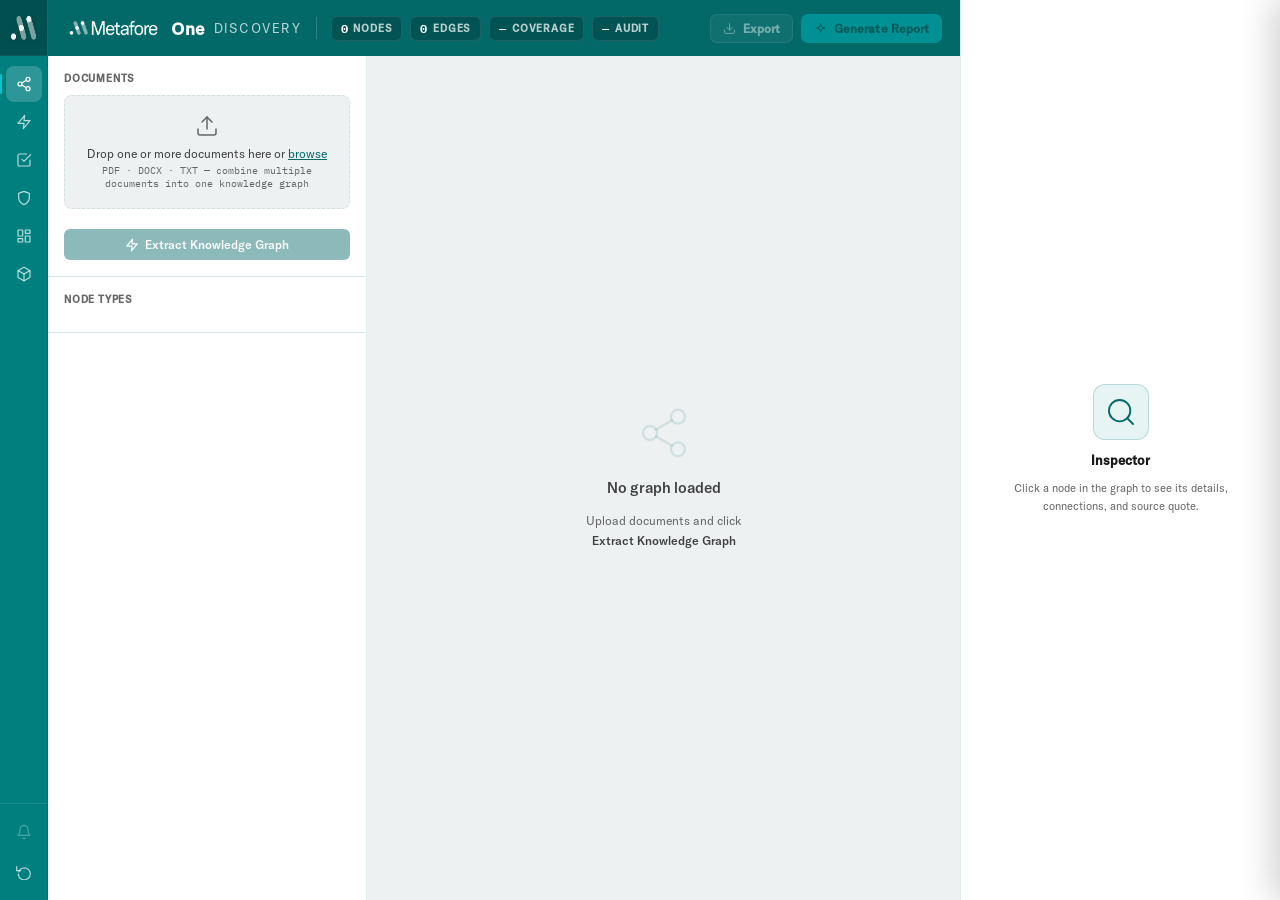
<file: discovery-engine/frontend/index.html>
<!DOCTYPE html>
<html lang="en">
<head>
  <meta charset="UTF-8" />
  <meta name="viewport" content="width=device-width, initial-scale=1.0" />
  <title>Metafore Works — Discovery</title>

  <!-- Self-hosted brand fonts -->
  <style>
    @font-face { font-family: 'GT America'; src: url('fonts/GT-America-Standard-Regular.otf'); font-weight: 400; font-style: normal; }
    @font-face { font-family: 'GT America'; src: url('fonts/GT-America-Standard-Medium.otf');  font-weight: 500; font-style: normal; }
    @font-face { font-family: 'Brut Grotesque'; src: url('fonts/BrutGrotesque-Book.otf');  font-weight: 400; }
    @font-face { font-family: 'Brut Grotesque'; src: url('fonts/BrutGrotesque-Light.otf'); font-weight: 300; }
    @font-face { font-family: 'IBM Plex Mono'; src: url('fonts/IBMPlexMono-Regular.ttf'); font-weight: 400; }
    @font-face { font-family: 'IBM Plex Mono'; src: url('fonts/IBMPlexMono-Light.ttf');   font-weight: 300; }
    @font-face { font-family: 'IBM Plex Mono'; src: url('fonts/IBMPlexMono-Bold.ttf');    font-weight: 700; }
    @font-face { font-family: 'Inter'; src: url('fonts/Inter_18pt-Regular.ttf'); font-weight: 400; }
    @font-face { font-family: 'Inter'; src: url('fonts/Inter_18pt-Bold.ttf');    font-weight: 700; }
  </style>

  <link rel="stylesheet" href="styles.css?v=20260502b" />
  <script src="vis-network.min.js"></script>
  <link rel="stylesheet" href="vis-network.min.css" />
</head>
<body>

<div class="app-shell">

  <!-- ── Left sidebar (48px icon rail per design spec) ── -->
  <aside class="sidebar">
    <div class="sidebar-logo" title="Metafore One">
      <img src="metafore-logo.png" alt="Metafore" width="26" height="26" />
    </div>
    <nav class="sidebar-nav">
      <button class="nav-btn active" id="nav-graph" title="Knowledge Graph">
        <svg width="16" height="16" viewBox="0 0 24 24" fill="none" stroke="currentColor" stroke-width="1.8" stroke-linecap="round" stroke-linejoin="round">
          <circle cx="18" cy="5" r="3"/><circle cx="6" cy="12" r="3"/><circle cx="18" cy="19" r="3"/>
          <line x1="8.59" y1="13.51" x2="15.42" y2="17.49"/><line x1="15.41" y1="6.51" x2="8.59" y2="10.49"/>
        </svg>
        <span class="nav-label">Knowledge Graph</span>
      </button>
      <button class="nav-btn" id="nav-workflows" title="Workflows">
        <svg width="16" height="16" viewBox="0 0 24 24" fill="none" stroke="currentColor" stroke-width="1.8" stroke-linecap="round" stroke-linejoin="round">
          <polygon points="13 2 3 14 12 14 11 22 21 10 12 10 13 2"/>
        </svg>
        <span class="nav-label">Workflows</span>
      </button>
      <button class="nav-btn" id="nav-gap" title="Gap Analysis">
        <svg width="16" height="16" viewBox="0 0 24 24" fill="none" stroke="currentColor" stroke-width="1.8" stroke-linecap="round" stroke-linejoin="round">
          <path d="M9 11l3 3L22 4"/>
          <path d="M21 12v7a2 2 0 0 1-2 2H5a2 2 0 0 1-2-2V5a2 2 0 0 1 2-2h11"/>
        </svg>
        <span class="nav-label">Gap Analysis</span>
      </button>
      <button class="nav-btn" id="nav-conformance" title="Audit Check — compare an audit document against the SOP">
        <svg width="16" height="16" viewBox="0 0 24 24" fill="none" stroke="currentColor" stroke-width="1.8" stroke-linecap="round" stroke-linejoin="round">
          <path d="M12 22s8-4 8-10V5l-8-3-8 3v7c0 6 8 10 8 10z"/>
        </svg>
        <span class="nav-label">Audit Check</span>
      </button>
      <button class="nav-btn" id="nav-dashboard" title="Dashboard">
        <svg width="16" height="16" viewBox="0 0 24 24" fill="none" stroke="currentColor" stroke-width="1.8" stroke-linecap="round" stroke-linejoin="round">
          <rect x="3" y="3" width="7" height="9"/>
          <rect x="14" y="3" width="7" height="5"/>
          <rect x="14" y="12" width="7" height="9"/>
          <rect x="3" y="16" width="7" height="5"/>
        </svg>
        <span class="nav-label">Dashboard</span>
      </button>
      <button class="nav-btn" id="nav-object-model" title="Object Model">
        <svg width="16" height="16" viewBox="0 0 24 24" fill="none" stroke="currentColor" stroke-width="1.8" stroke-linecap="round" stroke-linejoin="round">
          <path d="M21 16V8a2 2 0 0 0-1-1.73l-7-4a2 2 0 0 0-2 0l-7 4A2 2 0 0 0 3 8v8a2 2 0 0 0 1 1.73l7 4a2 2 0 0 0 2 0l7-4A2 2 0 0 0 21 16z"/>
          <polyline points="3.27 6.96 12 12.01 20.73 6.96"/>
          <line x1="12" y1="22.08" x2="12" y2="12"/>
        </svg>
        <span class="nav-label">Object Model</span>
      </button>
    </nav>
    <div class="sidebar-bottom">
      <button class="nav-btn" id="btn-pulse" disabled title="Pulse — alerts &amp; recommendations">
        <span class="sidebar-pulse-wrap">
          <svg width="16" height="16" viewBox="0 0 24 24" fill="none" stroke="currentColor" stroke-width="1.8" stroke-linecap="round" stroke-linejoin="round">
            <path d="M18 8A6 6 0 0 0 6 8c0 7-3 9-3 9h18s-3-2-3-9"/>
            <path d="M13.73 21a2 2 0 0 1-3.46 0"/>
          </svg>
          <span class="pulse-badge" id="pulse-badge" hidden>0</span>
        </span>
        <span class="nav-label">Pulse</span>
      </button>
      <button class="nav-btn" id="btn-reset" title="Reset workspace">
        <svg width="16" height="16" viewBox="0 0 24 24" fill="none" stroke="currentColor" stroke-width="1.8" stroke-linecap="round" stroke-linejoin="round">
          <polyline points="1 4 1 10 7 10"/>
          <path d="M3.51 15a9 9 0 1 0 .49-3.16"/>
        </svg>
        <span class="nav-label">Reset</span>
      </button>
    </div>
  </aside>

  <!-- ── Main column ── -->
  <div class="main-column">

    <!-- Header — "One · Discovery" + graph name + stat chips -->
    <header class="header">
      <div class="header-left">
        <div class="header-brand">
          <img class="header-logo" src="metafore-logo-horizontal.png" alt="Metafore" />
          <span class="header-one">One</span>
          <span class="header-product">Discovery</span>
        </div>
        <div class="header-divider"></div>
        <span class="header-graphname" id="header-graphname"></span>
      </div>
      <div class="header-stats">
        <div class="stat-chip ds-statchip" id="chip-nodes" hidden>
          <span class="chip-val ds-statchip-val" id="stat-nodes">0</span>
          <span class="chip-label ds-statchip-lbl">Nodes</span>
        </div>
        <div class="stat-chip ds-statchip" id="chip-edges" hidden>
          <span class="chip-val ds-statchip-val" id="stat-edges">0</span>
          <span class="chip-label ds-statchip-lbl">Edges</span>
        </div>
        <div class="stat-chip ds-statchip" id="chip-coverage" hidden>
          <span class="chip-val ds-statchip-val" id="stat-coverage">—</span>
          <span class="chip-label ds-statchip-lbl">Coverage</span>
        </div>
        <div class="stat-chip ds-statchip" id="chip-conformance" hidden>
          <span class="chip-val ds-statchip-val" id="stat-conformance">—</span>
          <span class="chip-label ds-statchip-lbl">Audit</span>
        </div>
      </div>
      <div class="header-right">
        <button class="btn-header" id="btn-export" disabled title="Export current view (coming soon)">
          <svg width="13" height="13" viewBox="0 0 24 24" fill="none" stroke="currentColor" stroke-width="1.8" stroke-linecap="round" stroke-linejoin="round">
            <path d="M21 15v4a2 2 0 0 1-2 2H5a2 2 0 0 1-2-2v-4"/>
            <polyline points="7 10 12 15 17 10"/>
            <line x1="12" y1="15" x2="12" y2="3"/>
          </svg>
          <span>Export</span>
        </button>
        <button class="btn-header btn-report" id="btn-generate-report" disabled title="Generate a printable executive report from current state">
          <svg width="13" height="13" viewBox="0 0 24 24" fill="none" stroke="currentColor" stroke-width="1.8" stroke-linecap="round" stroke-linejoin="round">
            <path d="M12 3l2 6 6 2-6 2-2 6-2-6-6-2 6-2z"/>
          </svg>
          <span>Generate Report</span>
        </button>
      </div>
    </header>

    <!-- Body (upload panel + graph) -->
    <div class="body-area">

      <!-- Left panel -->
      <div class="upload-panel" id="upload-panel">

        <!-- Dashboard view (default) -->
        <div id="dashboard-panel" class="dash-panel"></div>

        <!-- Knowledge Graph view -->
        <div id="graph-panel-view">
          <div class="panel-section">
            <div class="section-label">Documents</div>

            <div class="upload-zone" id="upload-zone">
              <div class="upload-icon">
                <svg width="24" height="24" viewBox="0 0 24 24" fill="none" stroke="currentColor" stroke-width="1.5" stroke-linecap="round" stroke-linejoin="round">
                  <path d="M21 15v4a2 2 0 0 1-2 2H5a2 2 0 0 1-2-2v-4"/>
                  <polyline points="17 8 12 3 7 8"/><line x1="12" y1="3" x2="12" y2="15"/>
                </svg>
              </div>
              <p class="upload-text">Drop one or more documents here or <label for="file-input" class="file-label">browse</label></p>
              <p class="upload-hint">PDF · DOCX · TXT — combine multiple documents into one knowledge graph</p>
              <input type="file" id="file-input" multiple accept=".pdf,.docx,.txt" hidden />
            </div>

            <ul class="file-list" id="file-list"></ul>

            <button id="btn-extract" class="btn-primary" disabled>
              <svg width="14" height="14" viewBox="0 0 24 24" fill="none" stroke="currentColor" stroke-width="2" stroke-linecap="round" stroke-linejoin="round" style="margin-right:6px">
                <polygon points="13 2 3 14 12 14 11 22 21 10 12 10 13 2"/>
              </svg>
              Extract Knowledge Graph
            </button>
          </div>

          <div class="panel-section" id="legend-section" hidden>
            <div class="section-label">Node Types</div>
            <ul class="legend-list" id="legend-list"></ul>
          </div>

          <!-- Cross-document insights — only shown when 2+ source documents -->
          <div id="cross-doc-insights" class="cross-doc-insights" hidden>
            <div class="cross-doc-header">
              <span class="cross-doc-title">Cross-Document Insights</span>
              <span class="cross-doc-status" id="cross-doc-status">Loading…</span>
            </div>
            <ul class="cross-doc-list" id="cross-doc-list"></ul>
          </div>
        </div>

        <!-- Workflows view → Celonis-style Process Mining -->
        <div id="workflows-panel-view" hidden>

          <!-- Empty state: shown until a graph is uploaded -->
          <div id="pm-empty-state" class="pm-empty-state">
            <div class="pm-empty-icon">
              <svg width="44" height="44" viewBox="0 0 24 24" fill="none" stroke="currentColor" stroke-width="1.4" stroke-linecap="round" stroke-linejoin="round">
                <path d="M3 3v18h18"/>
                <path d="M7 14l4-4 4 4 5-7"/>
              </svg>
            </div>
            <p class="pm-empty-title">No process to mine yet</p>
            <p class="pm-empty-sub">Upload a SOP or audit document to extract a knowledge graph — process mining will appear here using your operational data.</p>
          </div>

          <!-- Main: shown after graph + process-mining data are loaded -->
          <div id="pm-main" class="pm-main" hidden>

            <!-- Top bar -->
            <div class="pm-topbar">
              <div class="pm-topbar-left">
                <span class="pm-topbar-title">Process Explorer</span>
                <span class="pm-topbar-meta" id="pm-topbar-meta">— cases · — activities</span>
              </div>
              <div class="pm-topbar-right">
                <div class="pm-filter-wrap">
                  <button id="btn-pm-filter" class="btn-ghost-pm" title="Filter cases by loan type or status">
                    <svg width="13" height="13" viewBox="0 0 24 24" fill="none" stroke="currentColor" stroke-width="2" stroke-linecap="round" stroke-linejoin="round"><polygon points="22 3 2 3 10 12.46 10 19 14 21 14 12.46 22 3"/></svg>
                    Filter cases
                    <span class="pm-filter-badge pm-mono" id="pm-filter-badge" hidden>0</span>
                  </button>
                  <div id="pm-filter-popover" class="pm-filter-popover" hidden>
                    <div class="pm-filter-section">
                      <div class="pm-filter-label">Loan type</div>
                      <div class="pm-filter-options" id="pm-filter-loan-types"></div>
                    </div>
                    <div class="pm-filter-section">
                      <div class="pm-filter-label">Status</div>
                      <div class="pm-filter-options" id="pm-filter-statuses"></div>
                    </div>
                    <div class="pm-filter-actions">
                      <button class="btn-ghost-pm" id="pm-filter-clear">Clear</button>
                      <button class="btn-primary-pm" id="pm-filter-apply">Apply</button>
                    </div>
                  </div>
                </div>
                <button id="btn-pm-refresh" class="btn-ghost-pm" title="Reload from operational data">
                  <svg width="13" height="13" viewBox="0 0 24 24" fill="none" stroke="currentColor" stroke-width="2" stroke-linecap="round" stroke-linejoin="round"><polyline points="23 4 23 10 17 10"/><polyline points="1 20 1 14 7 14"/><path d="M3.51 9a9 9 0 0 1 14.85-3.36L23 10M1 14l4.64 4.36A9 9 0 0 0 20.49 15"/></svg>
                  Refresh
                </button>
                <button id="btn-pm-optimise" class="btn-primary-pm" title="Optimisation suggestions">
                  <svg width="13" height="13" viewBox="0 0 24 24" fill="none" stroke="currentColor" stroke-width="2" stroke-linecap="round" stroke-linejoin="round"><path d="M12 2l2.39 7.36H22l-6.19 4.5L18.2 21 12 16.5 5.8 21l2.39-7.14L2 9.36h7.61z"/></svg>
                  Optimise
                </button>
              </div>
            </div>

            <!-- KPI strip -->
            <div class="pm-kpi-strip" id="pm-kpi-strip">
              <!-- 6 .pm-kpi tiles populated by JS -->
            </div>

            <!-- Tab strip -->
            <div class="pm-tabs" role="tablist">
              <button class="pm-tab pm-tab-active" data-pm-tab="map">Process Map</button>
              <button class="pm-tab" data-pm-tab="variants">Variants <span class="pm-tab-count" id="pm-tab-count-variants">0</span></button>
              <button class="pm-tab" data-pm-tab="conformance" title="Execution Conformance — actual operational data vs the SOP-defined process">Execution Conformance</button>
            </div>

            <!-- Tab: Process Map -->
            <div id="pm-tab-map" class="pm-tab-panel pm-tab-panel-active">
              <div class="pm-slider-strip">
                <div class="pm-slider">
                  <span class="pm-slider-label">Activities</span>
                  <div class="pm-slider-track"><div class="pm-slider-fill" id="pm-slider-act-fill"></div><div class="pm-slider-thumb" id="pm-slider-act-thumb"></div></div>
                  <span class="pm-slider-val pm-mono" id="pm-slider-act-val">—</span>
                </div>
                <div class="pm-slider">
                  <span class="pm-slider-label">Connections</span>
                  <div class="pm-slider-track"><div class="pm-slider-fill" id="pm-slider-conn-fill"></div><div class="pm-slider-thumb" id="pm-slider-conn-thumb"></div></div>
                  <span class="pm-slider-val pm-mono" id="pm-slider-conn-val">—</span>
                </div>
              </div>
              <div class="pm-map-grid">
                <div class="pm-map-canvas">
                  <div class="pm-map-dotgrid"></div>
                  <svg id="pm-map-svg" class="pm-map-svg" viewBox="0 0 1480 220" preserveAspectRatio="xMidYMid meet">
                    <defs>
                      <marker id="pm-arr" viewBox="0 0 10 10" refX="9" refY="5" markerWidth="6" markerHeight="6" orient="auto-start-reverse">
                        <path d="M0,0 L10,5 L0,10 z" class="pm-arr-fill-brand"/>
                      </marker>
                      <marker id="pm-arr-slow" viewBox="0 0 10 10" refX="9" refY="5" markerWidth="6" markerHeight="6" orient="auto-start-reverse">
                        <path d="M0,0 L10,5 L0,10 z" class="pm-arr-fill-red"/>
                      </marker>
                      <marker id="pm-arr-rew" viewBox="0 0 10 10" refX="9" refY="5" markerWidth="6" markerHeight="6" orient="auto-start-reverse">
                        <path d="M0,0 L10,5 L0,10 z" class="pm-arr-fill-amber"/>
                      </marker>
                    </defs>
                  </svg>
                  <div class="pm-map-legend">
                    <div class="pm-legend-label">Edges</div>
                    <div class="pm-legend-row"><span class="pm-legend-line pm-line-brand"></span>Normal flow · thickness = cases</div>
                    <div class="pm-legend-row"><span class="pm-legend-line pm-line-red"></span>SLA breach / slow</div>
                    <div class="pm-legend-row"><span class="pm-legend-line pm-line-amber pm-line-dashed"></span>Rework loop</div>
                  </div>
                </div>
                <div class="pm-map-inspector" id="pm-map-inspector">
                  <!-- populated by JS when an activity is selected -->
                </div>
              </div>
            </div>

            <!-- Tab: Variants -->
            <div id="pm-tab-variants" class="pm-tab-panel" hidden>
              <div class="pm-var-grid">
                <div class="pm-var-list-wrap">
                  <div class="pm-var-list-head">
                    <span class="section-label">Variants · sorted by frequency</span>
                    <span class="pm-var-list-count" id="pm-var-list-count">0</span>
                  </div>
                  <div class="pm-var-list" id="pm-var-list"></div>
                </div>
                <div class="pm-var-detail" id="pm-var-detail"></div>
              </div>
            </div>

            <!-- Tab: Conformance -->
            <div id="pm-tab-conformance" class="pm-tab-panel" hidden>
              <div class="pm-conf-wrap" id="pm-conf-wrap"></div>
            </div>

          </div>

          <!-- Optimise results overlay -->
          <div id="pm-optimise-overlay" class="pm-optimise-overlay" hidden>
            <div class="pm-optimise-modal">
              <div class="pm-optimise-head">
                <div class="pm-optimise-title-wrap">
                  <div class="pm-optimise-title">Optimisation suggestions</div>
                </div>
                <button class="pm-optimise-close" id="pm-optimise-close" aria-label="Close">
                  <svg width="14" height="14" viewBox="0 0 24 24" fill="none" stroke="currentColor" stroke-width="2" stroke-linecap="round" stroke-linejoin="round"><line x1="18" y1="6" x2="6" y2="18"/><line x1="6" y1="6" x2="18" y2="18"/></svg>
                </button>
              </div>
              <div class="pm-optimise-body" id="pm-optimise-body">
                <!-- populated by JS -->
              </div>
            </div>
          </div>

          <!-- Hidden DOM elements kept for legacy JS refs (workflow narrative — not surfaced) -->
          <div id="workflow-spinner" class="workflow-spinner hidden" hidden>
            <div class="spinner-ring spinner-ring-sm"></div>
            <span class="workflow-spinner-label">Analysing graph and generating workflows…</span>
          </div>
          <div id="workflow-thin-graph-msg" class="workflow-thin-msg" hidden>
            Upload a richer document to generate meaningful workflows
          </div>
          <button id="btn-generate-workflows" hidden disabled></button>
          <div id="workflow-list" hidden></div>
        </div>

        <!-- Gap Analysis view -->
        <div id="gap-panel" class="gap-panel" hidden>

          <!-- top bar -->
          <div class="gap-topbar">
            <div class="gap-topbar-left">
              <span class="gap-topbar-title">Gap Analysis &amp; Blueprint</span>
              <span class="gap-last-analysed" id="gap-last-analysed">Not yet analysed</span>
            </div>
            <button id="btn-gap-analyse" class="btn-header" disabled>Analyse Graph</button>
          </div>

          <!-- empty state -->
          <div class="gap-empty-state" id="gap-empty-state">
            <div class="gap-empty-icon">
              <svg width="48" height="48" viewBox="0 0 24 24" fill="none" stroke="currentColor" stroke-width="1" stroke-linecap="round" stroke-linejoin="round">
                <path d="M9 11l3 3L22 4"/>
                <path d="M21 12v7a2 2 0 0 1-2 2H5a2 2 0 0 1-2-2V5a2 2 0 0 1 2-2h11"/>
              </svg>
            </div>
            <p class="gap-empty-title">No analysis yet</p>
            <p class="gap-empty-sub">Click <strong>Analyse Graph</strong> to check your Knowledge Graph for completeness and generate improvement recommendations.</p>
            <button id="btn-gap-analyse-empty" class="btn-primary gap-empty-btn" disabled>Analyse Graph</button>
          </div>

          <!-- loading -->
          <div class="gap-loading" id="gap-loading" hidden>
            <div class="spinner-ring-sm"></div>
            <span class="gap-loading-label">Calculating…</span>
          </div>

          <!-- results -->
          <div class="gap-results" id="gap-results" hidden>

            <!-- score + stats row -->
            <div class="gap-score-row">
              <div class="gap-score-card">
                <div class="section-label" style="margin-bottom:10px">Coverage Score</div>
                <div class="gap-score-number" id="gap-score-number">—</div>
                <div class="gap-score-bar-wrap">
                  <div class="gap-score-bar-track">
                    <div class="gap-score-bar-fill" id="gap-score-bar-fill" style="width:0%"></div>
                  </div>
                  <span class="gap-score-badge" id="gap-score-badge">—</span>
                </div>
              </div>
              <div class="gap-stats-card">
                <div class="section-label" style="margin-bottom:10px">Graph Statistics</div>
                <div class="gap-stats-grid" id="gap-stats-grid"></div>
              </div>
            </div>

            <!-- checks -->
            <div class="gap-checks-section" id="gap-checks-section"></div>

            <!-- blueprint -->
            <div class="gap-blueprint-wrap">
              <div id="gap-blueprint-pre" class="gap-blueprint-pre">
                <div class="section-label">Blueprint Summary</div>
                <p class="gap-bp-pre-text">Generate a blueprint based on the gap analysis above.</p>
                <button id="btn-generate-blueprint" class="btn-primary gap-bp-btn">Generate Blueprint →</button>
              </div>
              <div id="gap-blueprint-result" class="gap-blueprint-result" hidden>
                <!-- populated by JS -->
              </div>
            </div>

          </div><!-- /gap-results -->
        </div><!-- /gap-panel -->

        <!-- Conformance view -->
        <div id="conformance-panel" class="conformance-panel" hidden>

          <!-- top bar -->
          <div class="conf-topbar">
            <div class="conf-topbar-left">
              <span class="conf-topbar-title">Audit Check — SOP vs Audit Document</span>
              <span class="conf-graph-info" id="conf-graph-info">No graph loaded</span>
            </div>
          </div>

          <!-- Section 1: Upload (always visible) -->
          <div class="conf-upload-wrap" id="conf-upload-wrap">

            <div class="conf-main-doc-row" id="conf-main-doc-row" hidden>
              <!-- populated by JS: "Analysing against: {filename} ✓" -->
            </div>

            <div class="conf-drop-zone" id="conf-drop-zone">
              <div class="conf-drop-icon">
                <svg width="22" height="22" viewBox="0 0 24 24" fill="none" stroke="currentColor" stroke-width="1.5" stroke-linecap="round" stroke-linejoin="round">
                  <path d="M21 15v4a2 2 0 0 1-2 2H5a2 2 0 0 1-2-2v-4"/>
                  <polyline points="17 8 12 3 7 8"/><line x1="12" y1="3" x2="12" y2="15"/>
                </svg>
              </div>
              <p class="conf-drop-label">Drop evidence document here</p>
              <p class="conf-drop-sub">Audit report · incident log · email thread · meeting minutes · inspection record</p>
              <p class="conf-drop-hint">PDF · DOCX · TXT</p>
              <input type="file" id="conf-file-input" accept=".pdf,.docx,.txt" hidden />
            </div>

            <div class="conf-file-selected" id="conf-file-selected" hidden>
              <!-- populated by JS after upload -->
            </div>

            <button id="btn-run-conformance" class="btn-primary conf-run-btn" disabled>
              Run Audit Check →
            </button>

          </div><!-- /conf-upload-wrap -->

          <!-- Section 2: Loading -->
          <div class="conf-loading" id="conf-loading" hidden>
            <div class="spinner-ring"></div>
            <p class="conf-loading-label" id="conf-loading-label">Comparing evidence against graph nodes…</p>
            <p class="conf-loading-sub">This typically takes 15–30 seconds</p>
          </div>

          <!-- Section 3: Results -->
          <div class="conf-results" id="conf-results" hidden>
            <div class="conf-score-card"       id="conf-score-card"></div>
            <div class="conf-overlay-controls" id="conf-overlay-controls"></div>
            <div class="conf-report"           id="conf-report"></div>
            <div class="conf-actions">
              <button class="btn-header conf-action-btn" id="btn-conf-reset-upload">Upload Different Evidence</button>
              <button class="btn-primary conf-action-btn" id="btn-conf-rerun">Re-run Analysis</button>
            </div>
          </div>

        </div><!-- /conformance-panel -->

        <!-- Object Model view -->
        <div id="object-model-panel" hidden>
          <div class="om-topbar">
            <div class="om-topbar-left">
              <span class="om-title">Object Model</span>
              <span class="om-meta pm-mono" id="om-meta">—</span>
            </div>
            <div class="om-topbar-right" id="om-topbar-actions" hidden>
              <button class="btn-ghost-pm" id="btn-om-jump-pydantic" title="Jump to Pydantic models">
                <svg width="13" height="13" viewBox="0 0 24 24" fill="none" stroke="currentColor" stroke-width="2" stroke-linecap="round" stroke-linejoin="round"><path d="M21 15v4a2 2 0 0 1-2 2H5a2 2 0 0 1-2-2v-4"/><polyline points="7 10 12 15 17 10"/><line x1="12" y1="15" x2="12" y2="3"/></svg>
                Pydantic
              </button>
              <button class="btn-ghost-pm" id="btn-om-jump-schema" title="Jump to JSON Schema">
                <svg width="13" height="13" viewBox="0 0 24 24" fill="none" stroke="currentColor" stroke-width="2" stroke-linecap="round" stroke-linejoin="round"><path d="M21 15v4a2 2 0 0 1-2 2H5a2 2 0 0 1-2-2v-4"/><polyline points="7 10 12 15 17 10"/><line x1="12" y1="15" x2="12" y2="3"/></svg>
                JSON Schema
              </button>
              <button class="btn-primary-pm" id="btn-om-regenerate" title="Re-run object model generation against the current graph">
                <svg width="13" height="13" viewBox="0 0 24 24" fill="none" stroke="currentColor" stroke-width="2" stroke-linecap="round" stroke-linejoin="round"><polyline points="23 4 23 10 17 10"/><polyline points="1 20 1 14 7 14"/><path d="M3.51 9a9 9 0 0 1 14.85-3.36L23 10M1 14l4.64 4.36A9 9 0 0 0 20.49 15"/></svg>
                Regenerate
              </button>
            </div>
          </div>
          <!-- Loading state -->
          <div id="om-loading" class="om-loading" hidden>
            <div class="spinner-ring spinner-ring-sm"></div>
            <span class="om-loading-label">Generating object model…</span>
          </div>

          <!-- Empty state (no graph yet) -->
          <div id="om-empty" class="om-empty-state">
            <p class="om-empty-text">Extract a Knowledge Graph first to generate the object model.</p>
          </div>

          <p class="model-summary" id="model-summary"></p>
          <div class="modal-tabs om-tabs" id="om-tabs" hidden>
            <button class="tab active" data-tab="pydantic">Pydantic</button>
            <button class="tab" data-tab="schema">JSON Schema</button>
            <button class="tab" data-tab="diagram">Entity Diagram</button>
          </div>
          <div class="modal-body om-body" id="om-body" hidden>
            <div class="tab-content" id="tab-pydantic">
              <div class="copy-row">
                <button class="btn-copy" id="copy-pydantic">Copy</button>
              </div>
              <pre id="pydantic-code"></pre>
            </div>
            <div class="tab-content hidden" id="tab-schema">
              <div class="copy-row">
                <button class="btn-copy" id="copy-schema">Copy</button>
              </div>
              <pre id="schema-code"></pre>
            </div>
            <div class="tab-content hidden" id="tab-diagram">
              <div class="erd-container" id="erd-container">
                <svg class="erd-svg" id="erd-svg"></svg>
                <div class="erd-entities" id="erd-entities"></div>
              </div>
            </div>
          </div>
        </div><!-- /object-model-panel -->

      </div><!-- /upload-panel -->

      <!-- Graph area (always visible) -->
      <div class="graph-area">
        <div class="placeholder" id="placeholder">
          <div class="placeholder-icon">
            <svg width="56" height="56" viewBox="0 0 24 24" fill="none" stroke="currentColor" stroke-width="1" stroke-linecap="round" stroke-linejoin="round">
              <circle cx="18" cy="5" r="3"/><circle cx="6" cy="12" r="3"/><circle cx="18" cy="19" r="3"/>
              <line x1="8.59" y1="13.51" x2="15.42" y2="17.49"/><line x1="15.41" y1="6.51" x2="8.59" y2="10.49"/>
            </svg>
          </div>
          <p class="placeholder-title">No graph loaded</p>
          <p class="placeholder-sub">Upload documents and click<br/><strong>Extract Knowledge Graph</strong></p>
        </div>

        <div id="spinner" class="spinner hidden">
          <div class="spinner-ring"></div>
          <p class="spinner-label">Extracting knowledge graph…</p>
        </div>

        <div id="graph-source-chips" class="graph-source-chips" hidden>
          <span class="graph-source-label" id="graph-source-label">Knowledge Graph</span>
          <div class="graph-source-chips-row" id="graph-source-chips-row"></div>
          <button class="graph-source-clear" id="graph-source-clear" hidden>Clear filter ×</button>
        </div>

        <div id="gap-highlight-banner" class="gap-highlight-banner" hidden>
          Showing <span id="gap-banner-count">0</span> nodes from <span id="gap-banner-source">Gap Analysis</span> —
          <button id="gap-banner-clear" class="gap-banner-clear">Clear ×</button>
        </div>

        <div id="network-container"></div>

        <!-- ── Natural Language Query ── -->
        <div id="nlq-container" class="nlq-container" hidden>

          <!-- Answer card (slides up above bar) -->
          <div id="nlq-answer-card" class="nlq-answer-card" hidden>
            <div id="nlq-shimmer" class="nlq-shimmer">
              <div class="shimmer-line shimmer-long"></div>
              <div class="shimmer-line shimmer-medium"></div>
              <div class="shimmer-line shimmer-short"></div>
              <p class="nlq-loading-label">Analysing your graph…</p>
            </div>
            <div id="nlq-answer-content" class="nlq-answer-content" hidden>
              <div class="nlq-answer-header">
                <svg width="12" height="12" viewBox="0 0 24 24" fill="none" stroke="currentColor" stroke-width="2" stroke-linecap="round" stroke-linejoin="round" class="nlq-answer-icon"><circle cx="12" cy="12" r="10"/><path d="M9.09 9a3 3 0 0 1 5.83 1c0 2-3 3-3 3"/><line x1="12" y1="17" x2="12.01" y2="17"/></svg>
                <span id="nlq-question-echo" class="nlq-question-echo"></span>
                <button class="nlq-close-btn" id="nlq-close-btn" title="Close">
                  <svg width="11" height="11" viewBox="0 0 24 24" fill="none" stroke="currentColor" stroke-width="2.5" stroke-linecap="round" stroke-linejoin="round"><line x1="18" y1="6" x2="6" y2="18"/><line x1="6" y1="6" x2="18" y2="18"/></svg>
                </button>
              </div>
              <p id="nlq-answer-text" class="nlq-answer-text"></p>
              <div id="nlq-node-chips" class="nlq-chips-row"></div>
              <div id="nlq-followup-chips" class="nlq-followup-row"></div>
            </div>
          </div>

          <!-- Input bar -->
          <div class="nlq-bar">
            <div id="nlq-context-chips" class="nlq-context-chips"></div>
            <div class="nlq-input-row">
              <input type="text" id="nlq-input" class="nlq-input" placeholder="Ask about your graph…" maxlength="500" autocomplete="off" />
              <span id="nlq-char-count" class="nlq-char-count"></span>
              <button id="nlq-submit" class="nlq-submit-btn" title="Ask">
                <svg width="14" height="14" viewBox="0 0 24 24" fill="none" stroke="currentColor" stroke-width="2" stroke-linecap="round" stroke-linejoin="round"><line x1="22" y1="2" x2="11" y2="13"/><polygon points="22 2 15 22 11 13 2 9 22 2"/></svg>
              </button>
            </div>
          </div>

        </div><!-- /nlq-container -->

      </div><!-- /graph-area -->

    </div><!-- /body-area -->

  </div><!-- /main-column -->

  <!-- ── Right inspector panel (always visible in graph view) ── -->
  <aside class="detail-panel" id="detail-panel">

    <!-- Empty state — shown until a node is selected -->
    <div class="detail-empty" id="detail-empty">
      <div class="detail-empty-icon">
        <svg width="32" height="32" viewBox="0 0 24 24" fill="none" stroke="currentColor" stroke-width="1.4" stroke-linecap="round" stroke-linejoin="round">
          <circle cx="11" cy="11" r="8"/><line x1="21" y1="21" x2="16.65" y2="16.65"/>
        </svg>
      </div>
      <div class="detail-empty-title">Inspector</div>
      <div class="detail-empty-sub">Click a node in the graph to see its details, connections, and source quote.</div>
    </div>

    <!-- Selected-node content -->
    <div class="detail-inner" id="detail-inner" hidden>
      <div class="detail-header">
        <div class="detail-type-badge" id="detail-badge"></div>
        <div class="detail-header-actions">
          <button class="icon-btn" id="detail-focus" title="Center in graph">
            <svg width="13" height="13" viewBox="0 0 24 24" fill="none" stroke="currentColor" stroke-width="2" stroke-linecap="round" stroke-linejoin="round">
              <path d="M1 12s4-8 11-8 11 8 11 8-4 8-11 8-11-8-11-8z"/><circle cx="12" cy="12" r="3"/>
            </svg>
          </button>
          <button class="icon-btn" id="close-detail" title="Deselect">
            <svg width="13" height="13" viewBox="0 0 24 24" fill="none" stroke="currentColor" stroke-width="2" stroke-linecap="round" stroke-linejoin="round">
              <line x1="18" y1="6" x2="6" y2="18"/><line x1="6" y1="6" x2="18" y2="18"/>
            </svg>
          </button>
        </div>
      </div>
      <h2 class="detail-title" id="detail-title"></h2>
      <p class="detail-desc" id="detail-desc"></p>

      <!-- Stat cards: incoming + outgoing edge counts -->
      <div class="detail-stats" id="detail-stats">
        <div class="detail-stat">
          <div class="detail-stat-val ds-mono-num" id="detail-stat-in">0</div>
          <div class="detail-stat-lbl">Incoming</div>
        </div>
        <div class="detail-stat">
          <div class="detail-stat-val ds-mono-num" id="detail-stat-out">0</div>
          <div class="detail-stat-lbl">Outgoing</div>
        </div>
      </div>

      <!-- Connections list -->
      <div class="detail-section" id="detail-connections-wrap" hidden>
        <div class="detail-section-label">Connections</div>
        <ul class="detail-connections" id="detail-connections"></ul>
      </div>

      <!-- Sources (filenames) -->
      <div class="detail-sources-row" id="detail-sources-row" hidden>
        <span class="detail-sources-label">Sources</span>
        <span class="detail-sources-value" id="detail-sources-value"></span>
      </div>

      <!-- Source quote -->
      <div class="detail-source-block">
        <div class="detail-section-label">Source Text</div>
        <blockquote id="detail-source"></blockquote>
        <div class="detail-source-cite" id="detail-source-cite"></div>
      </div>
    </div>
  </aside>

</div><!-- /app-shell -->

<!-- ── Object Model Modal ── -->

<!-- ── Pulse Recommendations Drawer ── -->
<div class="pulse-overlay" id="pulse-overlay" hidden></div>
<div class="pulse-drawer" id="pulse-drawer">
  <div class="pulse-drawer-header">
    <div class="pulse-drawer-title">
      <svg width="14" height="14" viewBox="0 0 24 24" fill="none" stroke="currentColor" stroke-width="2" stroke-linecap="round" stroke-linejoin="round">
        <path d="M18 8A6 6 0 0 0 6 8c0 7-3 9-3 9h18s-3-2-3-9"/>
        <path d="M13.73 21a2 2 0 0 1-3.46 0"/>
      </svg>
      Pulse Recommendations
    </div>
    <button class="pulse-drawer-close" id="pulse-drawer-close" title="Close">
      <svg width="14" height="14" viewBox="0 0 24 24" fill="none" stroke="currentColor" stroke-width="2.5" stroke-linecap="round" stroke-linejoin="round">
        <line x1="18" y1="6" x2="6" y2="18"/><line x1="6" y1="6" x2="18" y2="18"/>
      </svg>
    </button>
  </div>
  <div class="pulse-drawer-body" id="pulse-drawer-body">
    <div class="pulse-empty-state">Extract a graph to see recommendations.</div>
  </div>
</div>

<script src="app.js?v=20260502b"></script>
</body>
</html>
</file>
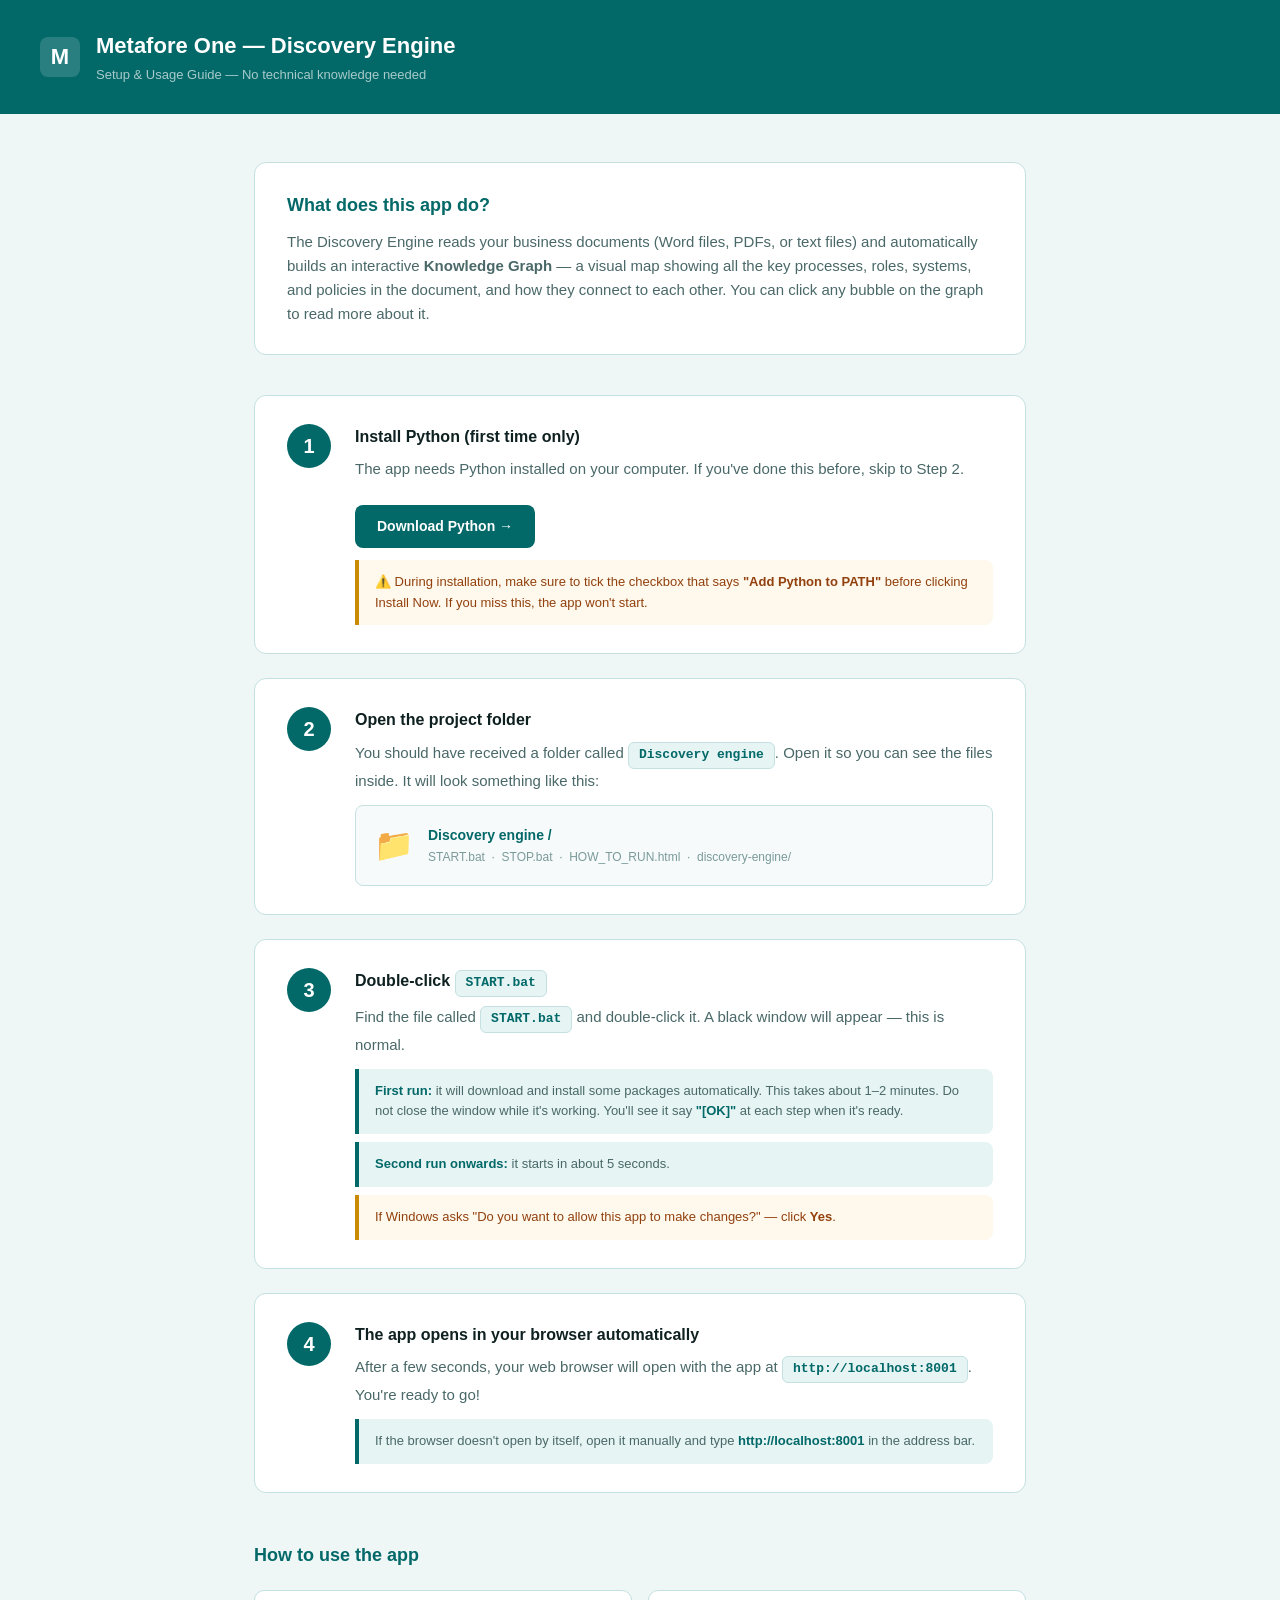
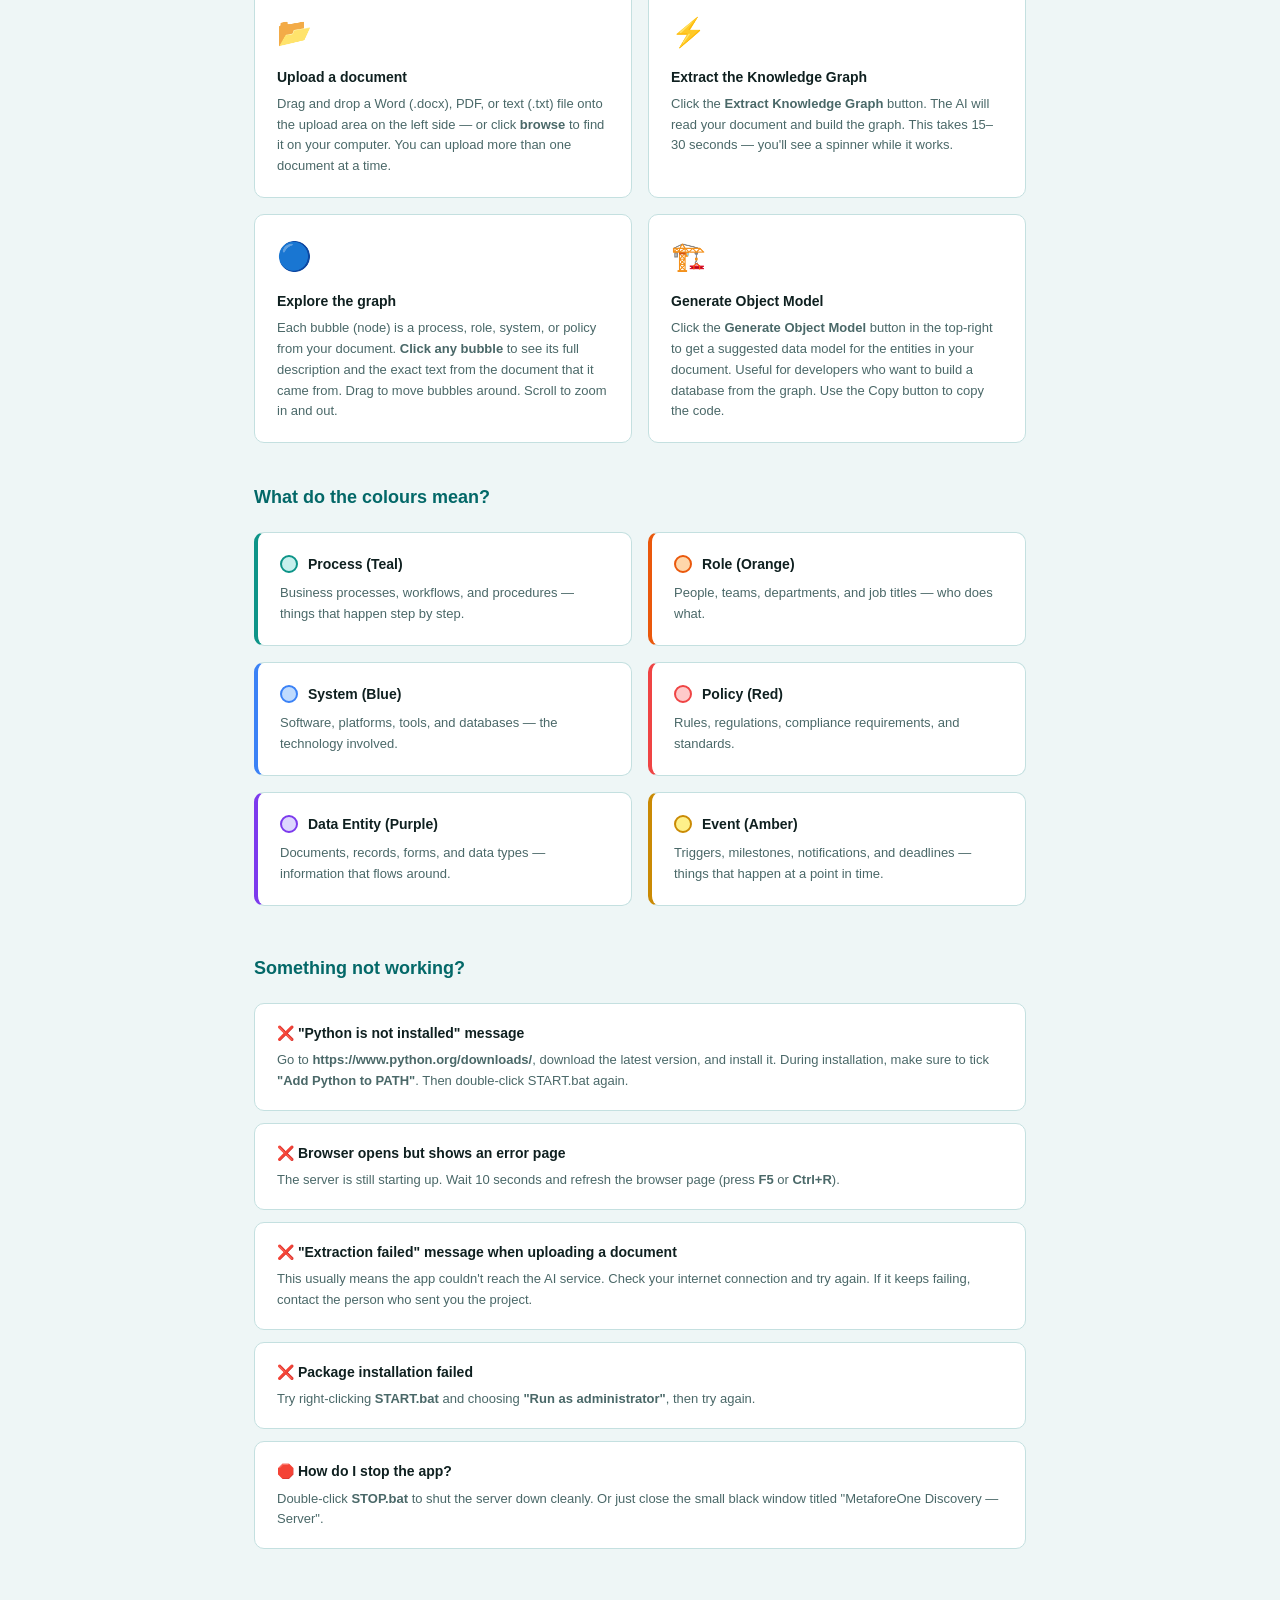
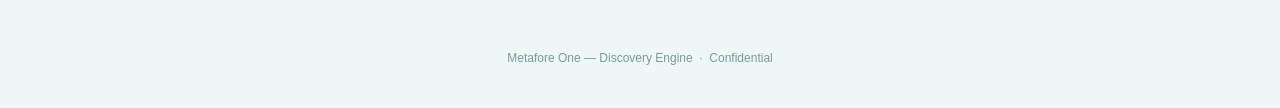
<file: HOW_TO_RUN.html>
<!DOCTYPE html>
<html lang="en">
<head>
  <meta charset="UTF-8" />
  <meta name="viewport" content="width=device-width, initial-scale=1.0" />
  <title>How to Run — Metafore Discovery Engine</title>
  <style>
    * { box-sizing: border-box; margin: 0; padding: 0; }
    body {
      font-family: -apple-system, BlinkMacSystemFont, 'Segoe UI', sans-serif;
      background: #EEF6F6; color: #0f2020; font-size: 15px; line-height: 1.6;
    }

    /* Header */
    .header {
      background: #036868; color: #fff;
      padding: 28px 40px; display: flex; align-items: center; gap: 16px;
    }
    .header-mark {
      width: 40px; height: 40px; background: rgba(255,255,255,0.15);
      border-radius: 8px; display: flex; align-items: center; justify-content: center;
      font-size: 22px; font-weight: 800; color: #fff;
    }
    .header-text h1 { font-size: 22px; font-weight: 700; }
    .header-text p  { font-size: 13px; color: rgba(255,255,255,0.65); margin-top: 2px; }

    /* Content */
    .content { max-width: 820px; margin: 0 auto; padding: 48px 24px; }

    .intro {
      background: #fff; border: 1px solid #C4E0E0; border-radius: 12px;
      padding: 28px 32px; margin-bottom: 40px;
    }
    .intro h2 { font-size: 18px; font-weight: 600; margin-bottom: 10px; color: #036868; }
    .intro p  { color: #4a6868; }

    /* Steps */
    .steps { display: flex; flex-direction: column; gap: 24px; }

    .step {
      background: #fff; border: 1px solid #C4E0E0; border-radius: 12px;
      padding: 28px 32px; display: flex; gap: 24px; align-items: flex-start;
    }
    .step-num {
      width: 44px; height: 44px; border-radius: 50%;
      background: #036868; color: #fff;
      font-size: 20px; font-weight: 700;
      display: flex; align-items: center; justify-content: center;
      flex-shrink: 0;
    }
    .step-body { flex: 1; }
    .step-body h3 { font-size: 16px; font-weight: 600; margin-bottom: 8px; }
    .step-body p  { color: #4a6868; margin-bottom: 10px; }
    .step-body p:last-child { margin-bottom: 0; }

    .tag {
      display: inline-block;
      background: #E6F4F4; border: 1px solid #C4E0E0;
      border-radius: 6px; padding: 2px 10px;
      font-size: 13px; font-weight: 600; color: #036868;
      font-family: 'Courier New', monospace;
    }

    .callout {
      background: #E6F4F4; border-left: 4px solid #036868;
      border-radius: 0 8px 8px 0;
      padding: 12px 16px; margin-top: 12px;
      font-size: 13px; color: #4a6868;
    }
    .callout strong { color: #036868; }

    .warning {
      background: #FEF9EC; border-left: 4px solid #CA8A04;
      border-radius: 0 8px 8px 0;
      padding: 12px 16px; margin-top: 12px;
      font-size: 13px; color: #92400E;
    }

    .btn-look {
      display: inline-block;
      background: #036868; color: #fff;
      border-radius: 8px; padding: 10px 22px;
      font-size: 14px; font-weight: 600;
      margin-top: 14px; text-decoration: none;
      cursor: pointer;
    }

    .file-card {
      display: flex; align-items: center; gap: 14px;
      background: #F7FAFA; border: 1px solid #C4E0E0;
      border-radius: 8px; padding: 14px 18px; margin-top: 12px;
    }
    .file-icon { font-size: 32px; }
    .file-info h4 { font-size: 14px; font-weight: 600; color: #036868; }
    .file-info p  { font-size: 12px; color: #7a9a9a; margin-top: 2px; }

    /* App guide */
    .app-guide { margin-top: 48px; }
    .app-guide h2 {
      font-size: 18px; font-weight: 600; color: #036868;
      margin-bottom: 20px;
    }
    .guide-grid {
      display: grid; grid-template-columns: 1fr 1fr;
      gap: 16px;
    }
    @media(max-width: 600px) { .guide-grid { grid-template-columns: 1fr; } }

    .guide-card {
      background: #fff; border: 1px solid #C4E0E0; border-radius: 10px;
      padding: 20px 22px;
    }
    .guide-card .icon { font-size: 28px; margin-bottom: 10px; }
    .guide-card h4 { font-size: 14px; font-weight: 600; margin-bottom: 6px; }
    .guide-card p  { font-size: 13px; color: #4a6868; }

    /* Troubleshoot */
    .trouble { margin-top: 48px; }
    .trouble h2 { font-size: 18px; font-weight: 600; color: #036868; margin-bottom: 20px; }
    .trouble-item {
      background: #fff; border: 1px solid #C4E0E0; border-radius: 10px;
      padding: 18px 22px; margin-bottom: 12px;
    }
    .trouble-item h4 { font-size: 14px; font-weight: 600; margin-bottom: 6px; color: #0f2020; }
    .trouble-item p  { font-size: 13px; color: #4a6868; }

    .footer {
      text-align: center; padding: 40px 24px;
      font-size: 12px; color: #7a9a9a;
    }
  </style>
</head>
<body>

<div class="header">
  <div class="header-mark">M</div>
  <div class="header-text">
    <h1>Metafore One — Discovery Engine</h1>
    <p>Setup & Usage Guide — No technical knowledge needed</p>
  </div>
</div>

<div class="content">

  <div class="intro">
    <h2>What does this app do?</h2>
    <p>
      The Discovery Engine reads your business documents (Word files, PDFs, or text files)
      and automatically builds an interactive <strong>Knowledge Graph</strong> — a visual map
      showing all the key processes, roles, systems, and policies in the document, and how
      they connect to each other. You can click any bubble on the graph to read more about it.
    </p>
  </div>

  <!-- ── SETUP STEPS ── -->
  <div class="steps">

    <!-- Step 1 -->
    <div class="step">
      <div class="step-num">1</div>
      <div class="step-body">
        <h3>Install Python (first time only)</h3>
        <p>The app needs Python installed on your computer. If you've done this before, skip to Step 2.</p>
        <p>
          <a class="btn-look" href="https://www.python.org/downloads/" target="_blank">
            Download Python →
          </a>
        </p>
        <div class="warning">
          ⚠️ During installation, make sure to tick the checkbox that says
          <strong>"Add Python to PATH"</strong> before clicking Install Now.
          If you miss this, the app won't start.
        </div>
      </div>
    </div>

    <!-- Step 2 -->
    <div class="step">
      <div class="step-num">2</div>
      <div class="step-body">
        <h3>Open the project folder</h3>
        <p>
          You should have received a folder called <span class="tag">Discovery engine</span>.
          Open it so you can see the files inside. It will look something like this:
        </p>
        <div class="file-card">
          <div class="file-icon">📁</div>
          <div class="file-info">
            <h4>Discovery engine /</h4>
            <p>START.bat &nbsp;·&nbsp; STOP.bat &nbsp;·&nbsp; HOW_TO_RUN.html &nbsp;·&nbsp; discovery-engine/</p>
          </div>
        </div>
      </div>
    </div>

    <!-- Step 3 -->
    <div class="step">
      <div class="step-num">3</div>
      <div class="step-body">
        <h3>Double-click <span class="tag">START.bat</span></h3>
        <p>
          Find the file called <span class="tag">START.bat</span> and double-click it.
          A black window will appear — this is normal.
        </p>
        <div class="callout">
          <strong>First run:</strong> it will download and install some packages automatically.
          This takes about 1–2 minutes. Do not close the window while it's working.
          You'll see it say <strong>"[OK]"</strong> at each step when it's ready.
        </div>
        <div class="callout" style="margin-top:8px">
          <strong>Second run onwards:</strong> it starts in about 5 seconds.
        </div>
        <div class="warning" style="margin-top:8px">
          If Windows asks "Do you want to allow this app to make changes?" — click <strong>Yes</strong>.
        </div>
      </div>
    </div>

    <!-- Step 4 -->
    <div class="step">
      <div class="step-num">4</div>
      <div class="step-body">
        <h3>The app opens in your browser automatically</h3>
        <p>
          After a few seconds, your web browser will open with the app at
          <span class="tag">http://localhost:8001</span>.
          You're ready to go!
        </p>
        <div class="callout">
          If the browser doesn't open by itself, open it manually and type
          <strong>http://localhost:8001</strong> in the address bar.
        </div>
      </div>
    </div>

  </div><!-- /steps -->

  <!-- ── HOW TO USE THE APP ── -->
  <div class="app-guide">
    <h2>How to use the app</h2>
    <div class="guide-grid">
      <div class="guide-card">
        <div class="icon">📂</div>
        <h4>Upload a document</h4>
        <p>
          Drag and drop a Word (.docx), PDF, or text (.txt) file onto the upload area
          on the left side — or click <strong>browse</strong> to find it on your computer.
          You can upload more than one document at a time.
        </p>
      </div>
      <div class="guide-card">
        <div class="icon">⚡</div>
        <h4>Extract the Knowledge Graph</h4>
        <p>
          Click the <strong>Extract Knowledge Graph</strong> button.
          The AI will read your document and build the graph.
          This takes 15–30 seconds — you'll see a spinner while it works.
        </p>
      </div>
      <div class="guide-card">
        <div class="icon">🔵</div>
        <h4>Explore the graph</h4>
        <p>
          Each bubble (node) is a process, role, system, or policy from your document.
          <strong>Click any bubble</strong> to see its full description and the exact text
          from the document that it came from. Drag to move bubbles around.
          Scroll to zoom in and out.
        </p>
      </div>
      <div class="guide-card">
        <div class="icon">🏗️</div>
        <h4>Generate Object Model</h4>
        <p>
          Click the <strong>Generate Object Model</strong> button in the top-right
          to get a suggested data model for the entities in your document.
          Useful for developers who want to build a database from the graph.
          Use the Copy button to copy the code.
        </p>
      </div>
    </div>
  </div>

  <!-- ── NODE COLOUR GUIDE ── -->
  <div class="app-guide" style="margin-top:40px">
    <h2>What do the colours mean?</h2>
    <div class="guide-grid">
      <div class="guide-card" style="border-left:4px solid #0D9488">
        <div style="display:flex;align-items:center;gap:10px;margin-bottom:8px">
          <div style="width:18px;height:18px;border-radius:50%;background:#C7F0ED;border:2px solid #0D9488"></div>
          <h4 style="margin:0">Process (Teal)</h4>
        </div>
        <p>Business processes, workflows, and procedures — things that happen step by step.</p>
      </div>
      <div class="guide-card" style="border-left:4px solid #EA580C">
        <div style="display:flex;align-items:center;gap:10px;margin-bottom:8px">
          <div style="width:18px;height:18px;border-radius:50%;background:#FED7AA;border:2px solid #EA580C"></div>
          <h4 style="margin:0">Role (Orange)</h4>
        </div>
        <p>People, teams, departments, and job titles — who does what.</p>
      </div>
      <div class="guide-card" style="border-left:4px solid #3B82F6">
        <div style="display:flex;align-items:center;gap:10px;margin-bottom:8px">
          <div style="width:18px;height:18px;border-radius:50%;background:#BFDBFE;border:2px solid #3B82F6"></div>
          <h4 style="margin:0">System (Blue)</h4>
        </div>
        <p>Software, platforms, tools, and databases — the technology involved.</p>
      </div>
      <div class="guide-card" style="border-left:4px solid #EF4444">
        <div style="display:flex;align-items:center;gap:10px;margin-bottom:8px">
          <div style="width:18px;height:18px;border-radius:50%;background:#FECACA;border:2px solid #EF4444"></div>
          <h4 style="margin:0">Policy (Red)</h4>
        </div>
        <p>Rules, regulations, compliance requirements, and standards.</p>
      </div>
      <div class="guide-card" style="border-left:4px solid #7C3AED">
        <div style="display:flex;align-items:center;gap:10px;margin-bottom:8px">
          <div style="width:18px;height:18px;border-radius:50%;background:#DDD6FE;border:2px solid #7C3AED"></div>
          <h4 style="margin:0">Data Entity (Purple)</h4>
        </div>
        <p>Documents, records, forms, and data types — information that flows around.</p>
      </div>
      <div class="guide-card" style="border-left:4px solid #CA8A04">
        <div style="display:flex;align-items:center;gap:10px;margin-bottom:8px">
          <div style="width:18px;height:18px;border-radius:50%;background:#FEF08A;border:2px solid #CA8A04"></div>
          <h4 style="margin:0">Event (Amber)</h4>
        </div>
        <p>Triggers, milestones, notifications, and deadlines — things that happen at a point in time.</p>
      </div>
    </div>
  </div>

  <!-- ── TROUBLESHOOTING ── -->
  <div class="trouble">
    <h2>Something not working?</h2>

    <div class="trouble-item">
      <h4>❌ "Python is not installed" message</h4>
      <p>
        Go to <strong>https://www.python.org/downloads/</strong>, download the latest version,
        and install it. During installation, make sure to tick <strong>"Add Python to PATH"</strong>.
        Then double-click START.bat again.
      </p>
    </div>

    <div class="trouble-item">
      <h4>❌ Browser opens but shows an error page</h4>
      <p>
        The server is still starting up. Wait 10 seconds and refresh the browser page
        (press <strong>F5</strong> or <strong>Ctrl+R</strong>).
      </p>
    </div>

    <div class="trouble-item">
      <h4>❌ "Extraction failed" message when uploading a document</h4>
      <p>
        This usually means the app couldn't reach the AI service.
        Check your internet connection and try again.
        If it keeps failing, contact the person who sent you the project.
      </p>
    </div>

    <div class="trouble-item">
      <h4>❌ Package installation failed</h4>
      <p>
        Try right-clicking <strong>START.bat</strong> and choosing
        <strong>"Run as administrator"</strong>, then try again.
      </p>
    </div>

    <div class="trouble-item">
      <h4>🛑 How do I stop the app?</h4>
      <p>
        Double-click <strong>STOP.bat</strong> to shut the server down cleanly.
        Or just close the small black window titled "MetaforeOne Discovery — Server".
      </p>
    </div>
  </div>

</div><!-- /content -->

<div class="footer">
  Metafore One — Discovery Engine &nbsp;·&nbsp; Confidential
</div>

</body>
</html>
</file>
<file: discovery-engine/frontend/styles.css>
/* ── MetaforeOne Design System — Discovery Engine ── */

*, *::before, *::after { box-sizing: border-box; margin: 0; padding: 0; }

:root {
  /* Brand */
  --brand:        #036868;
  --brand-dark:   #024F4F;
  --brand-mid:    #007F7F;
  --brand-light:  #E6F4F4;
  --brand-border: #0a9090;
  --teal-accent:  #00989E;
  --teal-bright:  #00C4CC;   /* primary CTA accent */

  /* Surface */
  --bg:           #EDF1F1;
  --bg-card:      #FFFFFF;
  --bg-soft:      #F8FAFA;
  --bg-panel:     #E6F4F4;
  --bg-hover:     #D8EEEE;

  /* Glass panels (rgba teal) — used with backdrop-filter */
  --panel:        rgba(0,107,111,0.06);
  --panel-hi:     rgba(0,107,111,0.03);
  --panel-solid:  rgba(0,107,111,0.09);

  /* Borders */
  --border:        rgba(0,107,111,0.12);
  --border-hi:     rgba(0,107,111,0.20);
  --border-strong: rgba(0,107,111,0.32);
  --border-light:  #D0E8E8;   /* legacy — kept for backwards compat */

  /* Text */
  --text:        #1A1A1A;
  --text-sec:    #404040;
  --text-mid:    #404040;
  --text-dim:    #666666;
  --text-muted:  #666666;
  --text-faint:  #999999;
  --text-white:  #ffffff;

  /* Status quintet */
  --d-green:    #00C896;
  --d-amber:    #FFB800;
  --d-red:      #FF6B4A;
  --d-blue:     #4A90FF;
  --d-violet:   #7C4FE0;

  /* Status (legacy aliases for existing rules) */
  --critical:    var(--d-red);
  --high:        #f97316;
  --medium:      var(--d-amber);
  --low:         var(--d-green);
  --info:        var(--d-blue);
  --purple:      var(--d-violet);

  /* Node type colours */
  --c-process:    var(--d-blue);
  --c-role:       #f97316;
  --c-system:     var(--d-green);
  --c-policy:     var(--d-red);
  --c-dataentity: var(--d-violet);
  --c-event:      var(--d-amber);

  /* Shadows */
  --shadow-sm:    0 1px 2px 0 rgba(0,0,0,0.05);
  --shadow-md:    0 4px 6px -1px rgba(0,0,0,0.08);
  --shadow-lg:    0 10px 15px -3px rgba(0,0,0,0.08);
  --shadow-teal:  0 10px 30px rgba(0,107,111,0.12);

  /* Fonts */
  --sans: 'GT America', 'Inter', -apple-system, sans-serif;
  --mono: 'IBM Plex Mono', 'SF Mono', 'Consolas', monospace;

  /* Layout */
  --sidebar-w:   48px;     /* design-spec icon-only rail */
  --header-h:    56px;
  --panel-w:     360px;
  --detail-w:    320px;
}

html, body {
  height: 100%; overflow: hidden;
  font-family: var(--sans);
  font-size: 13px;
  color: var(--text);
  background: var(--bg);
  -webkit-font-smoothing: antialiased;
  -moz-osx-font-smoothing: grayscale;
}

/* ── Design-system primitives ───────────────────────────────────────────── */

/* Pill — small rounded full status indicator with mono label, uppercase */
.ds-pill {
  display: inline-flex; align-items: center; gap: 5px;
  font-size: 10px; font-weight: 700;
  padding: 3px 8px; border-radius: 999px;
  text-transform: uppercase; letter-spacing: 0.08em;
  font-family: var(--mono);
  border: 1px solid;
  white-space: nowrap;
}
.ds-pill-ok    { background: rgba(0,200,150,0.12);  color: #00936b; border-color: rgba(0,200,150,0.28); }
.ds-pill-warn  { background: rgba(255,184,0,0.12);  color: #b87f00; border-color: rgba(255,184,0,0.28); }
.ds-pill-bad   { background: rgba(255,107,74,0.12); color: #c2421a; border-color: rgba(255,107,74,0.28); }
.ds-pill-info  { background: rgba(74,144,255,0.12); color: #2563d4; border-color: rgba(74,144,255,0.28); }
.ds-pill-brand { background: var(--brand-light); color: var(--brand-dark); border-color: var(--border-hi); }
.ds-pill-crit  { background: var(--d-red); color: #fff; border-color: var(--d-red); }

/* Chip — slightly larger rounded label, mono, with optional tone */
.ds-chip {
  display: inline-flex; align-items: center; gap: 6px;
  font-family: var(--mono);
  font-size: 11px; font-weight: 500;
  padding: 3px 8px; border-radius: 6px;
  letter-spacing: 0.04em;
  background: var(--panel);
  border: 1px solid var(--border);
  color: var(--text-mid);
}
.ds-chip-strong { background: var(--brand); border-color: var(--brand); color: #fff; }

/* Stat chip — for header (dark background) */
.ds-statchip {
  display: inline-flex; align-items: center; gap: 6px;
  background: rgba(0,0,0,0.20);
  border: 1px solid rgba(255,255,255,0.10);
  border-radius: 6px;
  padding: 4px 9px;
  backdrop-filter: blur(4px);
}
.ds-statchip.tone-ok   { background: rgba(0,200,150,0.18);  border-color: rgba(0,200,150,0.30); }
.ds-statchip.tone-warn { background: rgba(255,184,0,0.18);  border-color: rgba(255,184,0,0.30); }
.ds-statchip.tone-bad  { background: rgba(255,107,74,0.18); border-color: rgba(255,107,74,0.30); }
.ds-statchip-val {
  font-family: var(--mono);
  font-weight: 700; font-size: 12px;
  color: #fff; letter-spacing: -0.02em;
}
.ds-statchip-lbl {
  font-size: 10px; color: rgba(255,255,255,0.72);
  text-transform: uppercase; letter-spacing: 0.08em;
  font-weight: 600;
}

/* Glass card — used inside panels */
.ds-card {
  background: var(--panel);
  border: 1px solid var(--border);
  border-radius: 12px;
  padding: 16px;
  box-shadow: var(--shadow-sm);
  backdrop-filter: blur(16px);
  -webkit-backdrop-filter: blur(16px);
}
.ds-card-tight { border-radius: 8px; padding: 12px; }
.ds-card-solid { background: var(--bg-card); }

/* Section label — small, uppercase, dim */
.ds-label {
  font-size: 10px;
  font-weight: 600;
  color: var(--text-dim);
  text-transform: uppercase;
  letter-spacing: 0.08em;
}

/* Mono numerics — tighten letter-spacing across the board */
.ds-mono-num {
  font-family: var(--mono);
  letter-spacing: -0.02em;
  font-weight: 700;
}

/* ── App shell ── */
.app-shell {
  display: flex;
  height: 100vh;
  width: 100vw;
  overflow: hidden;
}

/* ── Sidebar — 48px icon-only rail ───────────────────────────────────────── */
.sidebar {
  width: var(--sidebar-w);
  flex-shrink: 0;
  background: var(--brand-mid);
  display: flex;
  flex-direction: column;
  align-items: center;
  z-index: 10;
  border-right: 1px solid rgba(0,0,0,0.10);
}

.sidebar-logo {
  height: var(--header-h);
  width: 100%;
  display: flex; align-items: center; justify-content: center;
  background: var(--brand-dark);
  border-bottom: 1px solid rgba(255,255,255,0.06);
  flex-shrink: 0;
}
.sidebar-logo img {
  width: 26px; height: 26px;
  opacity: 0.95;
  filter: drop-shadow(0 1px 2px rgba(0,0,0,0.18));
}
.sidebar-brand { display: none; }   /* hidden in icon-only rail; tooltip is on the logo */

.sidebar-nav {
  display: flex; flex-direction: column;
  gap: 2px; flex: 1;
  padding: 10px 0;
  width: 100%;
  align-items: center;
  overflow-y: auto;
}
.sidebar-nav::-webkit-scrollbar { width: 0; }

.sidebar-bottom {
  display: flex; flex-direction: column;
  gap: 4px;
  padding: 10px 0;
  border-top: 1px solid rgba(255,255,255,0.10);
  width: 100%;
  align-items: center;
}

.nav-label { display: none; }   /* hidden in icon-only rail; .title attribute provides tooltip */

.nav-btn {
  position: relative;
  width: 36px; height: 36px;
  border-radius: 8px;
  border: none;
  background: transparent;
  color: rgba(255,255,255,0.78);
  cursor: pointer;
  display: flex; align-items: center; justify-content: center;
  transition: background 0.18s, color 0.18s;
}
.nav-btn:hover { background: rgba(255,255,255,0.10); color: #fff; }
.nav-btn.active {
  background: rgba(255,255,255,0.18);
  color: #fff;
}
.nav-btn.active::before {
  content: '';
  position: absolute;
  left: -6px; top: 8px; bottom: 8px;
  width: 2px;
  background: var(--teal-bright);
  border-radius: 2px;
}
.nav-btn:disabled { opacity: 0.40; cursor: not-allowed; }
.nav-btn:disabled:hover { background: transparent; color: rgba(255,255,255,0.65); }
.nav-btn svg { flex-shrink: 0; opacity: 0.92; }
.nav-btn.active svg { opacity: 1; }

.sidebar-pulse-wrap {
  position: relative;
  display: flex; align-items: center; justify-content: center;
  flex-shrink: 0;
}
.sidebar-pulse-wrap .pulse-badge {
  top: -7px; right: -9px;
  box-shadow: 0 0 0 2px var(--brand-mid);
}

/* ── Main column ── */
.main-column {
  flex: 1;
  display: flex;
  flex-direction: column;
  overflow: hidden;
  min-width: 0;
}

/* ── Header — One · Discovery + graph name + stat chips ─────────────────── */
.header {
  height: var(--header-h);
  background: var(--brand);
  display: flex;
  align-items: center;
  padding: 0 18px;
  flex-shrink: 0;
  gap: 14px;
  box-shadow: 0 1px 0 rgba(0,0,0,0.08);
}

.header-left {
  display: flex;
  align-items: center;
  gap: 14px;
  flex-shrink: 0;
}
.header-stats {
  display: flex;
  align-items: center;
  gap: 8px;
  flex: 1;
  min-width: 0;
}
.header-right {
  display: flex;
  align-items: center;
  gap: 8px;
  flex-shrink: 0;
}

.header-brand {
  display: flex; align-items: center;
  gap: 10px; color: #fff;
}
.header-logo { height: 22px; object-fit: contain; }
.header-one {
  font-weight: 700;
  font-size: 17px;
  color: #fff;
  letter-spacing: -0.01em;
}
.header-product {
  font-weight: 300;
  font-size: 13px;
  color: rgba(255,255,255,0.72);
  letter-spacing: 0.12em;
  text-transform: uppercase;
}
.header-divider {
  width: 1px; height: 22px;
  background: rgba(255,255,255,0.18);
}
.header-graphname {
  font-size: 13px;
  font-weight: 500;
  color: rgba(255,255,255,0.94);
  white-space: nowrap;
  overflow: hidden;
  text-overflow: ellipsis;
  max-width: 320px;
}
.header-graphname:empty { display: none; }

/* Legacy stat chip class — restyled to match design (also overridable via .ds-statchip primitives) */
.stat-chip {
  display: inline-flex; align-items: center; gap: 6px;
  background: rgba(0,0,0,0.20);
  border: 1px solid rgba(255,255,255,0.10);
  border-radius: 6px;
  padding: 4px 9px;
  backdrop-filter: blur(4px);
}
.cache-chip {
  background: rgba(251,191,36,0.22);
  border: 1px solid rgba(251,191,36,0.35);
  color: #fef9c3;
  font-size: 11px;
  font-weight: 600;
  letter-spacing: 0.02em;
  cursor: default;
}
.chip-val {
  font-family: var(--mono);
  font-weight: 700; font-size: 12px;
  color: #fff;
  letter-spacing: -0.02em;
}
.chip-label {
  font-size: 10px;
  color: rgba(255,255,255,0.72);
  text-transform: uppercase;
  letter-spacing: 0.08em;
  font-weight: 600;
}

/* Header actions */
.btn-header {
  display: inline-flex; align-items: center; gap: 7px;
  background: rgba(255,255,255,0.12);
  border: 1px solid rgba(255,255,255,0.18);
  border-radius: 7px;
  color: #fff;
  font-family: var(--sans);
  font-size: 12px; font-weight: 600;
  padding: 6px 12px;
  cursor: pointer;
  transition: background 0.15s, border-color 0.15s, transform 0.12s, box-shadow 0.15s;
  letter-spacing: 0.005em;
}
.btn-header:hover:not(:disabled) {
  background: rgba(255,255,255,0.20);
  border-color: rgba(255,255,255,0.32);
  transform: translateY(-1px);
  box-shadow: 0 4px 10px rgba(0,0,0,0.12);
}
.btn-header:disabled { opacity: 0.45; cursor: not-allowed; }
.btn-header svg { flex-shrink: 0; opacity: 0.92; }

/* Primary action: tealBright on brandDark text — design spec primary CTA */
.btn-header.btn-report {
  background: var(--teal-bright);
  border-color: transparent;
  color: var(--brand-dark);
}
.btn-header.btn-report:hover:not(:disabled) {
  background: #00DDE6;
  border-color: transparent;
  box-shadow: 0 4px 12px rgba(0,196,204,0.30);
}
.btn-header.btn-report svg { stroke: var(--brand-dark); opacity: 1; }

/* ── Body area ── */
.body-area {
  flex: 1;
  display: flex;
  overflow: hidden;
}

/* ── Upload panel ── */
.upload-panel {
  flex: 0 0 35%;
  width: 35%;
  background: var(--bg-card);
  border-right: 1px solid var(--border);
  display: flex; flex-direction: column;
  overflow-y: auto; overflow-x: hidden;
  padding: 0;
}

.panel-section {
  padding: 16px;
  border-bottom: 1px solid var(--border-light);
  display: flex; flex-direction: column; gap: 10px;
}

.section-label {
  font-size: 10px; font-weight: 600;
  text-transform: uppercase; letter-spacing: 0.08em;
  color: var(--text-muted);
}

/* Upload zone */
.upload-zone {
  border: 1.5px dashed var(--border);
  border-radius: 8px;
  padding: 18px 12px;
  text-align: center;
  cursor: pointer;
  transition: border-color 0.2s, background 0.2s;
  background: var(--bg);
}
.upload-zone:hover,
.upload-zone.drag-over {
  border-color: var(--brand);
  background: var(--brand-light);
}
.upload-icon {
  color: var(--text-muted);
  margin-bottom: 8px;
  display: flex; justify-content: center;
}
.upload-text {
  font-size: 12px; color: var(--text-sec);
}
.upload-hint {
  font-size: 10px; color: var(--text-muted);
  margin-top: 3px; font-family: var(--mono);
}
.file-label {
  color: var(--brand); text-decoration: underline; cursor: pointer;
}

/* File list */
.file-list { list-style: none; display: flex; flex-direction: column; gap: 4px; }

.file-item {
  display: flex; align-items: center; gap: 8px;
  background: var(--bg-panel);
  border: 1px solid var(--border-light);
  border-radius: 6px; padding: 7px 10px;
}
.file-name {
  font-size: 11px; color: var(--text);
  overflow: hidden; text-overflow: ellipsis; white-space: nowrap;
  flex: 1; font-family: var(--mono);
}
.file-remove {
  background: none; border: none;
  color: var(--text-muted); cursor: pointer; font-size: 13px;
  padding: 0 2px; line-height: 1;
  transition: color 0.15s;
}
.file-remove:hover { color: var(--critical); }

/* Buttons */
.btn-primary {
  display: flex; align-items: center; justify-content: center;
  background: var(--brand);
  border: none; border-radius: 6px;
  color: #fff; font-family: var(--sans);
  font-size: 12px; font-weight: 500;
  padding: 8px 14px; cursor: pointer;
  transition: background 0.15s;
  width: 100%;
}
.btn-primary:hover:not(:disabled) { background: var(--brand-dark); }
.btn-primary:disabled { opacity: 0.45; cursor: not-allowed; }

/* Legend */
.legend-list { list-style: none; display: flex; flex-direction: column; gap: 7px; }

.legend-item {
  display: flex; align-items: center; gap: 8px;
  font-size: 11px; color: var(--text-sec);
}
.legend-dot {
  width: 12px; height: 12px;
  border-radius: 50%; flex-shrink: 0;
  box-sizing: border-box;
}

/* ── Graph area ── */
.graph-area {
  flex: 1; position: relative;
  background: var(--bg);
  overflow: hidden;
}
.graph-area[hidden] { display: none !important; }

#network-container { width: 100%; height: 100%; }

/* Placeholder */
.placeholder {
  position: absolute; inset: 0;
  display: flex; flex-direction: column;
  align-items: center; justify-content: center;
  gap: 14px; pointer-events: none;
}
.placeholder-icon { color: var(--border); }
.placeholder-title {
  font-size: 15px; font-weight: 500;
  color: var(--text-sec);
}
.placeholder-sub {
  font-size: 12px; color: var(--text-muted);
  text-align: center; line-height: 1.7;
}
.placeholder-sub strong { color: var(--text-sec); font-weight: 500; }

/* Spinner */
.spinner {
  position: absolute; inset: 0;
  display: flex; flex-direction: column;
  align-items: center; justify-content: center;
  gap: 16px;
  background: rgba(238,246,246,0.8);
  z-index: 10;
}
.spinner.hidden { display: none; }
.spinner-ring {
  width: 36px; height: 36px;
  border: 2.5px solid var(--border);
  border-top-color: var(--brand);
  border-radius: 50%;
  animation: spin 0.75s linear infinite;
}
@keyframes spin { to { transform: rotate(360deg); } }
.spinner-label { font-size: 12px; color: var(--text-sec); }

/* ── Inspector panel — always-visible 320px right column ─────────────────── */
.detail-panel {
  flex: 0 0 var(--detail-w);
  width: var(--detail-w);
  background: var(--bg-card);
  border-left: 1px solid var(--border);
  flex-shrink: 0;
  display: flex; flex-direction: column;
  overflow: hidden;
  position: relative;
}
.detail-panel[hidden] { display: none; }

.detail-empty {
  flex: 1;
  display: flex; flex-direction: column;
  align-items: center; justify-content: center;
  padding: 40px 28px; text-align: center;
  gap: 12px;
}
.detail-empty[hidden] { display: none; }
.detail-empty-icon {
  width: 56px; height: 56px;
  border-radius: 12px;
  background: var(--brand-light);
  border: 1px solid var(--border-hi);
  display: inline-flex; align-items: center; justify-content: center;
  color: var(--brand);
}
.detail-empty-title {
  font-size: 13px;
  font-weight: 700;
  color: var(--text);
  letter-spacing: -0.005em;
}
.detail-empty-sub {
  font-size: 11px;
  color: var(--text-dim);
  line-height: 1.6;
  max-width: 240px;
}

.detail-inner {
  flex: 1;
  padding: 16px 18px 22px;
  display: flex; flex-direction: column; gap: 14px;
  overflow-y: auto;
}
.detail-inner[hidden] { display: none; }

.detail-header {
  display: flex; align-items: flex-start;
  justify-content: space-between; gap: 8px;
  padding-bottom: 12px;
  border-bottom: 1px solid var(--border);
}
.detail-header-actions {
  display: flex; gap: 4px;
}

.detail-type-badge {
  display: inline-flex; align-items: center; gap: 6px;
  font-size: 10px; font-weight: 700;
  text-transform: uppercase; letter-spacing: 0.06em;
  padding: 3px 8px; border-radius: 4px;
  font-family: var(--mono);
  border: 1px solid;
}

.badge-Process    { background: rgba(74,144,255,0.12);   color: #2563eb; border-color: rgba(74,144,255,0.30); }
.badge-Role       { background: rgba(249,115,22,0.12);   color: #c2410c; border-color: rgba(249,115,22,0.30); }
.badge-System     { background: rgba(0,200,150,0.12);    color: #00936b; border-color: rgba(0,200,150,0.30); }
.badge-Policy     { background: rgba(255,107,74,0.12);   color: #c2421a; border-color: rgba(255,107,74,0.30); }
.badge-DataEntity { background: rgba(124,79,224,0.12);   color: #7e22ce; border-color: rgba(124,79,224,0.30); }
.badge-Event      { background: rgba(255,184,0,0.12);    color: #b87f00; border-color: rgba(255,184,0,0.30); }
.badge-Edge       { background: rgba(3,104,104,0.10);    color: var(--brand); border-color: rgba(3,104,104,0.25); }

.detail-title {
  font-size: 16px; font-weight: 600;
  color: var(--text); line-height: 1.3;
  letter-spacing: -0.005em;
}
.detail-desc {
  font-size: 12px; color: var(--text-mid); line-height: 1.65;
}

/* Stat cards — incoming / outgoing */
.detail-stats {
  display: grid;
  grid-template-columns: 1fr 1fr;
  gap: 8px;
}
.detail-stat {
  padding: 10px 12px;
  background: var(--panel);
  border: 1px solid var(--border);
  border-radius: 8px;
}
.detail-stat-val {
  font-size: 16px; font-weight: 800;
  font-family: var(--mono);
  color: var(--text);
  letter-spacing: -0.02em;
  line-height: 1;
}
.detail-stat-lbl {
  font-size: 9px;
  color: var(--text-dim);
  text-transform: uppercase;
  letter-spacing: 0.08em;
  font-weight: 600;
  margin-top: 5px;
}

/* Section labels and connections */
.detail-section { display: flex; flex-direction: column; gap: 8px; }
.detail-section-label {
  font-size: 10px; font-weight: 700;
  color: var(--text-dim);
  text-transform: uppercase;
  letter-spacing: 0.08em;
}

.detail-connections {
  list-style: none;
  display: flex; flex-direction: column;
  gap: 4px;
}
.detail-conn-item {
  display: flex; align-items: center; gap: 8px;
  padding: 6px 9px;
  background: var(--bg-card);
  border: 1px solid var(--border);
  border-radius: 6px;
  cursor: pointer;
  transition: background 0.15s, border-color 0.15s, transform 0.12s;
}
.detail-conn-item:hover {
  background: var(--brand-light);
  border-color: var(--border-hi);
  transform: translateX(2px);
}
.detail-conn-arrow {
  flex-shrink: 0;
  color: var(--text-dim);
}
.detail-conn-arrow.in  { transform: rotate(180deg); }
.detail-conn-arrow.out { color: var(--brand); }
.detail-conn-label {
  flex: 1; min-width: 0;
  font-size: 11px;
  color: var(--text);
  white-space: nowrap;
  overflow: hidden;
  text-overflow: ellipsis;
}
.detail-conn-edge {
  font-family: var(--mono);
  font-size: 9px;
  color: var(--text-dim);
  text-transform: uppercase;
  letter-spacing: 0.06em;
  flex-shrink: 0;
}

/* Sources row + source-text quote */
.detail-sources-row {
  display: flex;
  align-items: baseline;
  gap: 8px;
  padding: 7px 10px;
  background: var(--brand-light);
  border-left: 2px solid var(--brand);
  border-radius: 0 6px 6px 0;
}
.detail-sources-row[hidden] { display: none; }
.detail-sources-label {
  font-size: 9px;
  font-weight: 700;
  color: var(--brand);
  text-transform: uppercase;
  letter-spacing: 0.08em;
  flex-shrink: 0;
}
.detail-sources-value {
  font-size: 11px;
  color: var(--text);
  font-family: var(--mono);
  word-break: break-word;
}

.detail-source-block { display: flex; flex-direction: column; gap: 6px; }
.detail-source-block blockquote {
  background: var(--panel);
  border-left: 3px solid var(--brand);
  border-radius: 0 8px 8px 0;
  padding: 10px 12px;
  font-size: 11px; color: var(--text-mid);
  line-height: 1.6; font-style: italic;
  font-family: var(--mono);
}
.detail-source-cite {
  font-family: var(--mono);
  font-size: 10px;
  color: var(--text-faint);
  letter-spacing: 0.04em;
  padding-left: 2px;
}
.detail-source-cite:empty { display: none; }

/* Icon button */
.icon-btn {
  width: 28px; height: 28px;
  border-radius: 5px; border: 1px solid var(--border);
  background: var(--bg); color: var(--text-muted);
  cursor: pointer; display: flex;
  align-items: center; justify-content: center;
  flex-shrink: 0;
  transition: color 0.15s, border-color 0.15s;
}
.icon-btn:hover { color: var(--text); border-color: var(--brand-border); }

/* ── Modal ── */
.modal-overlay {
  position: fixed; inset: 0;
  background: rgba(2,79,79,0.35);
  backdrop-filter: blur(3px);
  z-index: 200;
  display: flex; align-items: center; justify-content: center;
}
.modal-overlay[hidden] { display: none; }

.modal {
  background: var(--bg-card);
  border: 1px solid var(--border);
  border-radius: 12px;
  width: min(880px, 94vw);
  max-height: 88vh;
  display: flex; flex-direction: column;
  overflow: hidden;
  box-shadow: 0 20px 60px rgba(2,79,79,0.18);
}

.modal-header {
  display: flex; align-items: flex-start;
  justify-content: space-between;
  padding: 20px 24px 0;
  flex-shrink: 0;
}
.modal-title { font-size: 16px; font-weight: 500; color: var(--text); margin-top: 2px; }

.model-summary {
  font-size: 12px; color: var(--text-sec);
  line-height: 1.6; padding: 0 24px 4px;
}

.modal-tabs {
  display: flex; gap: 0;
  border-bottom: 1px solid var(--border);
  padding: 0 24px; flex-shrink: 0;
  margin-top: 14px;
}
.tab {
  position: relative;
  background: none; border: none;
  border-bottom: 2px solid transparent;
  padding: 11px 16px;
  font-family: var(--sans);
  font-size: 12px; font-weight: 600;
  color: var(--text-muted); cursor: pointer;
  margin-bottom: -1px;
  transition: color 0.18s, border-color 0.18s, background 0.15s;
  letter-spacing: 0.01em;
}
.tab.active {
  color: var(--brand);
  border-bottom-color: var(--brand);
}
.tab:hover:not(.active) {
  color: var(--text-sec);
  background: var(--bg-panel);
}

.modal-body {
  flex: 1; overflow-y: auto;
  padding: 16px 24px 24px;
}
.tab-content { display: flex; flex-direction: column; gap: 10px; }
.tab-content.hidden { display: none; }

/* ── Object Model panel ──────────────────────────────────────────────────── */
#object-model-panel {
  display: flex; flex-direction: column;
  flex: 1; min-height: 0; overflow: hidden;
  background: var(--bg);
}
#object-model-panel[hidden] { display: none; }
.om-loading {
  display: flex; align-items: center; gap: 12px;
  padding: 60px 28px;
  color: var(--text-sec); font-size: 12px;
  justify-content: center;
}
.om-loading[hidden] { display: none; }
.om-loading-label { color: var(--text-sec); font-size: 12px; font-weight: 500; }
.om-empty-state {
  display: flex; flex-direction: column;
  align-items: center; justify-content: center;
  padding: 80px 28px; text-align: center;
  gap: 12px;
}
.om-empty-state[hidden] { display: none; }
.om-empty-state::before {
  content: '';
  width: 48px; height: 48px;
  border-radius: 12px;
  background: linear-gradient(135deg, var(--brand-light) 0%, var(--bg-panel) 100%);
  border: 1px solid var(--border);
  background-image: url("data:image/svg+xml;utf8,<svg xmlns='http://www.w3.org/2000/svg' width='24' height='24' viewBox='0 0 24 24' fill='none' stroke='%23036868' stroke-width='1.6' stroke-linecap='round' stroke-linejoin='round'><rect x='3' y='3' width='7' height='7' rx='1.5'/><rect x='14' y='3' width='7' height='7' rx='1.5'/><rect x='3' y='14' width='7' height='7' rx='1.5'/><rect x='14' y='14' width='7' height='7' rx='1.5'/></svg>");
  background-repeat: no-repeat;
  background-position: center;
}
.om-empty-text {
  font-size: 12px;
  color: var(--text-muted);
  line-height: 1.6;
  max-width: 320px;
}
#om-tabs[hidden] { display: none; }
#om-body[hidden] { display: none; }
.om-topbar {
  display: flex; align-items: center; justify-content: space-between;
  padding: 14px 24px;
  background: #fff;
  border-bottom: 1px solid var(--border);
  flex-shrink: 0;
  gap: 18px;
}
.om-topbar-left {
  display: flex; align-items: baseline; gap: 12px;
  flex-wrap: wrap;
}
.om-title {
  font-size: 14px;
  font-weight: 700;
  color: var(--text);
  letter-spacing: -0.01em;
}
.om-meta {
  font-size: 10.5px;
  color: var(--text-muted);
  letter-spacing: 0.04em;
  text-transform: uppercase;
}
.om-topbar-right {
  display: flex; gap: 8px; align-items: center;
}
.om-topbar-right[hidden] { display: none !important; }
.om-tabs {
  margin-top: 0;
  background: var(--bg-card);
  padding: 0 24px;
}
.om-body {
  flex: 1; min-height: 0; overflow-y: auto;
  padding: 18px 24px 24px;
  background: var(--bg);
}

.copy-row {
  display: flex;
  justify-content: flex-end;
  margin-bottom: 4px;
}
.btn-copy {
  display: inline-flex; align-items: center; gap: 6px;
  background: var(--bg-card);
  border: 1px solid var(--border);
  border-radius: 7px;
  padding: 6px 13px;
  font-size: 11px; font-weight: 600;
  color: var(--text-sec); cursor: pointer;
  font-family: var(--sans);
  letter-spacing: 0.02em;
  transition: border-color 0.15s, color 0.15s, background 0.15s, transform 0.12s;
}
.btn-copy:hover {
  border-color: var(--brand);
  color: var(--brand);
  background: var(--brand-light);
  transform: translateY(-1px);
}
.btn-copy:active { transform: translateY(0); }

pre {
  background: var(--bg);
  border: 1px solid var(--border);
  border-radius: 8px;
  padding: 16px; overflow-x: auto;
  font-family: var(--mono);
  font-size: 12px; line-height: 1.65;
  color: var(--text);
  white-space: pre;
}

/* Object Model code blocks — design spec: dark theme */
#pydantic-code,
#schema-code {
  background: #0f1415;
  color: #e8f4f4;
  border: 1px solid #1a2528;
  border-radius: 10px;
  padding: 18px 20px;
  font-size: 12px;
  line-height: 1.7;
  letter-spacing: 0.005em;
  box-shadow: var(--shadow-md);
}
/* Subtle syntax-style hints by re-coloring punctuation/strings via CSS won't work without
   a tokenizer — keep monochrome but high-contrast for now. */
#tab-pydantic .copy-row,
#tab-schema .copy-row {
  margin-bottom: 8px;
}
#tab-pydantic .btn-copy,
#tab-schema .btn-copy {
  background: var(--bg-card);
  border-color: var(--border);
}

/* ── Scrollbars ── */
::-webkit-scrollbar { width: 5px; height: 5px; }
::-webkit-scrollbar-track { background: transparent; }
::-webkit-scrollbar-thumb { background: var(--border); border-radius: 3px; }
::-webkit-scrollbar-thumb:hover { background: var(--brand-border); }

/* ── Workflow Suggestions ── */
#workflow-list { padding: 0 12px 16px; }
.workflow-panel-section { padding-top: 4px; }

.workflow-spinner {
  display: flex; align-items: center; gap: 8px;
  padding: 10px 0 6px;
}
.workflow-spinner.hidden { display: none; }
.spinner-ring-sm {
  width: 16px; height: 16px;
  border: 2px solid var(--border);
  border-top-color: var(--brand);
  border-radius: 50%;
  animation: spin 0.75s linear infinite;
  flex-shrink: 0;
}
.workflow-spinner-label { font-size: 11px; color: var(--text-sec); }

.workflow-thin-msg {
  font-size: 12px; color: var(--text-muted);
  font-style: italic; padding: 8px 0 4px; line-height: 1.5;
}

/* ── Card shell ── */
.workflow-card {
  background: var(--bg-card);
  border: 1px solid var(--border);
  border-radius: 8px;
  margin-bottom: 8px;
  overflow: hidden;
  transition: box-shadow 0.15s;
}
.workflow-card:hover { box-shadow: 0 2px 8px rgba(3,104,104,0.10); }

.workflow-card-header {
  padding: 10px 28px 10px 12px;
  cursor: pointer; position: relative; user-select: none;
}
.workflow-header-main {
  display: flex; align-items: center; gap: 6px; margin-bottom: 6px;
}
.workflow-title {
  font-size: 12px; font-weight: 500; color: var(--text); flex: 1; min-width: 0;
}
.complexity-badge {
  flex-shrink: 0; font-size: 10px; font-weight: 600;
  padding: 1px 7px; border-radius: 10px;
  text-transform: uppercase; letter-spacing: 0.04em;
}
.badge-complexity-low    { background: #dcfce7; color: #15803d; }
.badge-complexity-medium { background: #fef9c3; color: #92400e; }
.badge-complexity-high   { background: #fee2e2; color: #b91c1c; }

/* performance bar */
.wf-perf-bar-wrap {
  display: flex; align-items: center; gap: 6px; margin-bottom: 6px;
}
.wf-perf-bar-track {
  flex: 1; height: 4px; background: var(--border);
  border-radius: 2px; overflow: hidden;
}
.wf-perf-bar-fill { height: 100%; border-radius: 2px; transition: width 0.4s ease; }
.wf-perf-label { font-size: 10px; font-weight: 600; flex-shrink: 0; font-family: var(--mono); }

/* stats row */
.wf-stats-row { display: flex; margin-bottom: 6px; }
.wf-stat {
  flex: 1; display: flex; flex-direction: column;
  border-right: 1px solid var(--border-light); padding-right: 6px; margin-right: 6px;
}
.wf-stat:last-child { border-right: none; margin-right: 0; }
.wf-stat-val   { font-size: 11px; font-weight: 600; color: var(--text); font-family: var(--mono); }
.wf-stat-label { font-size: 9px; color: var(--text-muted); text-transform: uppercase; letter-spacing: 0.04em; }

/* benefit preview */
.wf-benefit-preview { display: flex; flex-direction: column; gap: 2px; }
.wf-bp-item { font-size: 10px; color: var(--text-sec); }

/* chevron */
.chevron-toggle {
  position: absolute; right: 10px; top: 12px;
  color: var(--text-muted); transition: transform 0.2s;
}
.workflow-card.open .chevron-toggle { transform: rotate(180deg); }

/* body */
.workflow-body {
  display: none; padding: 0 12px 12px;
  border-top: 1px solid var(--border-light);
}
.workflow-card.open .workflow-body { display: block; }

.workflow-desc {
  font-size: 11px; color: var(--text-sec); line-height: 1.5; margin: 10px 0 8px;
}

/* ── Two-column AS-IS / TO-BE ── */
.wf-columns { display: grid; grid-template-columns: 1fr 1fr; gap: 8px; margin-bottom: 6px; }
.wf-col-header {
  font-size: 9px; font-weight: 700; text-transform: uppercase; letter-spacing: 0.06em;
  padding-bottom: 4px; margin-bottom: 6px;
}
.wf-col-asis  { color: #dc2626; border-bottom: 2px solid #fecaca; }
.wf-col-tobe  { color: #0891b2; border-bottom: 2px solid #bae6fd; }

/* ── Flow diagram steps ── */
.wf-flow-steps { display: flex; flex-direction: column; align-items: stretch; }

.wf-flow-step {
  background: #fff;
  border: 1.5px solid var(--border);
  border-radius: 7px;
  padding: 8px 10px;
  cursor: default;
  transition: box-shadow 0.12s;
}
.wf-flow-step:hover { box-shadow: 0 2px 6px rgba(3,104,104,0.12); }

.wf-flow-step-header {
  display: flex; align-items: center; gap: 6px; margin-bottom: 5px;
}
.wf-step-badge {
  flex-shrink: 0; width: 20px; height: 20px;
  border-radius: 50%; font-size: 10px; font-weight: 700; color: #fff;
  display: flex; align-items: center; justify-content: center;
}
.wf-step-name {
  font-size: 11px; font-weight: 500; color: var(--text);
  flex: 1; line-height: 1.3;
}
.wf-step-meta {
  display: flex; flex-wrap: wrap; gap: 3px; align-items: center;
}
.step-time { font-size: 9px; color: var(--text-muted); font-family: var(--mono); }

/* connector arrow between boxes */
.wf-flow-connector {
  display: flex; flex-direction: column; align-items: center;
  height: 20px; flex-shrink: 0;
}
.wf-connector-line {
  width: 1.5px; flex: 1;
}
.wf-connector-arrow {
  width: 0; height: 0;
  border-left: 5px solid transparent;
  border-right: 5px solid transparent;
}

/* AS-IS colouring */
.wf-flow-asis .wf-flow-step  { border-color: #fecaca; }
.wf-flow-asis .wf-step-badge { background: #dc2626; }
.wf-flow-asis .wf-connector-line  { background: #fca5a5; }
.wf-flow-asis .wf-connector-arrow { border-top: 6px solid #fca5a5; }

/* TO-BE colouring */
.wf-flow-tobe .wf-flow-step  { border-color: #bae6fd; }
.wf-flow-tobe .wf-step-badge { background: #0891b2; }
.wf-flow-tobe .wf-connector-line  { background: #7dd3fc; }
.wf-flow-tobe .wf-connector-arrow { border-top: 6px solid #7dd3fc; }

/* automated / changed step in TO-BE */
.wf-flow-tobe .wf-flow-step.step-changed {
  border-color: #86efac; background: #f0fdf4;
}
.wf-flow-tobe .step-changed .wf-step-badge { background: #16a34a; }
.wf-step-auto-tag {
  font-size: 9px; font-weight: 600; color: #16a34a;
  background: #dcfce7; border-radius: 3px; padding: 1px 5px; white-space: nowrap;
}

/* unchanged step in TO-BE */
.wf-flow-tobe .wf-flow-step.step-unchanged { opacity: 0.55; }

.step-improvement {
  font-size: 10px; color: #0891b2; font-style: italic;
  line-height: 1.3; margin-bottom: 4px;
}

/* AS-IS SLA status dot */
.sla-dot {
  flex-shrink: 0; width: 7px; height: 7px;
  border-radius: 50%;
}
.sla-ok     { background: #22c55e; }
.sla-warn   { background: #f97316; }
.sla-breach { background: #ef4444; }

/* node-ref chips */
.node-chip {
  display: inline-block; font-size: 9px; font-weight: 500;
  padding: 1px 5px; border-radius: 8px; cursor: default;
}
.chip-role   { background: #FED7AA; color: #C2410C; border: 1px solid #FDBA74; }
.chip-system { background: #BFDBFE; color: #1D4ED8; border: 1px solid #93C5FD; }

/* summary row */
.wf-summary-row {
  display: flex; align-items: center; gap: 6px;
  padding: 7px 0; border-top: 1px solid var(--border-light);
  margin: 4px 0; font-size: 11px;
}
.wf-sum-time   { color: var(--text-sec); font-family: var(--mono); }
.wf-sum-arrow  { color: var(--text-muted); }
.wf-sum-saving { color: #15803d; font-weight: 600; }

/* benefits strip */
.wf-benefits-strip {
  display: grid; grid-template-columns: repeat(4, 1fr); gap: 4px; margin-top: 8px;
}
.wf-benefit-box {
  background: var(--bg); border: 1px solid var(--border-light);
  border-radius: 6px; padding: 6px 4px; text-align: center;
}
.wf-benefit-val {
  font-size: 10px; font-weight: 600; color: var(--text);
  line-height: 1.3; margin-bottom: 2px; word-break: break-word;
}
.wf-benefit-label {
  font-size: 8px; color: var(--text-muted);
  text-transform: uppercase; letter-spacing: 0.04em;
}

/* ROI headline (above benefits strip) */
.wf-roi-headline-block {
  margin-top: 10px;
  padding: 10px 12px;
  background: var(--brand-light);
  border: 1px solid var(--border-light);
  border-radius: 8px;
  text-align: center;
}
.wf-roi-headline-label {
  font-size: 9px;
  color: var(--text-muted);
  text-transform: uppercase;
  letter-spacing: 0.06em;
  margin-bottom: 2px;
}
.wf-roi-headline-value {
  font-size: 22px;
  font-weight: 700;
  color: var(--brand);
  line-height: 1.15;
  font-feature-settings: 'tnum' 1;
}
.wf-roi-headline-value.wf-roi-loading {
  font-size: 12px;
  font-weight: 500;
  color: var(--text-muted);
  font-style: italic;
}
.wf-roi-headline-value.wf-roi-error {
  font-size: 12px;
  font-weight: 500;
  color: var(--text-muted);
}
.wf-roi-headline-basis {
  margin-top: 3px;
  font-size: 10px;
  color: var(--text-sec);
  line-height: 1.35;
}
.wf-roi-headline-basis:empty { display: none; }

/* ROI assumptions disclosure (below benefits strip) */
.wf-roi-assumptions {
  margin-top: 8px;
  border: 1px solid var(--border-light);
  border-radius: 6px;
  background: var(--bg-card);
}
.wf-roi-assumptions > summary {
  list-style: none;
  cursor: pointer;
  padding: 7px 10px;
  font-size: 10px;
  color: var(--text-sec);
  text-transform: uppercase;
  letter-spacing: 0.05em;
  display: flex;
  align-items: center;
  gap: 4px;
  user-select: none;
}
.wf-roi-assumptions > summary::-webkit-details-marker { display: none; }
.wf-roi-assumptions > summary::before {
  content: '▸';
  font-size: 9px;
  color: var(--text-muted);
  transition: transform 0.15s;
}
.wf-roi-assumptions[open] > summary::before { transform: rotate(90deg); }
.wf-roi-assump-count { color: var(--text-muted); font-weight: 400; }
.wf-roi-assump-body {
  padding: 4px 10px 10px;
  display: flex;
  flex-direction: column;
  gap: 6px;
}
.wf-roi-assump-item {
  padding: 6px 8px;
  background: var(--bg);
  border: 1px solid var(--border-light);
  border-radius: 5px;
}
.wf-roi-assump-row {
  display: flex;
  justify-content: space-between;
  align-items: baseline;
  gap: 8px;
  margin-bottom: 2px;
}
.wf-roi-assump-label {
  font-size: 10px;
  font-weight: 600;
  color: var(--text);
}
.wf-roi-assump-value {
  font-size: 10px;
  color: var(--brand);
  font-family: var(--mono);
  text-align: right;
}
.wf-roi-assump-rationale {
  font-size: 10px;
  color: var(--text-sec);
  line-height: 1.4;
}
.wf-roi-method-note {
  margin-top: 4px;
  padding: 6px 8px;
  font-size: 10px;
  color: var(--text-sec);
  line-height: 1.4;
  border-top: 1px dashed var(--border-light);
}
.wf-roi-method-label {
  display: block;
  font-size: 9px;
  color: var(--text-muted);
  text-transform: uppercase;
  letter-spacing: 0.05em;
  margin-bottom: 2px;
}

/* ── Automation Scoring (below ROI section) ── */
.wf-auto-score-block {
  margin-top: 10px;
  border: 1px solid var(--border-light);
  border-radius: 8px;
  background: var(--bg-card);
  overflow: hidden;
}
.wf-auto-score-header {
  display: flex;
  align-items: center;
  justify-content: space-between;
  padding: 7px 10px;
  border-bottom: 1px solid var(--border-light);
  background: var(--bg);
}
.wf-auto-score-label {
  font-size: 10px;
  font-weight: 600;
  color: var(--text-sec);
  text-transform: uppercase;
  letter-spacing: 0.06em;
}
.wf-auto-score-status {
  font-size: 10px;
  color: var(--text-muted);
  font-style: italic;
}
.wf-auto-score-status.wf-auto-score-error { color: #c2410c; font-style: normal; }
.wf-auto-score-body { padding: 8px 10px 10px; }

/* table */
.wf-auto-score-table {
  width: 100%;
  border-collapse: collapse;
  font-size: 10px;
}
.wf-auto-score-table th {
  text-align: left;
  font-size: 9px;
  font-weight: 600;
  color: var(--text-muted);
  text-transform: uppercase;
  letter-spacing: 0.05em;
  padding: 4px 6px 6px;
  border-bottom: 1px solid var(--border-light);
}
.wf-auto-score-table td {
  padding: 6px 6px;
  vertical-align: top;
  border-bottom: 1px solid var(--border-light);
  color: var(--text);
}
.wf-auto-score-table tr:last-child td { border-bottom: none; }

.wf-as-col-num   { width: 22px; color: var(--text-muted); font-family: var(--mono); text-align: center; }
.wf-as-col-score { width: 90px; }
.wf-as-col-level { width: 60px; }

.wf-as-step-name { font-weight: 600; line-height: 1.3; }
.wf-as-reason {
  font-size: 9px;
  color: var(--text-sec);
  font-style: italic;
  line-height: 1.35;
  margin-top: 2px;
}
.wf-as-approach {
  color: var(--text-sec);
  font-size: 9px;
  line-height: 1.35;
}

/* score bar */
.wf-as-bar {
  width: 100%;
  height: 6px;
  background: var(--bg);
  border-radius: 3px;
  overflow: hidden;
  border: 1px solid var(--border-light);
}
.wf-as-bar-fill {
  height: 100%;
  border-radius: 3px;
  transition: width 0.25s ease-out;
}
.wf-as-bar-num {
  font-size: 9px;
  font-family: var(--mono);
  color: var(--text-sec);
  margin-top: 2px;
  text-align: right;
}

/* tier colours — green / amber / red */
.wf-as-bar-fill.wf-as-tier-high { background: #22c55e; }
.wf-as-bar-fill.wf-as-tier-med  { background: #f59e0b; }
.wf-as-bar-fill.wf-as-tier-low  { background: #ef4444; }

.wf-as-level-badge {
  display: inline-block;
  font-size: 9px;
  font-weight: 600;
  padding: 2px 6px;
  border-radius: 4px;
  letter-spacing: 0.02em;
}
.wf-as-level-badge.wf-as-tier-high { background: #dcfce7; color: #15803d; border: 1px solid #86efac; }
.wf-as-level-badge.wf-as-tier-med  { background: #fef3c7; color: #b45309; border: 1px solid #fcd34d; }
.wf-as-level-badge.wf-as-tier-low  { background: #fee2e2; color: #b91c1c; border: 1px solid #fca5a5; }

/* summary footer */
.wf-auto-score-summary {
  margin-top: 8px;
  padding-top: 8px;
  border-top: 1px dashed var(--border-light);
}
.wf-auto-score-stats {
  display: grid;
  grid-template-columns: repeat(3, 1fr);
  gap: 6px;
  margin-bottom: 6px;
}
.wf-auto-score-stat {
  background: var(--bg);
  border: 1px solid var(--border-light);
  border-radius: 6px;
  padding: 5px 4px;
  text-align: center;
}
.wf-auto-score-stat-val {
  display: block;
  font-size: 13px;
  font-weight: 700;
  color: var(--brand);
  line-height: 1.15;
  font-family: var(--mono);
}
.wf-auto-score-stat-label {
  display: block;
  font-size: 8px;
  color: var(--text-muted);
  text-transform: uppercase;
  letter-spacing: 0.05em;
  margin-top: 2px;
}
.wf-auto-score-recommendation {
  font-size: 10px;
  color: var(--text-sec);
  line-height: 1.4;
  padding: 6px 8px;
  background: var(--brand-light);
  border-radius: 5px;
  border-left: 2px solid var(--brand);
}
.wf-auto-score-recommendation:empty { display: none; }

/* ── Workflows: Actual vs SOP block on AS-IS steps ── */
.wf-step-actual {
  margin-top: 6px;
  padding: 5px 7px;
  background: var(--bg-card);
  border: 1px solid var(--border-light);
  border-left: 2px solid var(--brand);
  border-radius: 4px;
  display: flex;
  flex-wrap: wrap;
  align-items: center;
  gap: 6px;
}
.wf-actual-label {
  font-size: 8px;
  font-weight: 700;
  color: var(--brand);
  letter-spacing: 0.08em;
  background: var(--brand-light);
  padding: 1px 5px;
  border-radius: 3px;
}
.wf-actual-stat {
  font-size: 9px;
  font-family: var(--mono);
  color: var(--text-sec);
  white-space: nowrap;
}
.wf-actual-stat.wf-actual-ok     { color: #15803d; }
.wf-actual-stat.wf-actual-warn   { color: #b45309; }
.wf-actual-stat.wf-actual-breach { color: #b91c1c; font-weight: 700; }

/* ── Dashboard: Live Operational Data section ── */
/* (Dashboard live-ops styles consolidated below in the redesigned dashboard block.) */


/* ── Process Variants (below Automation Scoring) ── */
.wf-variants-block {
  margin-top: 10px;
  border: 1px solid var(--border-light);
  border-radius: 8px;
  background: var(--bg-card);
  overflow: hidden;
}
.wf-variants-header {
  padding: 9px 12px;
  border-bottom: 1px solid var(--border-light);
  background: var(--bg);
}
.wf-variants-title {
  font-size: 11px;
  font-weight: 700;
  color: var(--text);
  letter-spacing: 0.04em;
  text-transform: uppercase;
}
.wf-variants-subtitle {
  font-size: 10px;
  color: var(--text-sec);
  margin-top: 2px;
}

.wf-variants-empty {
  padding: 18px 14px;
  font-size: 11px;
  color: var(--text-muted);
  font-style: italic;
  text-align: center;
}

.wf-variants-list {
  padding: 10px;
  display: flex;
  flex-direction: column;
  gap: 8px;
}

/* Variant card */
.wf-variant-card {
  background: var(--bg);
  border: 1px solid var(--border-light);
  border-left: 4px solid var(--text-muted);
  border-radius: 6px;
  padding: 10px 12px;
  cursor: pointer;
  transition: background 0.15s, transform 0.12s, box-shadow 0.15s;
}
.wf-variant-card:hover {
  background: var(--bg-panel);
  transform: translateX(2px);
  box-shadow: 0 2px 8px rgba(3,104,104,0.08);
}
.wf-variant-tier-standard.wf-variant-card { border-left-color: var(--brand); }
.wf-variant-tier-mild.wf-variant-card     { border-left-color: var(--brand-mid); opacity: 0.95; }
.wf-variant-tier-amber.wf-variant-card    { border-left-color: #f59e0b; }
.wf-variant-tier-breach.wf-variant-card   { border-left-color: #ef4444; }

.wf-variant-card-header {
  display: flex;
  align-items: baseline;
  gap: 8px;
  margin-bottom: 6px;
}
.wf-variant-id {
  font-size: 9px;
  font-weight: 800;
  letter-spacing: 0.1em;
  color: var(--text-muted);
  background: var(--bg-card);
  padding: 1px 5px;
  border-radius: 3px;
}
.wf-variant-name {
  font-size: 12px;
  font-weight: 700;
  color: var(--text);
  flex: 1;
  letter-spacing: -0.01em;
}
.wf-variant-freq {
  font-size: 14px;
  font-weight: 800;
  font-family: var(--mono);
  color: var(--brand);
  letter-spacing: -0.02em;
}
.wf-variant-tier-breach .wf-variant-freq { color: #b91c1c; }
.wf-variant-tier-amber  .wf-variant-freq { color: #b45309; }

/* Frequency bar */
.wf-variant-bar {
  width: 100%;
  height: 5px;
  background: var(--bg-card);
  border: 1px solid var(--border-light);
  border-radius: 3px;
  overflow: hidden;
  margin-bottom: 7px;
}
.wf-variant-bar-fill {
  height: 100%;
  border-radius: 3px;
  transition: width 0.4s ease-out;
}
.wf-variant-bar-fill.wf-variant-tier-standard { background: var(--brand); }
.wf-variant-bar-fill.wf-variant-tier-mild     { background: var(--brand-mid); }
.wf-variant-bar-fill.wf-variant-tier-amber    { background: #f59e0b; }
.wf-variant-bar-fill.wf-variant-tier-breach   { background: #ef4444; }

.wf-variant-desc {
  font-size: 10px;
  color: var(--text-sec);
  line-height: 1.4;
  margin-bottom: 6px;
}

.wf-variant-divergence {
  font-size: 10px;
  color: var(--text-sec);
  background: var(--bg-card);
  border-left: 2px solid #f59e0b;
  padding: 4px 8px;
  border-radius: 3px;
  line-height: 1.4;
  margin-bottom: 7px;
}
.wf-variant-divergence-label {
  font-size: 8px;
  font-weight: 700;
  color: #b45309;
  text-transform: uppercase;
  letter-spacing: 0.06em;
  margin-right: 4px;
}

/* Step flow chips */
.wf-variant-flow {
  display: flex;
  flex-wrap: wrap;
  align-items: center;
  gap: 4px;
  margin-bottom: 7px;
  padding: 6px 7px;
  background: var(--bg-card);
  border: 1px solid var(--border-light);
  border-radius: 5px;
}
.wf-variant-step {
  font-size: 10px;
  padding: 3px 8px;
  background: var(--bg);
  border: 1px solid var(--border-light);
  border-radius: 3px;
  color: var(--text);
  white-space: nowrap;
  user-select: none;
}
.wf-variant-step-clickable { cursor: pointer; transition: background 0.12s, border-color 0.12s; }
.wf-variant-step-clickable:hover {
  background: var(--brand-light);
  border-color: var(--brand);
}
.wf-variant-step-deviation {
  background: #fef3c7;
  border-color: #fcd34d;
  color: #b45309;
  font-weight: 600;
}
.wf-variant-step-deviation.wf-variant-step-clickable:hover {
  background: #fde68a;
  border-color: #f59e0b;
}
.wf-variant-arrow {
  color: var(--text-muted);
  font-size: 11px;
  user-select: none;
}

/* Footer */
.wf-variant-footer {
  display: flex;
  flex-wrap: wrap;
  align-items: center;
  gap: 8px;
  font-size: 10px;
  color: var(--text-sec);
}
.wf-variant-tat b { color: var(--text); font-family: var(--mono); }
.wf-variant-sla {
  font-size: 9px;
  font-weight: 700;
  padding: 2px 7px;
  border-radius: 10px;
  letter-spacing: 0.04em;
}
.wf-variant-sla-ok     { background: #dcfce7; color: #15803d; border: 1px solid #86efac; }
.wf-variant-sla-breach { background: #fee2e2; color: #b91c1c; border: 1px solid #fca5a5; }

.wf-variant-source {
  font-size: 9px;
  font-weight: 700;
  padding: 2px 7px;
  border-radius: 10px;
  letter-spacing: 0.04em;
  margin-left: auto;
}
.wf-variant-source-live { background: var(--brand-light); color: var(--brand); border: 1px solid var(--brand-border); }
.wf-variant-source-est  { background: var(--bg-card); color: var(--text-muted); border: 1px solid var(--border-light); }

/* Variant summary card */
.wf-variant-summary {
  margin: 0 10px 10px;
  padding: 10px 12px;
  background: var(--brand-light);
  border: 1px solid var(--border-light);
  border-radius: 6px;
}
.wf-variant-summary-title {
  font-size: 9px;
  font-weight: 700;
  color: var(--brand);
  letter-spacing: 0.1em;
  text-transform: uppercase;
  margin-bottom: 7px;
}
.wf-variant-summary-grid {
  display: flex;
  flex-direction: column;
  gap: 4px;
}
.wf-vsum-row {
  display: flex;
  justify-content: space-between;
  align-items: baseline;
  font-size: 11px;
  padding: 3px 0;
  border-bottom: 1px dashed rgba(3,104,104,0.15);
}
.wf-vsum-row:last-child { border-bottom: none; }
.wf-vsum-label { color: var(--text-sec); }
.wf-vsum-val   { color: var(--text); font-weight: 700; font-family: var(--mono); }

/* disclaimer */
.workflow-disclaimer {
  font-size: 10px; color: var(--text-muted);
  font-style: italic; margin-top: 6px; line-height: 1.4;
}

/* ── Dashboard ── */
/* ─── Dashboard — production redesign ────────────────────────────────────── */

.dash-panel {
  padding: 18px;
  display: flex;
  flex-direction: column;
  gap: 14px;
  overflow-y: auto;
  background: var(--bg);
}
.dash-panel[hidden] { display: none; }   /* CSS display:flex overrides the HTML hidden attribute otherwise */

@keyframes dash-fade-in {
  from { opacity: 0; transform: translateY(6px); }
  to   { opacity: 1; transform: translateY(0); }
}
.dash-anim {
  opacity: 0;
  animation: dash-fade-in 0.5s cubic-bezier(0.16, 1, 0.3, 1) forwards;
  animation-delay: var(--anim-delay, 0ms);
}

/* ── Hero command bar ─────────────────────────────────────────────────────── */
.dash-hero-bar {
  display: grid;
  grid-template-columns: 200px 1fr;
  gap: 22px;
  background: linear-gradient(135deg, var(--brand) 0%, var(--brand-mid) 100%);
  color: #fff;
  padding: 22px 24px;
  border-radius: 14px;
  position: relative;
  overflow: hidden;
  box-shadow: 0 10px 28px rgba(3,104,104,0.20);
}
.dash-hero-bar::before {
  content: '';
  position: absolute;
  top: -60px; right: -60px;
  width: 240px; height: 240px;
  border-radius: 50%;
  background: radial-gradient(circle at 30% 30%, rgba(255,255,255,0.18), transparent 70%);
  pointer-events: none;
}
.dash-hero-bar::after {
  content: '';
  position: absolute;
  bottom: -120px; left: 30%;
  width: 320px; height: 240px;
  background: radial-gradient(ellipse at center, rgba(255,255,255,0.06), transparent 70%);
  pointer-events: none;
}
.dash-hero-side {
  position: relative;
  z-index: 1;
  display: flex;
  flex-direction: column;
  align-items: center;
  gap: 8px;
  border-right: 1px solid rgba(255,255,255,0.18);
  padding-right: 22px;
}
.dash-hero-main {
  position: relative;
  z-index: 1;
  display: flex;
  flex-direction: column;
  gap: 14px;
  min-width: 0;
}
.dash-hero-titlerow {
  display: flex;
  justify-content: space-between;
  align-items: flex-end;
  gap: 12px;
  flex-wrap: wrap;
}
.dash-hero-eyebrow {
  font-size: 9px;
  font-weight: 700;
  text-transform: uppercase;
  letter-spacing: 0.22em;
  color: rgba(255,255,255,0.68);
  margin-bottom: 4px;
}
.dash-hero-h {
  font-size: 24px;
  font-weight: 700;
  letter-spacing: -0.02em;
  margin: 0;
  line-height: 1.1;
}
.dash-hero-counts {
  display: flex;
  gap: 10px;
  align-items: center;
}
.dash-hero-count {
  display: inline-flex;
  align-items: baseline;
  gap: 5px;
  padding: 5px 11px;
  background: rgba(255,255,255,0.14);
  border: 1px solid rgba(255,255,255,0.18);
  backdrop-filter: blur(6px);
  border-radius: 8px;
  font-size: 10px;
  color: rgba(255,255,255,0.82);
  text-transform: uppercase;
  letter-spacing: 0.08em;
  font-weight: 600;
}
.dash-hero-count b {
  font-family: var(--mono);
  font-size: 14px;
  font-weight: 800;
  color: #fff;
  letter-spacing: -0.02em;
}
.dash-hero-count i {
  font-style: normal;
  font-size: 9px;
  color: rgba(255,255,255,0.7);
}

/* Health ring — 140px */
.dash-ring-wrap {
  position: relative;
  width: 140px;
  height: 140px;
  flex-shrink: 0;
}
.dash-ring-svg {
  width: 100%;
  height: 100%;
  transform: rotate(-90deg);
}
.dash-ring-track {
  fill: none;
  stroke: rgba(255,255,255,0.18);
  stroke-width: 9;
}
.dash-ring-fill {
  fill: none;
  stroke-width: 9;
  stroke-linecap: round;
  transition: stroke-dasharray 0.7s cubic-bezier(0.16, 1, 0.3, 1);
}
.dash-ring-fill.dash-health-strong  { stroke: #4ade80; }
.dash-ring-fill.dash-health-healthy { stroke: #5eead4; }
.dash-ring-fill.dash-health-warn    { stroke: #fbbf24; }
.dash-ring-fill.dash-health-poor    { stroke: #f87171; }
.dash-ring-center {
  position: absolute;
  inset: 0;
  display: flex;
  flex-direction: column;
  align-items: center;
  justify-content: center;
}
.dash-ring-value {
  font-size: 40px;
  font-weight: 800;
  font-family: var(--mono);
  color: #fff;
  line-height: 1;
  letter-spacing: -0.03em;
}
.dash-ring-value-empty { color: rgba(255,255,255,0.5); }
.dash-ring-of {
  font-size: 10px;
  color: rgba(255,255,255,0.65);
  font-family: var(--mono);
  margin-top: 4px;
  letter-spacing: 0.04em;
}
.dash-ring-band-wrap {
  display: flex;
  flex-direction: column;
  align-items: center;
  gap: 4px;
  text-align: center;
}
.dash-ring-formula {
  font-size: 9px;
  font-family: var(--mono);
  color: rgba(255,255,255,0.66);
  letter-spacing: 0.02em;
}

/* Health band pills (re-used in hero) */
.dash-health-band {
  display: inline-block;
  font-size: 9.5px;
  font-weight: 700;
  padding: 4px 10px;
  border-radius: 10px;
  letter-spacing: 0.12em;
  border: 1px solid;
  white-space: nowrap;
}
.dash-health-band.dash-health-strong  { background: rgba(74,222,128,0.18); color: #ecfccb; border-color: rgba(74,222,128,0.5); }
.dash-health-band.dash-health-healthy { background: rgba(94,234,212,0.18); color: #ccfbf1; border-color: rgba(94,234,212,0.5); }
.dash-health-band.dash-health-warn    { background: rgba(251,191,36,0.20); color: #fef3c7; border-color: rgba(251,191,36,0.55); }
.dash-health-band.dash-health-poor    { background: rgba(248,113,113,0.20); color: #fee2e2; border-color: rgba(248,113,113,0.55); }
.dash-health-band.dash-health-empty-band { background: rgba(255,255,255,0.10); color: rgba(255,255,255,0.7); border-color: rgba(255,255,255,0.25); }

/* KPI tiles in hero */
.dash-kpi-grid {
  display: grid;
  grid-template-columns: repeat(4, 1fr);
  gap: 8px;
}
.dash-kpi-tile {
  position: relative;
  background: rgba(255,255,255,0.08);
  border: 1px solid rgba(255,255,255,0.18);
  border-radius: 10px;
  padding: 11px 12px 12px;
  cursor: pointer;
  text-align: left;
  font-family: var(--sans);
  transition: background 0.18s, border-color 0.18s, transform 0.15s;
  backdrop-filter: blur(8px);
  overflow: hidden;
}
.dash-kpi-tile:hover {
  background: rgba(255,255,255,0.16);
  border-color: rgba(255,255,255,0.35);
  transform: translateY(-1px);
}
.dash-kpi-tile.dash-kpi-null { opacity: 0.62; }
.dash-kpi-tile.dash-kpi-null:hover { opacity: 0.85; }
.dash-kpi-label {
  font-size: 9px;
  font-weight: 600;
  text-transform: uppercase;
  letter-spacing: 0.1em;
  color: rgba(255,255,255,0.7);
  margin-bottom: 6px;
}
.dash-kpi-value {
  font-size: 26px;
  font-weight: 800;
  font-family: var(--mono);
  color: #fff;
  line-height: 1;
  letter-spacing: -0.03em;
  margin-bottom: 6px;
}
.dash-kpi-value.dash-kpi-roi { font-size: 24px; }
.dash-kpi-status {
  font-size: 9.5px;
  font-weight: 600;
  display: flex;
  align-items: center;
  gap: 5px;
  color: rgba(255,255,255,0.85);
}
.dash-kpi-status-dot {
  width: 6px; height: 6px;
  border-radius: 50%;
  background: rgba(255,255,255,0.5);
  flex-shrink: 0;
}
.dash-kpi-status-dot.dash-status-good { background: #4ade80; }
.dash-kpi-status-dot.dash-status-warn { background: #fbbf24; }
.dash-kpi-status-dot.dash-status-poor { background: #f87171; }
.dash-kpi-tile.dash-kpi-null .dash-kpi-status-dot { background: rgba(255,255,255,0.35); }

/* ── Body grid (2-col) ────────────────────────────────────────────────────── */
.dash-body-grid {
  display: grid;
  grid-template-columns: 1fr 1fr;
  gap: 12px;
}
.dash-body-col {
  display: flex;
  flex-direction: column;
  gap: 12px;
  min-width: 0;
}
@media (max-width: 760px) {
  .dash-body-grid { grid-template-columns: 1fr; }
  .dash-hero-bar { grid-template-columns: 1fr; }
  .dash-hero-side { border-right: none; border-bottom: 1px solid rgba(255,255,255,0.18); padding-right: 0; padding-bottom: 18px; }
  .dash-kpi-grid { grid-template-columns: repeat(2, 1fr); }
}

/* ── Card grammar ─────────────────────────────────────────────────────────── */
.dash-card {
  background: var(--bg-card);
  border: 1px solid var(--border-light);
  border-radius: 12px;
  padding: 14px 16px 14px;
  box-shadow: 0 1px 3px rgba(3,104,104,0.05);
  transition: box-shadow 0.2s, transform 0.18s;
}
.dash-card-head {
  display: flex;
  justify-content: space-between;
  align-items: center;
  margin-bottom: 10px;
  gap: 8px;
}
.dash-card-label {
  font-size: 9.5px;
  font-weight: 700;
  color: var(--brand);
  text-transform: uppercase;
  letter-spacing: 0.14em;
  display: inline-flex;
  align-items: center;
  gap: 8px;
}
.dash-card-label::before {
  content: '';
  display: inline-block;
  width: 3px; height: 12px;
  background: var(--brand);
  border-radius: 2px;
}
.dash-card-count {
  font-size: 10px;
  font-weight: 700;
  font-family: var(--mono);
  color: var(--text-muted);
  background: var(--bg);
  border: 1px solid var(--border-light);
  padding: 2px 8px;
  border-radius: 10px;
  letter-spacing: 0.02em;
}
.dash-card-meta {
  font-size: 9.5px;
  color: var(--text-muted);
  font-family: var(--mono);
  letter-spacing: 0.02em;
}
.dash-card-empty {
  font-size: 11px;
  color: var(--text-muted);
  padding: 8px 4px 4px;
  display: flex;
  flex-direction: column;
  gap: 8px;
}
.dash-card-empty-tick {
  display: inline-block;
  width: 22px; height: 22px;
  border-radius: 50%;
  background: #dcfce7;
  color: #15803d;
  text-align: center;
  line-height: 22px;
  font-weight: 700;
  margin-right: 6px;
  vertical-align: -5px;
}
.dash-card-cta-btn {
  align-self: flex-start;
  background: var(--brand);
  color: #fff;
  border: none;
  padding: 6px 14px;
  font-size: 10px;
  font-weight: 600;
  font-family: var(--sans);
  border-radius: 6px;
  cursor: pointer;
  letter-spacing: 0.04em;
  text-transform: uppercase;
}
.dash-card-cta-btn:hover { background: var(--brand-dark); }
.dash-card-locked { opacity: 0.85; }

/* ── Issues list ──────────────────────────────────────────────────────────── */
.dash-issues-list {
  list-style: none;
  display: flex;
  flex-direction: column;
  gap: 6px;
  padding: 0;
  margin: 0;
}
.dash-issue-item {
  display: flex;
  align-items: flex-start;
  gap: 10px;
  padding: 10px 12px;
  background: var(--bg);
  border: 1px solid var(--border-light);
  border-left: 3px solid var(--text-muted);
  border-radius: 8px;
  cursor: pointer;
  transition: background 0.15s, transform 0.12s, border-left-color 0.15s;
}
.dash-issue-item:hover {
  background: var(--bg-panel);
  transform: translateX(2px);
}
.dash-issue-item.dash-sev-critical { border-left-color: #ef4444; }
.dash-issue-item.dash-sev-warning  { border-left-color: #f59e0b; }
.dash-issue-icon {
  flex-shrink: 0;
  margin-top: 1px;
  display: inline-flex;
}
.dash-issue-icon.dash-sev-critical { color: #ef4444; }
.dash-issue-icon.dash-sev-warning  { color: #f59e0b; }
.dash-issue-text { flex: 1; min-width: 0; }
.dash-issue-title {
  font-size: 11.5px;
  font-weight: 600;
  color: var(--text);
  line-height: 1.3;
}
.dash-issue-detail {
  font-size: 10px;
  color: var(--text-sec);
  line-height: 1.4;
  margin-top: 2px;
}
.dash-issue-arrow {
  color: var(--text-muted);
  font-size: 13px;
  margin-left: 4px;
  flex-shrink: 0;
  transition: color 0.15s, transform 0.15s;
}
.dash-issue-item:hover .dash-issue-arrow {
  color: var(--brand);
  transform: translateX(2px);
}

/* ── Composition bars ─────────────────────────────────────────────────────── */
.dash-composition-bars {
  display: flex;
  flex-direction: column;
  gap: 8px;
}
.dash-comp-row {
  display: grid;
  grid-template-columns: 90px 1fr 28px;
  align-items: center;
  gap: 10px;
}
.dash-comp-row-label {
  display: flex;
  align-items: center;
  gap: 7px;
  font-size: 11px;
  color: var(--text);
  font-weight: 500;
}
.dash-comp-dot {
  width: 11px; height: 11px;
  border-radius: 50%;
  flex-shrink: 0;
}
.dash-comp-row-bar {
  height: 8px;
  background: var(--bg);
  border-radius: 4px;
  overflow: hidden;
  border: 1px solid var(--border-light);
}
.dash-comp-row-bar-fill {
  height: 100%;
  border-radius: 4px;
  transition: width 0.5s cubic-bezier(0.16, 1, 0.3, 1);
}
.dash-comp-row-count {
  font-size: 13px;
  font-weight: 700;
  font-family: var(--mono);
  color: var(--brand);
  text-align: right;
  letter-spacing: -0.02em;
}

/* ── Quick wins ───────────────────────────────────────────────────────────── */
.dash-quickwins-list {
  list-style: none;
  display: flex;
  flex-direction: column;
  gap: 6px;
  padding: 0;
  margin: 0;
}
.dash-quickwin-item {
  display: flex;
  align-items: center;
  gap: 12px;
  padding: 11px 13px;
  background: linear-gradient(90deg, var(--brand-light) 0%, var(--bg) 90%);
  border: 1px solid var(--border-light);
  border-left: 3px solid var(--brand);
  border-radius: 8px;
  cursor: pointer;
  transition: background 0.15s, transform 0.12s, box-shadow 0.18s;
}
.dash-quickwin-item:hover {
  background: linear-gradient(90deg, var(--bg-hover) 0%, var(--brand-light) 100%);
  transform: translateX(2px);
  box-shadow: 0 4px 12px rgba(3,104,104,0.10);
}
.dash-qw-amount {
  font-size: 18px;
  font-weight: 800;
  font-family: var(--mono);
  color: var(--brand);
  min-width: 70px;
  flex-shrink: 0;
  letter-spacing: -0.03em;
}
.dash-qw-title {
  flex: 1;
  font-size: 11.5px;
  color: var(--text);
  font-weight: 600;
  line-height: 1.35;
  min-width: 0;
}
.dash-qw-arrow {
  color: var(--brand);
  font-size: 14px;
  font-weight: 700;
  flex-shrink: 0;
}

/* ── Automation list ──────────────────────────────────────────────────────── */
.dash-auto-list {
  list-style: none;
  display: flex;
  flex-direction: column;
  gap: 6px;
  padding: 0;
  margin: 0;
}
.dash-auto-item {
  display: flex;
  align-items: center;
  gap: 12px;
  padding: 9px 12px;
  background: var(--bg);
  border: 1px solid var(--border-light);
  border-radius: 8px;
}
.dash-auto-score {
  font-size: 16px;
  font-weight: 800;
  font-family: var(--mono);
  width: 46px; height: 46px;
  border-radius: 50%;
  display: flex;
  flex-direction: column;
  align-items: center;
  justify-content: center;
  flex-shrink: 0;
  letter-spacing: -0.02em;
  line-height: 1;
}
.dash-auto-score i {
  font-style: normal;
  font-size: 8px;
  font-weight: 600;
  opacity: 0.75;
  margin-top: 1px;
  letter-spacing: 0.02em;
}
.dash-auto-tier-high { background: #dcfce7; color: #15803d; border: 1px solid #86efac; }
.dash-auto-tier-med  { background: #fef3c7; color: #b45309; border: 1px solid #fcd34d; }
.dash-auto-tier-low  { background: #fee2e2; color: #b91c1c; border: 1px solid #fca5a5; }
.dash-auto-text { flex: 1; min-width: 0; }
.dash-auto-step {
  font-size: 11.5px;
  font-weight: 600;
  color: var(--text);
  line-height: 1.3;
}
.dash-auto-meta {
  font-size: 10px;
  color: var(--text-sec);
  margin-top: 2px;
  line-height: 1.35;
}

/* ── Top hotspots (Process Mining deviation patterns) ─────────────────────── */
.dash-hotspots-list {
  list-style: none; padding: 0; margin: 0;
  display: flex; flex-direction: column; gap: 6px;
}
.dash-hotspot-item {
  display: grid;
  grid-template-columns: 56px 1fr 36px 16px;
  align-items: center;
  gap: 12px;
  padding: 10px 13px;
  background: var(--bg);
  border: 1px solid var(--border-light);
  border-left: 3px solid var(--border);
  border-radius: 8px;
  cursor: pointer;
  transition: background 0.15s, transform 0.12s, box-shadow 0.18s, border-left-color 0.15s;
}
.dash-hotspot-item:hover {
  background: var(--bg-hover, var(--brand-light));
  transform: translateX(2px);
  box-shadow: 0 4px 12px rgba(3,104,104,0.08);
}
.dash-hotspot-item.dash-sev-critical { border-left-color: var(--d-red); }
.dash-hotspot-item.dash-sev-warning  { border-left-color: var(--d-amber); }
.dash-hotspot-item.dash-sev-info     { border-left-color: var(--brand-mid); }
.dash-hotspot-sev {
  font-family: var(--mono);
  font-size: 9.5px; font-weight: 700;
  text-align: center;
  padding: 3px 6px;
  border-radius: 4px;
  letter-spacing: 0.06em;
}
.dash-hotspot-sev.dash-sev-critical { background: rgba(255,107,74,0.14); color: var(--d-red); border: 1px solid rgba(255,107,74,0.32); }
.dash-hotspot-sev.dash-sev-warning  { background: rgba(255,184,0,0.14);  color: #b87f00;       border: 1px solid rgba(255,184,0,0.32); }
.dash-hotspot-sev.dash-sev-info     { background: var(--brand-light);    color: var(--brand);  border: 1px solid var(--border-hi, var(--brand-mid)); }
.dash-hotspot-title {
  font-size: 11.5px;
  color: var(--text);
  font-weight: 600;
  line-height: 1.35;
  white-space: nowrap; overflow: hidden; text-overflow: ellipsis;
}
.dash-hotspot-count {
  font-family: var(--mono);
  font-size: 13px;
  font-weight: 700;
  color: var(--text);
  text-align: right;
}

/* ── Top deviating cases ─────────────────────────────────────────────────── */
.dash-devcases-list {
  list-style: none; padding: 0; margin: 0;
  display: flex; flex-direction: column; gap: 6px;
}
.dash-devcase-item {
  display: flex;
  align-items: center;
  gap: 12px;
  padding: 10px 12px;
  background: var(--bg);
  border: 1px solid var(--border-light);
  border-radius: 8px;
  cursor: pointer;
  transition: background 0.15s, transform 0.12s, box-shadow 0.18s;
}
.dash-devcase-item:hover {
  background: var(--bg-hover, var(--brand-light));
  transform: translateX(2px);
  box-shadow: 0 4px 12px rgba(3,104,104,0.08);
}
.dash-devcase-id {
  font-size: 11px;
  color: var(--brand);
  font-weight: 700;
  flex-shrink: 0;
  min-width: 70px;
}
.dash-devcase-text {
  flex: 1; min-width: 0;
}
.dash-devcase-applicant {
  font-size: 12px;
  font-weight: 600;
  color: var(--text);
  white-space: nowrap; overflow: hidden; text-overflow: ellipsis;
}
.dash-devcase-deviation {
  font-size: 10.5px;
  color: var(--text-sec);
  margin-top: 2px;
  white-space: nowrap; overflow: hidden; text-overflow: ellipsis;
}
.dash-devcase-sev {
  font-family: var(--mono);
  font-size: 9.5px; font-weight: 700;
  padding: 3px 7px;
  border-radius: 999px;
  letter-spacing: 0.06em;
  flex-shrink: 0;
}
.dash-devcase-sev.dash-sev-critical { background: rgba(255,107,74,0.14); color: var(--d-red); border: 1px solid rgba(255,107,74,0.32); }
.dash-devcase-sev.dash-sev-warning  { background: rgba(255,184,0,0.14);  color: #b87f00;       border: 1px solid rgba(255,184,0,0.32); }
.dash-devcase-sev.dash-sev-info     { background: var(--brand-light);    color: var(--brand);  border: 1px solid var(--border-hi, var(--brand-mid)); }

/* Bottleneck KPI tile — value can be a multi-word step name; allow wrapping */
.dash-kpi-bottleneck.dash-kpi-tile .dash-kpi-value {
  font-size: 14px;
  font-weight: 600;
  letter-spacing: 0;
  font-family: var(--sans);
  white-space: normal;
  line-height: 1.25;
}

/* ── Live operational data card ───────────────────────────────────────────── */
.dash-liveops-card {
  position: relative;
}
.dash-liveops-grid {
  display: grid;
  grid-template-columns: 2fr 1fr;
  gap: 14px;
  align-items: start;
}
.dash-liveops-kpis {
  display: grid;
  grid-template-columns: repeat(4, 1fr);
  gap: 8px;
}
.dash-liveops-kpi {
  background: linear-gradient(180deg, var(--bg) 0%, var(--brand-light) 110%);
  border: 1px solid var(--border-light);
  border-radius: 9px;
  padding: 10px 8px;
  text-align: center;
}
.dash-liveops-kpi-val {
  font-size: 19px;
  font-weight: 800;
  font-family: var(--mono);
  color: var(--brand);
  line-height: 1.05;
  letter-spacing: -0.03em;
}
.dash-liveops-kpi-label {
  font-size: 8.5px;
  font-weight: 600;
  color: var(--text-muted);
  text-transform: uppercase;
  letter-spacing: 0.08em;
  margin-top: 4px;
}

.dash-liveops-stack {
  display: flex;
  width: 100%;
  height: 8px;
  border-radius: 4px;
  overflow: hidden;
  margin-top: 12px;
  background: var(--bg);
  border: 1px solid var(--border-light);
}
.dash-liveops-stack-seg {
  height: 100%;
  transition: flex 0.5s ease-out;
}
.dash-liveops-stack-seg.dash-status-disbursed    { background: #4ade80; }
.dash-liveops-stack-seg.dash-status-underwriting { background: #fbbf24; }
.dash-liveops-stack-seg.dash-status-pending      { background: #94a3b8; }
.dash-liveops-stack-seg.dash-status-declined     { background: #f87171; }

.dash-liveops-statuses {
  display: flex;
  flex-wrap: wrap;
  gap: 6px;
  margin-top: 10px;
}
.dash-liveops-status {
  display: inline-flex;
  align-items: center;
  gap: 6px;
  padding: 3px 9px 3px 7px;
  border-radius: 12px;
  font-size: 10px;
  background: var(--bg);
  border: 1px solid var(--border-light);
  color: var(--text-sec);
}
.dash-liveops-status::before {
  content: '';
  width: 7px; height: 7px;
  border-radius: 50%;
  display: inline-block;
}
.dash-liveops-status.dash-status-disbursed::before    { background: #4ade80; }
.dash-liveops-status.dash-status-underwriting::before { background: #fbbf24; }
.dash-liveops-status.dash-status-pending::before      { background: #94a3b8; }
.dash-liveops-status.dash-status-declined::before     { background: #f87171; }
.dash-liveops-status-val { font-weight: 700; font-family: var(--mono); color: var(--text); }
.dash-liveops-status-label { text-transform: uppercase; letter-spacing: 0.06em; font-size: 9px; }

.dash-liveops-breaches {
  background: var(--bg);
  border: 1px solid var(--border-light);
  border-radius: 9px;
  padding: 10px 12px 8px;
}
.dash-liveops-sub {
  font-size: 9px;
  font-weight: 700;
  color: var(--text-muted);
  text-transform: uppercase;
  letter-spacing: 0.08em;
  margin-bottom: 7px;
}
.dash-liveops-breach-list {
  list-style: none;
  display: flex;
  flex-direction: column;
  gap: 4px;
  padding: 0;
  margin: 0;
}
.dash-liveops-breach-item {
  display: flex;
  justify-content: space-between;
  align-items: center;
  padding: 5px 10px;
  background: var(--bg-card);
  border: 1px solid var(--border-light);
  border-left: 2px solid #ef4444;
  border-radius: 5px;
  font-size: 10.5px;
}
.dash-liveops-breach-name { color: var(--text); font-weight: 500; }
.dash-liveops-breach-count {
  font-family: var(--mono);
  font-weight: 700;
  color: #b91c1c;
  font-size: 12px;
}
.dash-liveops-unavail {
  font-size: 11px;
  color: var(--text-muted);
  font-style: italic;
  padding: 8px 0;
}

/* Skeleton loader */
@keyframes dash-skel-pulse {
  0%, 100% { opacity: 0.45; }
  50%      { opacity: 0.85; }
}
.dash-liveops-skeleton {
  display: flex;
  flex-direction: column;
  gap: 10px;
}
.dash-skel-kpis {
  display: grid;
  grid-template-columns: repeat(4, 1fr);
  gap: 8px;
}
.dash-skel-kpi {
  height: 56px;
  border-radius: 9px;
  background: linear-gradient(90deg, var(--border-light) 0%, var(--bg-panel) 50%, var(--border-light) 100%);
  background-size: 200% 100%;
  animation: dash-skel-pulse 1.4s ease-in-out infinite;
}
.dash-skel-row {
  height: 12px;
  border-radius: 6px;
  background: var(--border-light);
  animation: dash-skel-pulse 1.4s ease-in-out infinite;
}
.dash-skel-row-narrow { width: 60%; }

/* ── Completeness checklist (pill row) ────────────────────────────────────── */
.dash-checklist-bar {
  display: flex;
  align-items: center;
  gap: 12px;
  background: var(--bg-card);
  border: 1px solid var(--border-light);
  border-radius: 12px;
  padding: 10px 14px;
  flex-wrap: wrap;
  box-shadow: 0 1px 3px rgba(3,104,104,0.04);
}
.dash-checklist-label {
  font-size: 9.5px;
  font-weight: 700;
  color: var(--brand);
  text-transform: uppercase;
  letter-spacing: 0.14em;
  display: inline-flex;
  align-items: center;
  gap: 8px;
}
.dash-checklist-label::before {
  content: '';
  display: inline-block;
  width: 3px; height: 12px;
  background: var(--brand);
  border-radius: 2px;
}
.dash-checklist {
  list-style: none;
  display: flex;
  gap: 6px;
  padding: 0;
  margin: 0;
  flex: 1;
  flex-wrap: wrap;
}
.dash-check-pill {
  display: inline-flex;
  align-items: center;
  gap: 7px;
  padding: 5px 10px;
  background: var(--bg);
  border: 1px solid var(--border-light);
  border-radius: 16px;
  font-size: 10.5px;
  transition: background 0.15s, border-color 0.15s, transform 0.12s;
}
.dash-check-pill.dash-check-todo  { cursor: pointer; }
.dash-check-pill.dash-check-todo:hover {
  background: var(--brand-light);
  border-color: var(--brand-border);
  transform: translateY(-1px);
}
.dash-check-pill.dash-check-done {
  background: linear-gradient(90deg, #dcfce7 0%, var(--bg) 80%);
  border-color: #86efac;
}
.dash-check-mark {
  width: 16px; height: 16px;
  border-radius: 50%;
  font-size: 11px;
  font-weight: 700;
  text-align: center;
  line-height: 16px;
  flex-shrink: 0;
}
.dash-check-done .dash-check-mark { background: #15803d; color: #fff; }
.dash-check-todo .dash-check-mark { background: var(--bg-card); color: var(--text-muted); border: 1px solid var(--border); }
.dash-check-label { color: var(--text); font-weight: 500; }
.dash-check-done .dash-check-label { color: var(--text-sec); }
.dash-check-cta {
  font-size: 9px;
  color: var(--brand);
  font-weight: 700;
  text-transform: uppercase;
  letter-spacing: 0.06em;
}

/* Status colour helpers (used by hero KPI tiles + others) */
.dash-status-good { color: #4ade80; }
.dash-status-warn { color: #fbbf24; }
.dash-status-poor { color: #f87171; }

/* ── Empty state — onboarding ─────────────────────────────────────────────── */
.dash-onb {
  display: flex;
  flex-direction: column;
  gap: 14px;
}
.dash-onb-hero {
  position: relative;
  background: linear-gradient(135deg, var(--brand) 0%, var(--brand-mid) 100%);
  color: #fff;
  border-radius: 14px;
  padding: 36px 32px;
  text-align: center;
  overflow: hidden;
  box-shadow: 0 12px 32px rgba(3,104,104,0.22);
}
.dash-onb-hero::before {
  content: '';
  position: absolute;
  top: -80px; right: -80px;
  width: 280px; height: 280px;
  border-radius: 50%;
  background: radial-gradient(circle at 30% 30%, rgba(255,255,255,0.18), transparent 70%);
  pointer-events: none;
}
.dash-onb-hero::after {
  content: '';
  position: absolute;
  bottom: -120px; left: -60px;
  width: 320px; height: 240px;
  background: radial-gradient(ellipse at center, rgba(255,255,255,0.08), transparent 70%);
  pointer-events: none;
}
.dash-onb-eyebrow {
  position: relative;
  z-index: 1;
  font-size: 9.5px;
  font-weight: 700;
  text-transform: uppercase;
  letter-spacing: 0.22em;
  color: rgba(255,255,255,0.7);
  margin-bottom: 12px;
}
.dash-onb-title {
  position: relative;
  z-index: 1;
  font-size: 26px;
  font-weight: 700;
  letter-spacing: -0.02em;
  margin: 0 0 12px;
  line-height: 1.2;
  max-width: 540px;
  margin-left: auto;
  margin-right: auto;
}
.dash-onb-sub {
  position: relative;
  z-index: 1;
  font-size: 12.5px;
  color: rgba(255,255,255,0.84);
  line-height: 1.55;
  max-width: 480px;
  margin: 0 auto 20px;
}
.dash-onb-cta {
  position: relative;
  z-index: 1;
  background: #fff;
  color: var(--brand);
  border: none;
  padding: 12px 26px;
  font-size: 12.5px;
  font-weight: 700;
  font-family: var(--sans);
  border-radius: 9px;
  cursor: pointer;
  letter-spacing: 0.02em;
  box-shadow: 0 6px 18px rgba(0,0,0,0.18);
  transition: transform 0.15s, box-shadow 0.15s;
}
.dash-onb-cta:hover {
  transform: translateY(-1px);
  box-shadow: 0 9px 22px rgba(0,0,0,0.25);
}
.dash-onb-formats {
  position: relative;
  z-index: 1;
  margin-top: 14px;
  font-size: 10.5px;
  color: rgba(255,255,255,0.65);
  font-family: var(--mono);
  letter-spacing: 0.04em;
}

.dash-onb-preview {
  background: var(--bg-card);
  border: 1px solid var(--border-light);
  border-radius: 12px;
  padding: 14px 16px 16px;
  box-shadow: 0 1px 3px rgba(3,104,104,0.05);
}
.dash-onb-preview-label {
  font-size: 9.5px;
  font-weight: 700;
  color: var(--brand);
  text-transform: uppercase;
  letter-spacing: 0.14em;
  margin-bottom: 12px;
  display: inline-flex;
  align-items: center;
  gap: 8px;
}
.dash-onb-preview-label::before {
  content: '';
  display: inline-block;
  width: 3px; height: 12px;
  background: var(--brand);
  border-radius: 2px;
}
.dash-onb-tiles {
  display: grid;
  grid-template-columns: repeat(2, 1fr);
  gap: 10px;
}
.dash-onb-tile {
  display: flex;
  align-items: flex-start;
  gap: 11px;
  padding: 12px 14px;
  background: var(--bg);
  border: 1px solid var(--border-light);
  border-radius: 9px;
  opacity: 0.85;
}
.dash-onb-tile-icon {
  display: inline-flex;
  align-items: center;
  justify-content: center;
  width: 36px; height: 36px;
  border-radius: 9px;
  background: var(--brand-light);
  color: var(--brand);
  flex-shrink: 0;
  border: 1px solid var(--brand-border);
}
.dash-onb-tile-text { flex: 1; min-width: 0; }
.dash-onb-tile-title {
  font-size: 12px;
  font-weight: 700;
  color: var(--text);
  line-height: 1.3;
  margin-bottom: 3px;
}
.dash-onb-tile-body {
  font-size: 10.5px;
  color: var(--text-sec);
  line-height: 1.45;
}
@media (max-width: 720px) {
  .dash-onb-tiles { grid-template-columns: 1fr; }
}

/* ── Object Model ERD Diagram (layered, absolutely-positioned cards) ── */
.erd-container {
  position: relative;
  min-height: 480px;
  padding: 6px 0 18px;
  overflow: auto;
}
.erd-svg {
  position: absolute;
  top: 0; left: 0;
  width: 100%;
  height: 100%;
  pointer-events: none;
  overflow: visible;
}
.erd-entities {
  position: relative;
  width: 100%;
  min-height: 480px;
}
.erd-entity {
  position: absolute;
  width: 240px;
  background: #fff;
  border: 1px solid var(--border);
  border-radius: 8px;
  overflow: hidden;
  box-shadow: 0 1px 3px rgba(3,104,104,0.06), 0 0 0 1px rgba(3,104,104,0.02);
  transition: box-shadow 0.18s, transform 0.15s;
}
.erd-entity:hover {
  box-shadow: 0 4px 14px rgba(3,104,104,0.14), 0 0 0 1px rgba(3,104,104,0.06);
  transform: translateY(-1px);
}
.erd-entity-header {
  background: var(--brand);
  color: #fff;
  font-size: 12px; font-weight: 600;
  padding: 9px 12px;
  letter-spacing: 0;
  font-family: var(--mono);
  display: flex; align-items: center; gap: 7px;
}
.erd-entity-icon {
  display: inline-flex;
  opacity: 0.85;
}
.erd-fields { padding: 0; }
.erd-field {
  display: grid;
  grid-template-columns: 26px 1fr auto;
  align-items: center;
  padding: 6px 12px;
  border-bottom: 1px solid var(--border-light);
  gap: 8px;
}
.erd-field:last-child { border-bottom: none; }
.erd-field-name {
  color: var(--text);
  font-family: var(--mono);
  font-size: 10.5px;
  font-weight: 500;
  white-space: nowrap; overflow: hidden; text-overflow: ellipsis;
}
.erd-field-type {
  color: var(--text-muted);
  font-family: var(--mono);
  font-size: 10px;
  letter-spacing: -0.01em;
  text-align: right;
  white-space: nowrap;
}
.erd-no-badge { width: 22px; }
.erd-ref-type   { color: #0891b2; font-weight: 700; }
.erd-empty-field {
  color: var(--text-muted);
  font-style: italic;
  justify-content: center;
  font-size: 10px;
}
.erd-empty-msg {
  display: flex;
  flex-direction: column;
  align-items: center;
  justify-content: center;
  gap: 10px;
  padding: 48px 20px;
  text-align: center;
}
.erd-empty-icon {
  width: 56px; height: 56px;
  border-radius: 12px;
  background: linear-gradient(135deg, var(--brand-light) 0%, var(--bg-card) 100%);
  border: 1px solid var(--brand-border);
  color: var(--brand);
  display: inline-flex;
  align-items: center; justify-content: center;
  margin-bottom: 4px;
}
.erd-empty-title {
  font-size: 13px;
  font-weight: 700;
  color: var(--text);
}
.erd-empty-sub {
  font-size: 11px;
  color: var(--text-muted);
  line-height: 1.55;
  max-width: 320px;
}
.erd-pk-badge, .erd-fk-badge, .erd-audit-badge {
  display: inline-block;
  width: 22px;
  text-align: center;
  font-size: 8.5px;
  font-weight: 700;
  padding: 2px 0;
  border-radius: 3px;
  vertical-align: middle;
  font-family: var(--mono);
  letter-spacing: 0.04em;
}
.erd-pk-badge    { background: #fef3c7; color: #b45309; border: 1px solid #fcd34d; }
.erd-fk-badge    { background: var(--brand-light); color: var(--brand); border: 1px solid var(--border-hi, var(--brand-mid)); }
.erd-audit-badge { background: #f1f5f9; color: var(--text-muted); border: 1px solid var(--border); }

.erd-arrow-path {
  fill: none;
  stroke: var(--brand);
  stroke-width: 1.6;
  stroke-opacity: 0.7;
}
.erd-arrow-label {
  font-size: 9px;
  fill: #0891b2;
  font-family: var(--mono);
  opacity: 0.78;
  font-weight: 600;
}

/* ── Natural Language Query ── */
.nlq-container {
  position: absolute;
  bottom: 0; left: 0; right: 0;
  z-index: 20;
  padding: 0 16px 14px;
  display: flex; flex-direction: column; gap: 8px;
  pointer-events: none;
}
.nlq-container[hidden] { display: none; }
.nlq-container > * { pointer-events: auto; }

/* Answer card */
.nlq-answer-card {
  background: var(--bg-card);
  border: 1px solid var(--border);
  border-radius: 10px;
  padding: 14px 16px 10px;
  box-shadow: 0 4px 20px rgba(3,104,104,0.13);
  transform: translateY(8px);
  opacity: 0;
  transition: transform 0.22s ease, opacity 0.22s ease;
  max-height: 280px; overflow-y: auto;
}
.nlq-answer-card[hidden] { display: none; }
.nlq-answer-card.visible { transform: translateY(0); opacity: 1; }

.nlq-answer-header {
  display: flex; align-items: flex-start; gap: 7px;
  margin-bottom: 9px;
}
.nlq-answer-icon { color: var(--brand); flex-shrink: 0; margin-top: 1px; }
.nlq-question-echo {
  flex: 1; font-size: 11px; font-weight: 500; color: var(--text-sec);
  line-height: 1.4; min-width: 0;
}
.nlq-close-btn {
  background: none; border: none;
  color: var(--text-muted); cursor: pointer;
  padding: 3px; flex-shrink: 0;
  transition: color 0.15s, background 0.15s;
  display: flex; align-items: center; justify-content: center;
  border-radius: 4px;
}
.nlq-close-btn:hover { color: var(--text); background: var(--bg-hover); }

.nlq-answer-text {
  font-size: 12px; color: var(--text); line-height: 1.7;
  margin-bottom: 10px;
}

.nlq-answer-content[hidden] { display: none; }

/* Node chips row */
.nlq-chips-row {
  display: flex; flex-wrap: wrap; gap: 5px;
  margin-bottom: 8px;
}
.nlq-node-chip {
  display: inline-flex; align-items: center; gap: 4px;
  font-size: 10px; font-weight: 500;
  padding: 2px 8px 2px 5px; border-radius: 10px;
  cursor: pointer; transition: filter 0.15s;
  border: 1px solid transparent;
}
.nlq-node-chip:hover { filter: brightness(0.92); }
.nlq-node-chip-dot {
  width: 6px; height: 6px; border-radius: 50%; flex-shrink: 0;
}

/* Follow-up chips */
.nlq-followup-row {
  display: flex; flex-wrap: wrap; gap: 5px;
  padding-top: 8px; border-top: 1px solid var(--border-light);
}
.nlq-followup-chip {
  font-size: 10px; color: var(--text-sec);
  background: var(--bg); border: 1px solid var(--border);
  border-radius: 10px; padding: 3px 8px;
  cursor: pointer; transition: border-color 0.15s, color 0.15s;
}
.nlq-followup-chip:hover { border-color: var(--brand); color: var(--brand); }

/* Shimmer skeleton */
.nlq-shimmer { padding: 2px 0 4px; }
.nlq-shimmer[hidden] { display: none; }
.nlq-loading-label {
  font-size: 10px; color: var(--text-muted); margin-top: 8px;
  font-style: italic;
}
@keyframes shimmer {
  0%   { background-position: -200% 0; }
  100% { background-position:  200% 0; }
}
.shimmer-line {
  height: 11px; border-radius: 6px;
  background: linear-gradient(90deg, var(--border) 25%, var(--bg-hover) 50%, var(--border) 75%);
  background-size: 200% 100%;
  animation: shimmer 1.5s ease-in-out infinite;
  margin-bottom: 7px;
}
.shimmer-long   { width: 100%; }
.shimmer-medium { width: 70%; }
.shimmer-short  { width: 45%; }

/* Input bar */
.nlq-bar {
  background: var(--bg-card);
  border: 1px solid var(--border);
  border-radius: 10px;
  padding: 8px 10px;
  box-shadow: 0 2px 12px rgba(3,104,104,0.09);
  display: flex; flex-direction: column; gap: 7px;
}

.nlq-context-chips {
  display: flex; flex-wrap: wrap; gap: 5px;
}
.nlq-context-chips:empty { display: none; }

.nlq-sample-chip {
  font-size: 10px; color: var(--text-sec);
  background: var(--bg); border: 1px solid var(--border);
  border-radius: 10px; padding: 3px 8px;
  cursor: pointer; transition: border-color 0.15s, color 0.15s;
  white-space: nowrap;
}
.nlq-sample-chip:hover { border-color: var(--brand); color: var(--brand); }

.nlq-history-chip {
  font-size: 10px; color: var(--brand);
  background: rgba(3,104,104,0.07);
  border: 1px solid rgba(3,104,104,0.22);
  border-radius: 10px; padding: 3px 8px;
  cursor: pointer; transition: background 0.15s;
  white-space: nowrap; max-width: 160px;
  overflow: hidden; text-overflow: ellipsis;
}
.nlq-history-chip:hover { background: rgba(3,104,104,0.14); }

.nlq-input-row {
  display: flex; align-items: center; gap: 7px;
}
.nlq-input {
  flex: 1;
  background: var(--bg); border: 1px solid var(--border);
  border-radius: 6px; padding: 6px 10px;
  font-family: var(--sans); font-size: 12px;
  color: var(--text); outline: none;
  transition: border-color 0.15s;
}
.nlq-input::placeholder { color: var(--text-muted); }
.nlq-input:focus { border-color: var(--brand); }

.nlq-char-count {
  font-size: 10px; font-family: var(--mono);
  color: var(--text-muted); flex-shrink: 0;
  min-width: 38px; text-align: right;
  display: none;
}
.nlq-char-count.warn     { color: var(--high); display: block; }
.nlq-char-count.critical { color: var(--critical); display: block; }

.nlq-submit-btn {
  width: 30px; height: 30px;
  background: var(--brand); border: none;
  border-radius: 6px; color: #fff;
  cursor: pointer; display: flex;
  align-items: center; justify-content: center;
  flex-shrink: 0; transition: background 0.15s;
}
.nlq-submit-btn:hover:not(:disabled) { background: var(--brand-dark); }
.nlq-submit-btn:disabled { opacity: 0.45; cursor: not-allowed; }

/* ── Conformance Panel ── */
.conformance-panel {
  display: flex; flex-direction: column;
  overflow-y: auto; overflow-x: hidden;
  background: var(--bg);
  flex: 1;
  min-height: 0;
}
.conformance-panel[hidden] { display: none; }

.conf-topbar {
  display: flex; align-items: center; justify-content: space-between;
  padding: 14px 20px 12px;
  border-bottom: 1px solid var(--border);
  background: var(--bg-card);
  flex-shrink: 0;
}
.conf-topbar-left { display: flex; align-items: baseline; gap: 10px; }
.conf-topbar-title { font-size: 13px; font-weight: 600; color: var(--text); }
.conf-graph-info   { font-size: 11px; color: var(--text-muted); }

/* Upload section */
.conf-upload-wrap {
  padding: 18px 20px;
  border-bottom: 1px solid var(--border);
  background: var(--bg-card);
  display: flex; flex-direction: column; gap: 12px;
  flex-shrink: 0;
}

.conf-main-doc-row {
  display: flex; align-items: center; gap: 6px;
  padding: 6px 10px;
  background: rgba(29,158,117,0.07);
  border: 1px solid rgba(29,158,117,0.25);
  border-radius: 6px;
  font-size: 11px;
}
.conf-main-doc-row[hidden] { display: none; }
.conf-main-doc-label { color: var(--text-muted); }
.conf-main-doc-name  { color: var(--text); font-weight: 500; flex: 1; min-width: 0; overflow: hidden; text-overflow: ellipsis; white-space: nowrap; }
.conf-main-doc-check { color: #1D9E75; font-weight: 700; }

.conf-drop-zone {
  border: 2px dashed var(--border);
  border-radius: 10px;
  padding: 20px 16px;
  text-align: center;
  cursor: pointer;
  transition: border-color 0.15s, background 0.15s;
  background: var(--bg);
  display: flex; flex-direction: column; align-items: center; gap: 5px;
}
.conf-drop-zone:hover,
.conf-drop-zone.drag-over { border-color: var(--brand); background: var(--bg-panel); }
.conf-drop-zone.uploading { opacity: 0.6; pointer-events: none; }

.conf-drop-icon { color: var(--text-muted); margin-bottom: 4px; }
.conf-drop-label { font-size: 12px; font-weight: 500; color: var(--text); }
.conf-drop-sub   { font-size: 10px; color: var(--text-muted); line-height: 1.4; }
.conf-drop-hint  { font-size: 10px; color: var(--text-muted); margin-top: 2px; }

.conf-file-selected {
  display: flex; align-items: center; gap: 8px;
  padding: 6px 10px;
  background: var(--bg-panel);
  border: 1px solid var(--border);
  border-radius: 6px;
  font-size: 11px;
}
.conf-file-selected[hidden] { display: none; }
.conf-sel-name  { color: var(--text); font-weight: 500; flex: 1; min-width: 0; overflow: hidden; text-overflow: ellipsis; white-space: nowrap; }
.conf-sel-words { color: var(--text-muted); white-space: nowrap; }

.conf-run-btn { width: 100%; }

/* Loading */
.conf-loading {
  display: flex; flex-direction: column; align-items: center;
  gap: 12px; padding: 48px 20px;
}
.conf-loading[hidden] { display: none; }
.conf-loading-label { font-size: 13px; color: var(--text); font-weight: 500; text-align: center; }
.conf-loading-sub   { font-size: 11px; color: var(--text-muted); text-align: center; }

/* Results */
.conf-results { display: flex; flex-direction: column; gap: 0; }
.conf-results[hidden] { display: none; }

/* Score card — design spec: large mono pct + gradient bar + status pill */
.conf-score-card {
  padding: 18px 20px 16px;
  background: var(--bg-card);
  border-bottom: 1px solid var(--border);
}
.conf-score-header {
  font-size: 10px;
  font-weight: 700;
  letter-spacing: 0.10em;
  color: var(--text-dim);
  text-transform: uppercase;
  margin-bottom: 12px;
}
.conf-score-bar-wrap {
  display: flex; align-items: center; gap: 12px;
  margin-bottom: 14px;
}
.conf-score-bar-track {
  flex: 1; height: 10px;
  background: var(--panel);
  border-radius: 999px; overflow: hidden;
}
.conf-score-bar-fill {
  height: 100%;
  border-radius: 999px;
  transition: width 0.5s cubic-bezier(0.16, 1, 0.3, 1);
}
.conf-score-pct {
  font-size: 28px;
  font-weight: 800;
  font-family: var(--mono);
  letter-spacing: -0.03em;
  white-space: nowrap;
  line-height: 1;
}

.conf-score-counts {
  display: flex; gap: 16px; flex-wrap: wrap;
  font-size: 11px; margin-bottom: 10px;
  font-family: var(--mono);
  font-weight: 600;
  letter-spacing: 0.02em;
}
.conf-count-confirmed { color: #00936b; }
.conf-count-deviated  { color: #c2421a; }
.conf-count-notfound  { color: var(--text-dim); }

.conf-summary {
  font-size: 12px; color: var(--text-mid); line-height: 1.6;
  border-top: 1px solid var(--border);
  padding-top: 12px;
}

/* Overlay controls — design spec: pill-style tabs */
.conf-overlay-controls {
  display: flex; gap: 6px; flex-wrap: wrap;
  padding: 10px 20px 12px;
  background: var(--bg-card);
  border-bottom: 1px solid var(--border);
}
.conf-overlay-btn {
  display: inline-flex; align-items: center; gap: 6px;
  font-size: 11px; font-weight: 600;
  padding: 5px 11px;
  border: 1px solid var(--border-hi);
  border-radius: 999px;
  background: var(--bg-card);
  color: var(--text-mid);
  cursor: pointer;
  font-family: var(--sans);
  letter-spacing: 0.02em;
  transition: background 0.15s, border-color 0.15s, color 0.15s, transform 0.12s;
}
.conf-overlay-btn:hover {
  background: var(--brand-light);
  border-color: var(--border-strong);
  color: var(--brand-dark);
  transform: translateY(-1px);
}
.conf-overlay-btn.active {
  background: var(--brand);
  border-color: var(--brand);
  color: #fff;
}
.conf-overlay-btn-prominent {
  border-color: rgba(255,107,74,0.40);
  color: #c2421a;
}
.conf-overlay-btn-prominent:hover {
  background: rgba(255,107,74,0.08);
  border-color: rgba(255,107,74,0.55);
  color: #c2421a;
}
.conf-overlay-btn-prominent.active {
  background: #FF6B4A;
  border-color: #FF6B4A;
  color: #fff;
}

/* Report */
.conf-report { display: flex; flex-direction: column; }

.conf-report-section { padding: 14px 20px; border-bottom: 1px solid var(--border-light); }
.conf-section-header {
  font-size: 11px; font-weight: 700; color: var(--text);
  margin-bottom: 10px;
}
.conf-none-msg { font-size: 11px; color: var(--text-muted); padding: 4px 0; }

/* Deviation / finding cards — design spec: bordered card with severity left bar */
.conf-dev-card {
  border: 1px solid var(--border);
  border-left: 3px solid var(--border-hi);
  border-radius: 9px;
  padding: 13px 15px;
  margin-bottom: 8px;
  background: var(--bg-card);
  box-shadow: var(--shadow-sm);
  transition: box-shadow 0.15s, transform 0.12s, border-color 0.15s;
}
.conf-dev-card:hover {
  box-shadow: var(--shadow-md);
  transform: translateY(-1px);
}
.conf-dev-critical { border-left-color: #FF6B4A; }
.conf-dev-warning  { border-left-color: #FFB800; }

.conf-dev-card-header {
  display: flex; align-items: center; gap: 9px;
  margin-bottom: 8px;
}
.conf-dev-dot {
  width: 9px; height: 9px;
  border-radius: 50%;
  flex-shrink: 0;
  background: var(--border-hi);
  box-shadow: 0 0 0 3px rgba(255,255,255,0.7);
}
.conf-dev-critical .conf-dev-dot { background: #FF6B4A; }
.conf-dev-warning  .conf-dev-dot { background: #FFB800; }

.conf-dev-title {
  font-size: 12.5px;
  font-weight: 600;
  color: var(--text);
  letter-spacing: -0.005em;
}

.conf-dev-row { display: flex; flex-direction: column; gap: 3px; margin-bottom: 8px; }
.conf-dev-field {
  font-size: 9.5px;
  font-weight: 700;
  color: var(--text-dim);
  text-transform: uppercase;
  letter-spacing: 0.10em;
}
.conf-dev-value {
  font-size: 11px;
  color: var(--text-mid);
  line-height: 1.55;
}
.conf-dev-quote {
  font-family: var(--mono);
  font-style: italic;
  color: var(--text-mid);
  background: var(--panel);
  border-left: 3px solid var(--brand);
  border-radius: 0 6px 6px 0;
  padding: 8px 12px;
  font-size: 11px;
  line-height: 1.55;
}

.conf-dev-footer {
  display: flex;
  align-items: center;
  justify-content: flex-end;
  margin-top: 8px;
  padding-top: 8px;
  border-top: 1px solid var(--border);
}
.conf-view-btn {
  display: inline-flex; align-items: center; gap: 5px;
  font-size: 10.5px;
  font-weight: 700;
  color: var(--brand);
  background: var(--brand-light);
  border: 1px solid var(--border-hi);
  cursor: pointer;
  padding: 4px 10px;
  border-radius: 7px;
  font-family: var(--sans);
  letter-spacing: 0.04em;
  text-transform: uppercase;
  transition: background 0.15s, color 0.15s, transform 0.12s, box-shadow 0.15s;
}
.conf-view-btn:hover {
  background: var(--brand);
  color: #fff;
  transform: translateY(-1px);
  box-shadow: 0 2px 8px rgba(3,104,104,0.2);
}

/* Confirmed section toggle */
.conf-section-toggle,
.conf-nf-toggle {
  display: flex; align-items: center; justify-content: space-between;
  width: 100%; background: none; border: none;
  font-size: 11px; font-weight: 600; color: var(--text);
  cursor: pointer; padding: 0; font-family: var(--sans);
  margin-bottom: 6px;
}
.conf-section-toggle:hover,
.conf-nf-toggle:hover { color: var(--brand); }

.conf-chevron { transition: transform 0.2s; }
.conf-chevron.flipped { transform: rotate(180deg); }

.conf-confirmed-list { list-style: none; padding: 0; }
.conf-confirmed-list.hidden { display: none; }
.conf-confirmed-item {
  display: flex; align-items: baseline; gap: 6px;
  padding: 4px 0; border-bottom: 1px solid var(--border-light);
  font-size: 11px;
}
.conf-confirmed-item:last-child { border-bottom: none; }
.conf-confirmed-check { color: #1D9E75; font-weight: 700; flex-shrink: 0; }
.conf-confirmed-label { color: var(--text); font-weight: 500; }
.conf-confirmed-excerpt { color: var(--text-muted); font-style: italic; }

/* Not found row */
.conf-not-found-row {
  padding: 12px 20px;
  border-bottom: 1px solid var(--border-light);
}
.conf-nf-list {
  font-size: 11px; color: var(--text-muted);
  line-height: 1.6; padding-top: 6px;
}
.conf-nf-list.hidden { display: none; }

/* Actions */
.conf-actions {
  display: flex; gap: 8px; flex-wrap: wrap;
  padding: 14px 20px;
}
.conf-action-btn { font-size: 12px; }

/* ── Gap Analysis Panel ── */
.gap-panel {
  display: flex; flex-direction: column;
  overflow-y: auto; overflow-x: hidden;
  background: var(--bg);
  flex: 1;
  min-height: 0;
}
.gap-panel[hidden] { display: none; }

/* top bar */
.gap-topbar {
  display: flex; align-items: center;
  justify-content: space-between;
  padding: 14px 24px 12px;
  background: var(--bg-card);
  border-bottom: 1px solid var(--border);
  flex-shrink: 0;
}
.gap-topbar-left { display: flex; flex-direction: column; gap: 2px; }
.gap-topbar-title {
  font-size: 13px; font-weight: 600; color: var(--text);
}
.gap-last-analysed { font-size: 10px; color: var(--text-muted); font-family: var(--mono); }

/* empty state */
.gap-empty-state {
  flex: 1; display: flex; flex-direction: column;
  align-items: center; justify-content: center;
  gap: 12px; padding: 60px 24px;
  text-align: center;
}
.gap-empty-state[hidden] { display: none; }
.gap-empty-icon { color: var(--border); }
.gap-empty-title { font-size: 15px; font-weight: 500; color: var(--text-sec); }
.gap-empty-sub {
  font-size: 12px; color: var(--text-muted);
  line-height: 1.7; max-width: 380px;
}
.gap-empty-sub strong { color: var(--text-sec); font-weight: 500; }
.gap-empty-btn { width: 180px; margin-top: 4px; }

/* loading */
.gap-loading {
  display: flex; align-items: center; gap: 10px;
  padding: 40px 24px;
  flex-shrink: 0;
}
.gap-loading[hidden] { display: none; }
.gap-loading-label { font-size: 12px; color: var(--text-sec); }

/* results container */
.gap-results { display: flex; flex-direction: column; padding: 20px 24px; gap: 20px; }
.gap-results[hidden] { display: none; }

/* score + stats row */
.gap-score-row {
  display: grid; grid-template-columns: 220px 1fr; gap: 16px;
}
.gap-score-card, .gap-stats-card {
  background: var(--bg-card);
  border: 1px solid var(--border);
  border-radius: 12px;
  padding: 18px;
  box-shadow: var(--shadow-sm);
}
.gap-score-number {
  font-size: 52px;
  font-weight: 800;
  color: var(--brand);
  font-family: var(--mono);
  line-height: 1;
  letter-spacing: -0.03em;
  margin-bottom: 14px;
}
.gap-score-card .gap-score-number::after {
  content: ' / 100';
  font-size: 18px;
  font-weight: 600;
  color: var(--text-dim);
  letter-spacing: 0;
}
.gap-score-bar-wrap { display: flex; align-items: center; gap: 10px; }
.gap-score-bar-track {
  flex: 1; height: 8px;
  background: var(--panel);
  border-radius: 999px; overflow: hidden;
}
.gap-score-bar-fill {
  height: 100%;
  border-radius: 999px;
  background: linear-gradient(90deg, var(--brand) 0%, var(--teal-bright) 100%);
  transition: width 0.6s cubic-bezier(0.16, 1, 0.3, 1);
}
.gap-score-badge {
  display: inline-flex; align-items: center;
  font-size: 10px;
  font-weight: 700;
  padding: 3px 9px;
  border-radius: 999px;
  text-transform: uppercase;
  letter-spacing: 0.08em;
  font-family: var(--mono);
  border: 1px solid;
  flex-shrink: 0;
}
.gap-badge-excellent { background: rgba(0,200,150,0.12); color: #00936b; border-color: rgba(0,200,150,0.28); }
.gap-badge-good      { background: var(--brand-light); color: var(--brand-dark); border-color: var(--border-hi); }
.gap-badge-fair      { background: rgba(255,184,0,0.12); color: #b87f00; border-color: rgba(255,184,0,0.28); }
.gap-badge-needs     { background: rgba(255,107,74,0.12); color: #c2421a; border-color: rgba(255,107,74,0.28); }

/* stats grid — design spec uses 4-col tile layout */
.gap-stats-grid {
  display: grid;
  grid-template-columns: repeat(4, 1fr);
  gap: 10px 14px;
}
.gap-stat-item {
  display: flex; flex-direction: column; gap: 3px;
}
.gap-stat-val {
  font-size: 18px;
  font-weight: 800;
  color: var(--text);
  font-family: var(--mono);
  letter-spacing: -0.02em;
  line-height: 1;
}
.gap-stat-label {
  font-size: 10px;
  color: var(--text-dim);
  text-transform: uppercase;
  letter-spacing: 0.08em;
  font-weight: 600;
}

/* checks section */
.gap-checks-section { display: flex; flex-direction: column; gap: 12px; }

.gap-group-header {
  font-size: 10px; font-weight: 700;
  text-transform: uppercase; letter-spacing: 0.08em;
  color: var(--text-muted); margin-bottom: 2px;
  display: flex; align-items: center; gap: 6px;
}
.gap-group-count {
  background: var(--bg-panel); color: var(--text-muted);
  border-radius: 8px; padding: 0 6px;
  font-size: 10px; font-weight: 600;
}

/* gap card */
.gap-check-card {
  background: var(--bg-card); border: 1px solid var(--border);
  border-radius: 8px; overflow: hidden;
}
.gap-check-card.gap-passed {
  border-color: rgba(34,197,94,0.3);
  background: rgba(34,197,94,0.04);
}
.gap-card-header {
  display: flex; align-items: center; gap: 8px;
  padding: 10px 12px;
}
.gap-card-icon { font-size: 14px; flex-shrink: 0; line-height: 1; }
.gap-card-title {
  flex: 1; font-size: 12px; font-weight: 500; color: var(--text);
}
.gap-card-count {
  font-size: 10px; font-weight: 600; font-family: var(--mono);
  padding: 2px 7px; border-radius: 8px; flex-shrink: 0;
}
.gap-count-critical { background: #fee2e2; color: #b91c1c; }
.gap-count-warning  { background: #fef9c3; color: #92400e; }
.gap-count-info     { background: #dbeafe; color: #1d4ed8; }
.gap-count-passed   { background: #dcfce7; color: #15803d; }

.gap-card-body {
  padding: 0 12px 12px;
  border-top: 1px solid var(--border-light);
}
.gap-affected-labels {
  font-size: 11px; color: var(--text-sec);
  line-height: 1.6; margin: 8px 0 6px;
}
.gap-recommendation {
  font-size: 11px; color: var(--text-muted);
  line-height: 1.55; margin-bottom: 8px;
  font-style: italic;
}
.gap-view-btn {
  display: inline-flex; align-items: center; gap: 4px;
  font-size: 10px; font-weight: 600;
  color: var(--brand); background: none;
  border: 1px solid rgba(3,104,104,0.25);
  border-radius: 5px; padding: 4px 9px;
  cursor: pointer; font-family: var(--sans);
  transition: background 0.15s, border-color 0.15s;
}
.gap-view-btn:hover { background: rgba(3,104,104,0.07); border-color: var(--brand); }

/* highlight banner */
/* ── Multi-document upload UI ── */

.file-size {
  font-size: 9px;
  color: var(--text-muted);
  font-family: var(--mono);
  flex-shrink: 0;
  margin-right: 4px;
}

.upload-char-counter {
  font-size: 10px;
  font-family: var(--mono);
  padding: 5px 9px;
  border-radius: 5px;
  border: 1px solid var(--border-light);
  margin-top: 4px;
  line-height: 1.4;
}
.upload-char-counter[hidden] { display: none; }
.upload-char-counter.upload-char-ok   { background: var(--bg);         color: var(--text-sec); }
.upload-char-counter.upload-char-warn { background: #fef3c7; color: #b45309; border-color: #fcd34d; }
.upload-char-counter.upload-char-over { background: #fee2e2; color: #b91c1c; border-color: #fca5a5; font-weight: 600; }

/* ── Source chips above the graph ── */
.graph-source-chips {
  position: absolute;
  top: 12px;
  left: 12px;
  z-index: 6;
  display: flex;
  align-items: center;
  gap: 8px;
  padding: 6px 10px;
  background: rgba(255,255,255,0.92);
  backdrop-filter: blur(6px);
  border: 1px solid var(--border-light);
  border-radius: 8px;
  max-width: calc(100% - 24px);
  flex-wrap: wrap;
  box-shadow: 0 2px 8px rgba(3,104,104,0.08);
}
.graph-source-chips[hidden] { display: none; }
.graph-source-label {
  font-size: 10px;
  font-weight: 700;
  color: var(--text-sec);
  letter-spacing: 0.06em;
  text-transform: uppercase;
  white-space: nowrap;
}
.graph-source-chips-row {
  display: flex;
  flex-wrap: wrap;
  gap: 5px;
}
.graph-source-chip {
  font-size: 10px;
  padding: 3px 9px;
  border-radius: 12px;
  cursor: pointer;
  font-family: var(--sans);
  font-weight: 500;
  transition: transform 0.12s, box-shadow 0.12s, opacity 0.12s;
}
.graph-source-chip:hover { transform: translateY(-1px); box-shadow: 0 2px 6px rgba(0,0,0,0.08); }
.graph-source-chip.active { outline: 2px solid var(--brand); outline-offset: 1px; }
.graph-source-clear {
  font-size: 10px;
  background: transparent;
  border: none;
  color: var(--text-muted);
  cursor: pointer;
  padding: 2px 4px;
  font-family: var(--sans);
}
.graph-source-clear:hover { color: var(--brand); }
.graph-source-clear[hidden] { display: none; }

/* ── Cross-Document Insights panel ── */
.cross-doc-insights {
  margin: 0 16px 16px;
  background: var(--bg-card);
  border: 1px solid var(--border-light);
  border-left: 3px solid var(--brand);
  border-radius: 9px;
  box-shadow: 0 1px 3px rgba(3,104,104,0.05);
}
.cross-doc-insights[hidden] { display: none; }
.cross-doc-header {
  display: flex;
  align-items: center;
  justify-content: space-between;
  padding: 7px 11px 5px;
  border-bottom: 1px solid var(--border-light);
}
.cross-doc-title {
  font-size: 10px;
  font-weight: 700;
  color: var(--brand);
  letter-spacing: 0.08em;
  text-transform: uppercase;
}
.cross-doc-status {
  font-size: 9px;
  color: var(--text-muted);
  font-style: italic;
}
.cross-doc-list {
  list-style: none;
  padding: 6px 8px 8px;
  margin: 0;
  display: flex;
  flex-direction: column;
  gap: 4px;
}
.cross-doc-item {
  display: flex;
  gap: 8px;
  align-items: flex-start;
  padding: 6px 8px;
  background: var(--bg);
  border: 1px solid var(--border-light);
  border-radius: 5px;
  font-size: 11px;
  line-height: 1.4;
}
.cross-doc-item.cross-doc-cat-gap          { border-left: 3px solid #f59e0b; }
.cross-doc-item.cross-doc-cat-missing      { border-left: 3px solid var(--brand); }
.cross-doc-item.cross-doc-cat-inconsistency{ border-left: 3px solid #7C3AED; }
.cross-doc-item.cross-doc-cat-contradiction{ border-left: 3px solid #ef4444; }
.cross-doc-icon {
  font-size: 12px;
  flex-shrink: 0;
  color: var(--brand);
}
.cross-doc-cat-gap          .cross-doc-icon { color: #b45309; }
.cross-doc-cat-contradiction .cross-doc-icon { color: #b91c1c; }
.cross-doc-cat-inconsistency .cross-doc-icon { color: #6D28D9; }
.cross-doc-text {
  color: var(--text);
  flex: 1;
}

.gap-highlight-banner {
  position: absolute; top: 10px; left: 50%;
  transform: translateX(-50%);
  z-index: 15;
  background: var(--text); color: #fff;
  border-radius: 20px; padding: 5px 14px 5px 12px;
  font-size: 11px; display: flex; align-items: center; gap: 8px;
  box-shadow: 0 2px 12px rgba(0,0,0,0.2);
  white-space: nowrap;
}
.gap-highlight-banner[hidden] { display: none; }
.gap-banner-clear {
  background: rgba(255,255,255,0.18); border: none;
  color: #fff; border-radius: 10px; padding: 1px 7px;
  font-size: 10px; cursor: pointer; font-family: var(--sans);
  transition: background 0.15s;
}
.gap-banner-clear:hover { background: rgba(255,255,255,0.3); }

/* blueprint section — design spec uses brand-light gradient with sparkles accent */
.gap-blueprint-wrap {
  background: linear-gradient(135deg, var(--brand-light) 0%, var(--bg-card) 60%);
  border: 1px solid var(--border-hi);
  border-radius: 12px;
  overflow: hidden;
  box-shadow: var(--shadow-sm);
  position: relative;
}
.gap-blueprint-wrap::before {
  content: '';
  position: absolute;
  top: 18px; left: 20px;
  width: 36px; height: 36px;
  border-radius: 9px;
  background: var(--brand);
  background-image: url("data:image/svg+xml;utf8,<svg xmlns='http://www.w3.org/2000/svg' width='18' height='18' viewBox='0 0 24 24' fill='none' stroke='%23ffffff' stroke-width='1.8' stroke-linecap='round' stroke-linejoin='round'><path d='M12 3l2 6 6 2-6 2-2 6-2-6-6-2 6-2z'/></svg>");
  background-repeat: no-repeat;
  background-position: center;
}
.gap-blueprint-pre {
  padding: 18px 20px 18px 70px;
  display: flex; flex-direction: column; gap: 10px;
}
.gap-blueprint-pre[hidden] { display: none; }
.gap-bp-pre-text { font-size: 12px; color: var(--text-mid); line-height: 1.7; }
.gap-bp-btn {
  align-self: flex-start;
  background: var(--brand);
  color: #fff;
  border: none;
  border-radius: 8px;
  padding: 8px 14px;
  font-size: 12px;
  font-weight: 600;
  font-family: var(--sans);
  cursor: pointer;
  letter-spacing: 0.005em;
  transition: background 0.15s, transform 0.12s, box-shadow 0.15s;
}
.gap-bp-btn:hover:not(:disabled) {
  background: var(--brand-dark);
  transform: translateY(-1px);
  box-shadow: 0 4px 12px rgba(3,104,104,0.25);
}

.gap-blueprint-result[hidden] { display: none; }
.gap-blueprint-result { padding: 18px 20px 18px 70px; display: flex; flex-direction: column; gap: 16px; }

.gap-bp-summary {
  font-size: 12px; color: var(--text); line-height: 1.75;
  padding-bottom: 14px; border-bottom: 1px solid var(--border-light);
}
.gap-bp-section-label {
  font-size: 10px; font-weight: 700; text-transform: uppercase;
  letter-spacing: 0.08em; color: var(--text-muted); margin-bottom: 8px;
}
.gap-next-steps { display: flex; flex-direction: column; gap: 6px; }
.gap-next-step {
  display: flex; gap: 8px; align-items: flex-start;
  font-size: 12px; color: var(--text-sec); line-height: 1.5;
}
.gap-step-num {
  flex-shrink: 0; width: 18px; height: 18px;
  background: var(--brand); color: #fff;
  border-radius: 50%; font-size: 9px; font-weight: 700;
  display: flex; align-items: center; justify-content: center;
  margin-top: 1px;
}
.gap-doc-chips { display: flex; flex-wrap: wrap; gap: 6px; }
.gap-doc-chip {
  font-size: 11px; color: var(--brand);
  background: rgba(3,104,104,0.08);
  border: 1px solid rgba(3,104,104,0.22);
  border-radius: 10px; padding: 4px 10px;
  cursor: pointer; transition: background 0.15s;
}
.gap-doc-chip:hover { background: rgba(3,104,104,0.16); }

.gap-bp-actions {
  display: flex; justify-content: flex-end; gap: 8px;
  padding-top: 8px; border-top: 1px solid var(--border-light);
}
.gap-bp-action-btn {
  font-size: 11px; font-weight: 500;
  background: none; border: 1px solid var(--border);
  border-radius: 6px; padding: 5px 12px;
  color: var(--text-sec); cursor: pointer; font-family: var(--sans);
  transition: border-color 0.15s, color 0.15s;
}
.gap-bp-action-btn:hover { border-color: var(--brand); color: var(--brand); }
.gap-bp-action-btn.primary {
  background: var(--brand); border-color: var(--brand);
  color: #fff;
}
.gap-bp-action-btn.primary:hover { background: var(--brand-dark); border-color: var(--brand-dark); color: #fff; }

/* ── Pulse bell button ── */
/* ── Pulse bell + badge ─────────────────────────────────────────────────── */
.pulse-bell-btn {
  position: relative;
  display: flex; align-items: center; justify-content: center;
  width: 38px; height: 38px;
  background: rgba(255,255,255,0.12);
  border: 1px solid rgba(255,255,255,0.20);
  border-radius: 9px;
  color: #fff;
  cursor: pointer;
  transition: background 0.18s, border-color 0.18s, transform 0.12s;
}
.pulse-bell-btn:hover:not(:disabled) {
  background: rgba(255,255,255,0.22);
  border-color: rgba(255,255,255,0.35);
  transform: translateY(-1px);
}
.pulse-bell-btn:disabled { opacity: 0.4; cursor: not-allowed; }

.pulse-badge {
  position: absolute; top: -5px; right: -5px;
  min-width: 18px; height: 18px;
  background: linear-gradient(135deg, #ef4444 0%, #dc2626 100%);
  border-radius: 9px;
  border: 2px solid var(--brand-dark);
  font-size: 10px; font-weight: 800;
  font-family: var(--mono);
  color: #fff;
  display: flex; align-items: center; justify-content: center;
  padding: 0 3px;
  box-shadow: 0 2px 4px rgba(0,0,0,0.15);
  letter-spacing: -0.02em;
}
.pulse-badge.badge-warning { background: linear-gradient(135deg, #fb923c 0%, #ea580c 100%); }
.pulse-badge.badge-info    { background: linear-gradient(135deg, #94a3b8 0%, #64748b 100%); }
.pulse-badge[hidden]       { display: none; }

/* ── Pulse overlay ───────────────────────────────────────────────────────── */
.pulse-overlay {
  position: fixed; inset: 0;
  background: rgba(15, 32, 32, 0.32);
  backdrop-filter: blur(2px);
  z-index: 50;
  opacity: 0;
  animation: pulse-overlay-in 0.2s ease-out forwards;
}
@keyframes pulse-overlay-in {
  to { opacity: 1; }
}
.pulse-overlay[hidden] { display: none; }

/* ── Pulse drawer ────────────────────────────────────────────────────────── */
.pulse-drawer {
  position: fixed; top: 0; right: 0;
  width: 400px; max-width: 92vw;
  height: 100vh;
  background: var(--bg);
  border-left: 1px solid var(--border);
  box-shadow: -8px 0 32px rgba(0,0,0,0.18);
  z-index: 51;
  display: flex; flex-direction: column;
  transform: translateX(100%);
  transition: transform 0.28s cubic-bezier(0.16, 1, 0.3, 1);
}
.pulse-drawer.open { transform: translateX(0); }

.pulse-drawer-header {
  display: flex; align-items: center; justify-content: space-between;
  padding: 16px 18px;
  background: linear-gradient(135deg, var(--brand) 0%, var(--brand-mid) 100%);
  color: #fff;
  flex-shrink: 0;
  position: relative;
  overflow: hidden;
}
.pulse-drawer-header::after {
  content: '';
  position: absolute;
  top: -40px; right: -40px;
  width: 140px; height: 140px;
  border-radius: 50%;
  background: radial-gradient(circle at 30% 30%, rgba(255,255,255,0.12), transparent 70%);
  pointer-events: none;
}
.pulse-drawer-title {
  position: relative; z-index: 1;
  display: flex; align-items: center; gap: 10px;
  font-size: 14px; font-weight: 700;
  letter-spacing: -0.005em;
}
.pulse-drawer-close {
  position: relative; z-index: 1;
  background: rgba(255,255,255,0.10);
  border: 1px solid rgba(255,255,255,0.18);
  color: rgba(255,255,255,0.92);
  cursor: pointer;
  padding: 6px;
  border-radius: 7px;
  transition: background 0.15s, color 0.15s, transform 0.12s;
  display: flex; align-items: center; justify-content: center;
}
.pulse-drawer-close:hover {
  background: rgba(255,255,255,0.22);
  color: #fff;
  transform: rotate(90deg);
}

.pulse-drawer-body {
  flex: 1; overflow-y: auto;
  padding: 14px 14px 18px;
  background: var(--bg);
}

/* ── Pulse filter tab strip ──────────────────────────────────────────────── */
.pulse-filter-strip {
  display: flex; gap: 6px; flex-wrap: wrap;
  padding: 4px 0 12px;
  border-bottom: 1px solid var(--border-light);
  margin-bottom: 12px;
}
.pulse-filter-tab {
  display: inline-flex; align-items: center; gap: 6px;
  background: transparent;
  border: 1px solid var(--border);
  border-radius: 999px;
  padding: 5px 10px;
  font-size: 11px; font-weight: 500;
  color: var(--text-sec);
  cursor: pointer;
  transition: background 0.12s, color 0.12s, border-color 0.12s;
}
.pulse-filter-tab:hover { background: var(--bg-hover, var(--brand-light)); border-color: var(--brand-mid); }
.pulse-filter-tab.pulse-filter-active {
  background: var(--brand);
  border-color: var(--brand);
  color: #fff;
  font-weight: 600;
}
.pulse-filter-count {
  font-family: var(--mono);
  font-size: 9.5px; font-weight: 700;
  background: rgba(255,255,255,0.18);
  padding: 1px 5px;
  border-radius: 999px;
  letter-spacing: 0;
}
.pulse-filter-tab:not(.pulse-filter-active) .pulse-filter-count {
  background: var(--brand-light);
  color: var(--brand);
}

.pulse-card-list { display: flex; flex-direction: column; gap: 8px; }

/* ── Pulse item cards (redesigned) ───────────────────────────────────────── */
.pulse-item-card {
  background: #fff;
  border: 1px solid var(--border-light);
  border-left: 3px solid var(--border);
  border-radius: 8px;
  padding: 12px 14px;
  transition: box-shadow 0.18s, transform 0.12s, border-color 0.15s;
}
.pulse-item-card:hover {
  box-shadow: 0 4px 12px rgba(3,104,104,0.10);
  transform: translateX(2px);
}
.pulse-item-card.pulse-sev-critical { border-left-color: var(--d-red); }
.pulse-item-card.pulse-sev-warning  { border-left-color: var(--d-amber); }
.pulse-item-card.pulse-sev-info     { border-left-color: var(--brand-mid); }

.pulse-card-head {
  display: flex; align-items: center; justify-content: space-between;
  margin-bottom: 8px;
}
.pulse-sev-pill {
  font-family: var(--mono);
  font-size: 9.5px; font-weight: 700;
  text-transform: uppercase; letter-spacing: 0.06em;
  padding: 2px 8px;
  border-radius: 4px;
}
.pulse-sev-pill.pulse-sev-critical { background: rgba(255,107,74,0.14); color: var(--d-red); border: 1px solid rgba(255,107,74,0.32); }
.pulse-sev-pill.pulse-sev-warning  { background: rgba(255,184,0,0.14);  color: #b87f00;       border: 1px solid rgba(255,184,0,0.32); }
.pulse-sev-pill.pulse-sev-info     { background: var(--brand-light);    color: var(--brand);  border: 1px solid var(--border-hi, var(--brand-mid)); }

.pulse-card-time {
  font-size: 9.5px;
  color: var(--text-muted);
  letter-spacing: 0.04em;
}

.pulse-card-title {
  font-size: 13px; font-weight: 600; color: var(--text);
  line-height: 1.4;
  margin-bottom: 4px;
}
.pulse-card-source {
  font-size: 10px;
  color: var(--text-muted);
  letter-spacing: 0.02em;
  margin-bottom: 10px;
}

.pulse-card-actions {
  display: flex; gap: 8px;
}
.pulse-view-btn,
.pulse-action-primary {
  display: inline-flex; align-items: center; gap: 6px;
  background: var(--brand-light);
  border: 1px solid var(--border-hi, var(--brand-mid));
  color: var(--brand);
  font-size: 11px; font-weight: 600;
  padding: 5px 11px;
  border-radius: 999px;
  cursor: pointer;
  font-family: var(--sans);
  transition: background 0.12s, color 0.12s, border-color 0.12s;
}
.pulse-view-btn:hover,
.pulse-action-primary:hover {
  background: var(--brand);
  color: #fff;
  border-color: var(--brand);
}
.pulse-action-ghost {
  background: transparent;
  border: 1px solid var(--border);
  color: var(--text-sec);
  font-size: 11px; font-weight: 500;
  padding: 5px 11px;
  border-radius: 999px;
  cursor: pointer;
  font-family: var(--sans);
  transition: background 0.12s, color 0.12s;
}
.pulse-action-ghost:hover {
  background: var(--bg-hover, var(--bg));
  color: var(--text);
}

.pulse-empty-filtered {
  text-align: center;
  padding: 24px 16px;
  color: var(--text-muted);
  font-size: 11.5px;
  font-style: italic;
}

/* ── Pulse AI section ────────────────────────────────────────────────────── */
.pulse-ai-section {
  margin-top: 18px;
  border-top: 1px solid var(--border);
  padding-top: 14px;
}
.pulse-ai-header {
  display: flex; align-items: center; justify-content: space-between;
  margin-bottom: 10px;
  gap: 8px;
}
.pulse-ai-title {
  font-size: 10.5px;
  font-weight: 700;
  color: var(--brand);
  display: flex;
  align-items: center;
  gap: 7px;
  text-transform: uppercase;
  letter-spacing: 0.14em;
}
.pulse-ai-title::before {
  content: '';
  display: inline-block;
  width: 3px; height: 12px;
  background: var(--brand);
  border-radius: 2px;
}
.pulse-ai-btn {
  font-size: 10.5px;
  font-weight: 600;
  color: var(--brand);
  background: var(--brand-light);
  border: 1px solid var(--brand-border);
  border-radius: 7px;
  padding: 5px 11px;
  cursor: pointer;
  font-family: var(--sans);
  letter-spacing: 0.02em;
  transition: background 0.15s, transform 0.12s, box-shadow 0.15s;
}
.pulse-ai-btn:hover:not(:disabled) {
  background: var(--brand);
  color: #fff;
  transform: translateY(-1px);
  box-shadow: 0 2px 8px rgba(3,104,104,0.20);
}
.pulse-ai-btn:disabled { opacity: 0.5; cursor: not-allowed; }

.pulse-ai-card {
  background: linear-gradient(135deg, var(--brand-light) 0%, var(--bg-card) 100%);
  border: 1px solid var(--brand-border);
  border-radius: 9px;
  padding: 11px 13px;
  margin-bottom: 7px;
  position: relative;
  overflow: hidden;
}
.pulse-ai-card::before {
  content: '';
  position: absolute;
  top: 0; left: 0;
  width: 3px; height: 100%;
  background: linear-gradient(180deg, var(--brand) 0%, var(--brand-mid) 100%);
}
.pulse-ai-rec-title  {
  font-size: 12px;
  font-weight: 700;
  color: var(--text);
  margin-bottom: 5px;
  line-height: 1.35;
}
.pulse-ai-rec-detail {
  font-size: 11px;
  color: var(--text-sec);
  line-height: 1.5;
  margin-bottom: 6px;
}
.pulse-ai-rec-impact {
  font-size: 10px;
  color: var(--brand);
  font-weight: 600;
  font-family: var(--mono);
  letter-spacing: 0.01em;
}

.pulse-empty-state {
  text-align: center;
  padding: 40px 20px;
  color: var(--text-muted);
  font-size: 12px;
  line-height: 1.55;
}
.pulse-disclaimer {
  font-size: 10px;
  color: var(--text-muted);
  text-align: center;
  padding: 12px 14px 4px;
  font-style: italic;
  line-height: 1.45;
}

/* ════════════════════════════════════════════════════════════════════
   Process Mining (Celonis-style) — Workflows tab
   ════════════════════════════════════════════════════════════════════ */

#workflows-panel-view {
  display: flex !important;
  flex-direction: column;
  flex: 1;
  min-height: 0;
  background: var(--bg);
}
#workflows-panel-view[hidden] { display: none !important; }
.pm-mono { font-family: 'IBM Plex Mono', ui-monospace, monospace; letter-spacing: -0.01em; }

/* CRITICAL: any .pm-* element with display:flex/grid in CSS must have an
   explicit [hidden] override or the HTML hidden attribute is silently
   ignored by the browser (CLAUDE.md lesson #12). */
.pm-empty-state[hidden],
.pm-main[hidden],
.pm-topbar[hidden],
.pm-kpi-strip[hidden],
.pm-tabs[hidden],
.pm-map-grid[hidden],
.pm-var-grid[hidden],
.pm-conf-wrap[hidden] { display: none !important; }

/* Empty state */
.pm-empty-state {
  flex: 1;
  display: flex; flex-direction: column; align-items: center; justify-content: center;
  padding: 60px 32px;
  text-align: center;
  color: var(--text-sec);
}
.pm-empty-icon {
  width: 72px; height: 72px; border-radius: 50%;
  background: var(--brand-light);
  display: flex; align-items: center; justify-content: center;
  color: var(--brand);
  margin-bottom: 18px;
}
.pm-empty-title { font-size: 16px; font-weight: 600; color: var(--text); margin: 0 0 6px; }
.pm-empty-sub { font-size: 13px; color: var(--text-sec); margin: 0; max-width: 380px; line-height: 1.55; }

/* Main wrapper */
.pm-main { display: flex; flex-direction: column; flex: 1; min-height: 0; overflow: hidden; }

/* Top bar */
.pm-topbar {
  display: flex; align-items: center; justify-content: space-between;
  padding: 12px 18px;
  border-bottom: 1px solid var(--border);
  background: #fff;
}
.pm-topbar-left { display: flex; align-items: baseline; gap: 12px; }
.pm-topbar-title { font-size: 13px; font-weight: 600; color: var(--text); }
.pm-topbar-meta {
  font-family: 'IBM Plex Mono', monospace;
  font-size: 10.5px; color: var(--text-muted);
  letter-spacing: 0.04em; text-transform: uppercase;
}
.pm-topbar-right { display: flex; gap: 8px; align-items: center; }

/* Filter popover */
.pm-filter-wrap { position: relative; }
.pm-filter-badge {
  background: var(--brand);
  color: #fff;
  font-size: 9px; font-weight: 700;
  padding: 1px 6px;
  border-radius: 999px;
  margin-left: 4px;
  letter-spacing: 0;
}
.pm-filter-popover {
  position: absolute;
  top: calc(100% + 6px);
  right: 0;
  z-index: 50;
  background: #fff;
  border: 1px solid var(--border);
  border-radius: 10px;
  width: 240px;
  padding: 12px;
  box-shadow: 0 6px 20px rgba(0, 0, 0, 0.10), 0 1px 3px rgba(0, 0, 0, 0.04);
  display: flex; flex-direction: column; gap: 12px;
}
.pm-filter-popover[hidden] { display: none !important; }
.pm-filter-section { display: flex; flex-direction: column; gap: 6px; }
.pm-filter-label {
  font-size: 9.5px; font-weight: 600;
  color: var(--text-muted);
  text-transform: uppercase; letter-spacing: 0.08em;
}
.pm-filter-options { display: flex; flex-direction: column; gap: 4px; }
.pm-filter-opt {
  display: flex; align-items: center; gap: 8px;
  font-size: 12px;
  color: var(--text);
  cursor: pointer;
  padding: 4px 6px;
  border-radius: 6px;
  transition: background 0.1s;
}
.pm-filter-opt:hover { background: var(--bg); }
.pm-filter-opt input[type="checkbox"] {
  accent-color: var(--brand);
  width: 13px; height: 13px;
  margin: 0;
  cursor: pointer;
}
.pm-filter-actions {
  display: flex; gap: 8px; justify-content: flex-end;
  padding-top: 4px;
  border-top: 1px solid var(--border);
}
.btn-ghost-pm {
  display: inline-flex; align-items: center; gap: 6px;
  padding: 6px 11px;
  background: transparent;
  border: 1px solid var(--border);
  border-radius: 7px;
  font-size: 11px; font-weight: 500; color: var(--text-sec);
  cursor: pointer;
  transition: background 0.12s, color 0.12s;
}
.btn-ghost-pm:hover { background: var(--brand-light); color: var(--brand); border-color: var(--brand-mid); }
.btn-primary-pm {
  display: inline-flex; align-items: center; gap: 6px;
  padding: 6px 12px;
  background: var(--brand);
  border: 1px solid var(--brand);
  border-radius: 7px;
  font-size: 11px; font-weight: 600; color: #fff;
  cursor: pointer;
  transition: background 0.12s, border-color 0.12s, box-shadow 0.12s;
}
.btn-primary-pm:hover {
  background: var(--brand-dark);
  border-color: var(--brand-dark);
  box-shadow: 0 1px 3px rgba(3, 104, 104, 0.18);
}

/* KPI strip */
.pm-kpi-strip {
  display: grid;
  grid-template-columns: repeat(6, 1fr);
  gap: 10px;
  padding: 14px 18px;
  background: var(--bg);
  border-bottom: 1px solid var(--border);
}
.pm-kpi {
  background: #fff;
  border: 1px solid var(--border);
  border-radius: 10px;
  padding: 10px 12px;
  position: relative;
}
.pm-kpi-label {
  font-size: 9.5px; font-weight: 600; color: var(--text-muted);
  text-transform: uppercase; letter-spacing: 0.08em;
}
.pm-kpi-value {
  font-family: 'IBM Plex Mono', monospace;
  font-size: 22px; font-weight: 700; color: var(--text);
  letter-spacing: -0.02em;
  margin-top: 4px;
  line-height: 1;
}
.pm-kpi-warn .pm-kpi-value { color: #b87f00; }
.pm-kpi-bad  .pm-kpi-value { color: var(--d-red); }
.pm-kpi-ok   .pm-kpi-value { color: var(--text); }
.pm-kpi-sub {
  font-size: 9.5px;
  color: var(--text-muted);
  margin-top: 5px;
  letter-spacing: 0.02em;
  white-space: nowrap;
  overflow: hidden;
  text-overflow: ellipsis;
}

/* Slider strip below tabs (visual-only filter affordance, matches design) */
.pm-slider-strip {
  display: flex;
  gap: 14px;
  padding: 12px 18px;
  background: var(--bg);
  border-bottom: 1px solid var(--border);
  flex-wrap: wrap;
}
.pm-slider {
  display: flex; align-items: center; gap: 10px;
  flex: 1 1 320px;
  background: rgba(255, 255, 255, 0.94);
  border: 1px solid var(--border);
  border-radius: 10px;
  padding: 8px 12px;
  backdrop-filter: blur(8px);
  -webkit-backdrop-filter: blur(8px);
}
.pm-slider-label {
  font-size: 9.5px; font-weight: 600;
  color: var(--text-muted);
  text-transform: uppercase; letter-spacing: 0.08em;
  flex-shrink: 0;
}
.pm-slider-track {
  flex: 1; position: relative;
  height: 4px;
  background: var(--bg);
  border: 1px solid var(--border);
  border-radius: 2px;
}
.pm-slider-fill {
  position: absolute; left: 0; top: 0; bottom: 0;
  background: var(--brand); border-radius: 2px;
  width: 0%;
}
.pm-slider-thumb {
  position: absolute; top: -5px;
  width: 12px; height: 12px;
  background: #fff;
  border: 2px solid var(--brand);
  border-radius: 50%;
  transform: translateX(-50%);
  left: 0%;
}
.pm-slider-val {
  font-size: 11px; font-weight: 600;
  color: var(--text);
  min-width: 36px;
  text-align: right;
  flex-shrink: 0;
}

/* Top Causes — horizontal bar list in inspector */
.pm-causes-list { display: flex; flex-direction: column; gap: 6px; }
.pm-cause-row {
  display: grid;
  grid-template-columns: 1fr 80px 28px;
  gap: 10px;
  align-items: center;
}
.pm-cause-label {
  font-size: 11px;
  color: var(--text-sec);
  white-space: nowrap; overflow: hidden; text-overflow: ellipsis;
}
.pm-cause-bar-track {
  height: 5px;
  background: var(--bg);
  border: 1px solid var(--border);
  border-radius: 3px;
  overflow: hidden;
}
.pm-cause-bar-fill {
  height: 100%;
  background: var(--d-red);
  opacity: 0.7;
  border-radius: 3px;
}
.pm-cause-pct {
  font-size: 11px; font-weight: 700;
  color: var(--text);
  text-align: right;
}
.pm-causes-empty {
  font-size: 10.5px;
  color: var(--text-muted);
  font-style: italic;
}

/* Wait-time mini chart in inspector */
.pm-wait-chart {
  width: 100%;
  height: 70px;
  display: block;
}
.pm-wait-bar-brand { fill: var(--brand-mid); opacity: 0.85; }
.pm-wait-bar-amber { fill: var(--d-amber); opacity: 0.9; }
.pm-wait-bar-red   { fill: var(--d-red);   opacity: 0.9; }
.pm-wait-sla-line  { stroke: var(--brand); stroke-width: 1; stroke-dasharray: 3 3; opacity: 0.55; }
.pm-wait-sla-label {
  font-family: 'IBM Plex Mono', monospace;
  font-size: 8px;
  fill: var(--brand);
}
.pm-wait-empty {
  font-size: 10.5px;
  color: var(--text-muted);
  font-style: italic;
}

/* ── Optimise overlay ─────────────────────────────────────── */
.pm-optimise-overlay {
  position: fixed; inset: 0;
  z-index: 9000;
  display: flex; align-items: center; justify-content: center;
  background: rgba(15, 32, 32, 0.42);
  backdrop-filter: blur(4px);
  -webkit-backdrop-filter: blur(4px);
}
.pm-optimise-overlay[hidden] { display: none !important; }
.pm-optimise-modal {
  background: #fff;
  border-radius: 14px;
  width: 640px;
  max-width: calc(100vw - 40px);
  max-height: calc(100vh - 60px);
  display: flex; flex-direction: column;
  box-shadow: 0 24px 48px rgba(0, 0, 0, 0.22), 0 4px 16px rgba(0, 0, 0, 0.08);
  overflow: hidden;
  animation: pm-modal-in 0.18s ease-out;
}
@keyframes pm-modal-in {
  from { transform: translateY(8px); opacity: 0; }
  to   { transform: translateY(0);   opacity: 1; }
}
.pm-optimise-head {
  display: flex; align-items: flex-start; justify-content: space-between;
  padding: 16px 20px 14px;
  border-bottom: 1px solid var(--border);
  background: linear-gradient(135deg, var(--brand-light) 0%, #fff 100%);
}
.pm-optimise-eyebrow {
  font-size: 9.5px; font-weight: 700;
  color: var(--brand);
  text-transform: uppercase; letter-spacing: 0.1em;
}
.pm-optimise-title {
  font-size: 16px; font-weight: 600;
  color: var(--text);
  margin-top: 4px;
}
.pm-optimise-close {
  background: transparent;
  border: 1px solid var(--border);
  border-radius: 6px;
  width: 28px; height: 28px;
  cursor: pointer;
  color: var(--text-sec);
  display: inline-flex; align-items: center; justify-content: center;
  transition: background 0.12s, color 0.12s;
}
.pm-optimise-close:hover { background: var(--bg); color: var(--text); }

.pm-optimise-body {
  padding: 18px 20px;
  overflow: auto;
  display: flex; flex-direction: column; gap: 14px;
}
.pm-optimise-loading {
  display: flex; align-items: center; justify-content: center; gap: 10px;
  padding: 40px 20px;
  color: var(--text-sec);
  font-size: 13px;
}
.pm-optimise-error {
  padding: 24px;
  background: rgba(255, 107, 74, 0.08);
  border: 1px solid var(--d-red);
  border-radius: 10px;
  color: var(--d-red);
  font-size: 12px;
  line-height: 1.6;
}
.pm-optimise-summary {
  font-size: 13px;
  color: var(--text);
  line-height: 1.55;
  padding: 12px 14px;
  background: var(--brand-light);
  border-left: 3px solid var(--brand);
  border-radius: 8px;
}
.pm-optimise-list { display: flex; flex-direction: column; gap: 10px; }
.pm-optimise-card {
  border: 1px solid var(--border);
  border-radius: 10px;
  padding: 12px 14px;
  background: #fff;
  transition: border-color 0.12s, box-shadow 0.12s;
}
.pm-optimise-card:hover {
  border-color: var(--brand-mid);
  box-shadow: 0 1px 3px rgba(3, 104, 104, 0.06);
}
.pm-optimise-card-head {
  display: flex; align-items: center; gap: 10px;
  margin-bottom: 6px;
}
.pm-optimise-num {
  font-size: 11px; font-weight: 700;
  color: var(--brand);
  background: var(--brand-light);
  padding: 2px 6px;
  border-radius: 4px;
}
.pm-optimise-card-title {
  font-size: 13px; font-weight: 600;
  color: var(--text);
  flex: 1;
  line-height: 1.35;
}
.pm-optimise-effort {
  font-family: 'IBM Plex Mono', monospace;
  font-size: 9.5px; font-weight: 700;
  text-transform: uppercase; letter-spacing: 0.06em;
  padding: 2px 8px;
  border-radius: 999px;
  white-space: nowrap;
}
.pm-eff-low  { background: rgba(0, 200, 150, 0.12); color: #00936b; border: 1px solid rgba(0, 200, 150, 0.3); }
.pm-eff-med  { background: rgba(255, 184, 0, 0.14); color: #b87f00; border: 1px solid rgba(255, 184, 0, 0.32); }
.pm-eff-high { background: rgba(255, 107, 74, 0.14); color: #c2421a; border: 1px solid rgba(255, 107, 74, 0.32); }
.pm-optimise-card-rat {
  font-size: 12px;
  color: var(--text-sec);
  line-height: 1.5;
  margin-bottom: 8px;
}
.pm-optimise-card-meta {
  display: flex; flex-wrap: wrap; gap: 14px;
  font-size: 11px;
  color: var(--text);
}
.pm-optimise-meta-lbl {
  font-size: 9.5px;
  color: var(--text-muted);
  text-transform: uppercase;
  letter-spacing: 0.08em;
  font-weight: 600;
}
.pm-optimise-footer {
  font-size: 10px;
  color: var(--text-muted);
  text-align: center;
  padding-top: 4px;
  border-top: 1px solid var(--border);
  padding: 12px 0 0;
  letter-spacing: 0.04em;
}

/* Tab strip */
.pm-tabs {
  display: flex; gap: 4px;
  padding: 0 18px;
  border-bottom: 1px solid var(--border);
  background: #fff;
}
.pm-tab {
  background: transparent;
  border: none;
  padding: 13px 16px;
  font-size: 12.5px; font-weight: 500; color: var(--text-sec);
  cursor: pointer;
  border-bottom: 2px solid transparent;
  margin-bottom: -1px;
  display: inline-flex; align-items: center; gap: 8px;
  transition: color 0.15s, border-color 0.15s;
}
.pm-tab:hover { color: var(--brand); }
.pm-tab-active { color: var(--brand); border-bottom-color: var(--teal-bright); font-weight: 600; }
.pm-tab-count {
  background: var(--brand-light);
  color: var(--brand);
  font-family: 'IBM Plex Mono', monospace;
  font-size: 10px; font-weight: 700;
  padding: 2px 7px;
  border-radius: 999px;
}

/* Tab panel container */
.pm-tab-panel { flex: 1; min-height: 0; display: none; overflow: hidden; }
.pm-tab-panel-active { display: flex; flex-direction: column; }
.pm-tab-panel[hidden] { display: none !important; }

/* ── Process Map ─────────────────────────────────────────────── */
.pm-map-grid {
  flex: 1;
  display: grid;
  grid-template-columns: 1fr 320px;
  min-height: 0;
}
.pm-map-canvas {
  position: relative;
  background: var(--bg-card, #F7FAFA);
  overflow: auto;
  min-height: 360px;
}
.pm-map-dotgrid {
  position: absolute; inset: 0;
  background-image: radial-gradient(var(--border) 1px, transparent 1px);
  background-size: 24px 24px;
  opacity: 0.5;
  pointer-events: none;
}
.pm-map-svg {
  position: relative;
  width: 100%; height: 100%;
  min-width: 1200px; min-height: 360px;
  display: block;
}
.pm-arr-fill-brand { fill: var(--brand-mid); }
.pm-arr-fill-red   { fill: var(--d-red); }
.pm-arr-fill-amber { fill: var(--d-amber); }

/* SVG element classes */
.pm-edge { fill: none; }
.pm-edge-brand { stroke: var(--brand-mid); }
.pm-edge-red   { stroke: var(--d-red); }
.pm-edge-amber { stroke: var(--d-amber); }
.pm-edge-dashed { stroke-dasharray: 6 4; }

.pm-edge-label-bg { fill: #fff; stroke-width: 1; opacity: 0.95; }
.pm-edge-label-bg.pm-edge-brand { stroke: var(--brand-mid); }
.pm-edge-label-bg.pm-edge-red   { stroke: var(--d-red); }
.pm-edge-label-bg.pm-edge-amber { stroke: var(--d-amber); }

.pm-edge-label-cases {
  font-family: 'IBM Plex Mono', monospace;
  font-size: 10px; font-weight: 700;
}
.pm-edge-label-cases.pm-edge-brand { fill: var(--brand-mid); }
.pm-edge-label-cases.pm-edge-red   { fill: var(--d-red); }
.pm-edge-label-cases.pm-edge-amber { fill: #b87f00; }
.pm-edge-label-time {
  font-family: 'IBM Plex Mono', monospace;
  font-size: 8px; fill: var(--text-muted);
}

.pm-node-shadow { fill: rgba(3, 104, 104, 0.06); }
.pm-node {
  fill: #fff;
  stroke: var(--brand);
  stroke-width: 1.4;
  transition: stroke 0.15s, stroke-width 0.15s;
}
.pm-node-selected {
  stroke: var(--brand);
  stroke-width: 2.5;
  filter: drop-shadow(0 2px 8px rgba(3, 104, 104, 0.18));
}
.pm-node-exception { fill: #FFF5F1; stroke: var(--d-red); }
.pm-node-bar-brand { fill: var(--brand); }
.pm-node-bar-red   { fill: var(--d-red); }
.pm-node-label {
  font-family: 'GT America', 'Inter', sans-serif;
  font-size: 12px; font-weight: 600;
  fill: var(--text);
}
.pm-node-role {
  font-family: 'IBM Plex Mono', monospace;
  font-size: 9.5px;
  fill: var(--text-muted);
  letter-spacing: 0.04em;
}
.pm-node-bar-bg { fill: var(--bg); }
.pm-node-bar-fill-brand { fill: var(--brand); }
.pm-node-bar-fill-red   { fill: var(--d-red); }
.pm-node-cases {
  font-family: 'IBM Plex Mono', monospace;
  font-size: 10px; font-weight: 700;
  fill: var(--text);
}
.pm-node-pill-red { fill: var(--d-red); }
.pm-node-pill-text {
  font-family: 'IBM Plex Mono', monospace;
  font-size: 9px; font-weight: 700;
  fill: #fff;
  letter-spacing: 0.06em;
}

/* Map legend */
.pm-map-legend {
  position: absolute; bottom: 14px; left: 14px;
  background: rgba(255, 255, 255, 0.94);
  border: 1px solid var(--border);
  border-radius: 10px;
  padding: 10px 12px;
  backdrop-filter: blur(12px);
  -webkit-backdrop-filter: blur(12px);
  box-shadow: 0 1px 3px rgba(0, 0, 0, 0.06);
  display: flex; flex-direction: column; gap: 6px;
  z-index: 2;
}
.pm-legend-label {
  font-size: 9.5px; font-weight: 600; color: var(--text-muted);
  text-transform: uppercase; letter-spacing: 0.08em;
}
.pm-legend-row {
  display: flex; align-items: center; gap: 8px;
  font-size: 11px; color: var(--text-sec);
}
.pm-legend-line {
  width: 22px; height: 2.5px; border-radius: 2px;
  display: inline-block;
}
.pm-line-brand { background: var(--brand-mid); }
.pm-line-red   { background: var(--d-red); }
.pm-line-amber { background: var(--d-amber); }
.pm-line-dashed {
  background: repeating-linear-gradient(to right, var(--d-amber) 0, var(--d-amber) 4px, transparent 4px, transparent 7px);
  height: 2.5px;
}

/* Inspector */
.pm-map-inspector {
  border-left: 1px solid var(--border);
  background: var(--bg);
  overflow: auto;
  display: flex; flex-direction: column;
}
.pm-inspector-empty {
  padding: 40px 18px;
  text-align: center;
  font-size: 12px;
  color: var(--text-muted);
}
.pm-inspector-head {
  padding: 14px 16px;
  border-bottom: 1px solid var(--border);
  background: #fff;
}
.pm-inspector-title { font-size: 16px; font-weight: 600; color: var(--text); margin-top: 8px; line-height: 1.3; }
.pm-inspector-sub {
  font-family: 'IBM Plex Mono', monospace;
  font-size: 11px; color: var(--text-muted);
  margin-top: 4px; letter-spacing: 0.04em;
}
.pm-inspector-body { padding: 14px; display: flex; flex-direction: column; gap: 14px; }
.pm-inspector-stats { display: grid; grid-template-columns: 1fr 1fr; gap: 8px; }
.pm-inspector-stat {
  padding: 10px 12px;
  background: #fff;
  border: 1px solid var(--border);
  border-radius: 8px;
}
.pm-inspector-stat-val {
  font-family: 'IBM Plex Mono', monospace;
  font-size: 18px; font-weight: 700; color: var(--text);
}
.pm-stat-bad { color: var(--d-red); }
.pm-stat-ok  { color: var(--text); }
.pm-inspector-stat-label {
  font-size: 9.5px; color: var(--text-muted);
  text-transform: uppercase; letter-spacing: 0.08em; font-weight: 600;
  margin-top: 2px;
}
.pm-inspector-block {
  padding: 12px 14px;
  background: #fff;
  border: 1px solid var(--border);
  border-radius: 8px;
}
.pm-inspector-row {
  display: flex; justify-content: space-between; align-items: center;
  padding: 5px 0;
  font-size: 11.5px; color: var(--text-sec);
  border-bottom: 1px solid var(--border-light, var(--border));
}
.pm-inspector-row:last-child { border-bottom: none; }
.pm-text-red    { color: var(--d-red); }
.pm-text-amber  { color: #b87f00; }
.pm-text-dim    { color: var(--text-muted); }
.pm-text-ok     { color: var(--brand); }
.pm-text-warn   { color: #b87f00; }
.pm-text-bad    { color: var(--d-red); }

.pm-inspector-reco {
  background: linear-gradient(135deg, var(--brand-light) 0%, var(--bg) 100%);
  border-left: 3px solid var(--brand);
  border-radius: 8px;
  padding: 12px 14px;
}
.pm-reco-head {
  display: flex; align-items: center; gap: 6px;
  font-size: 10.5px; font-weight: 700;
  color: var(--brand);
  text-transform: uppercase; letter-spacing: 0.06em;
  margin-bottom: 6px;
}
.pm-reco-body {
  font-size: 11.5px; color: var(--text-sec);
  line-height: 1.55;
}

/* ── Pills ───────────────────────────────────────────────────── */
.pm-pill {
  display: inline-block;
  padding: 2px 8px;
  border-radius: 999px;
  font-family: 'IBM Plex Mono', monospace;
  font-size: 9.5px; font-weight: 700;
  text-transform: uppercase;
  letter-spacing: 0.06em;
  white-space: nowrap;
}
.pm-pill-ok   { background: rgba(0, 200, 150, 0.12); color: #00936b; border: 1px solid rgba(0, 200, 150, 0.3); }
.pm-pill-warn { background: rgba(255, 184, 0, 0.14); color: #b87f00; border: 1px solid rgba(255, 184, 0, 0.32); }
.pm-pill-bad  { background: rgba(255, 107, 74, 0.14); color: #c2421a; border: 1px solid rgba(255, 107, 74, 0.32); }
.pm-pill-crit { background: var(--d-red); color: #fff; border: 1px solid var(--d-red); }
.pm-pill-info { background: var(--brand-light); color: var(--brand); border: 1px solid var(--border-hi, var(--border)); }

/* ── Variants ────────────────────────────────────────────────── */
.pm-var-grid {
  flex: 1; display: grid;
  grid-template-columns: 440px 1fr;
  min-height: 0;
}
.pm-var-list-wrap {
  border-right: 1px solid var(--border);
  background: var(--bg);
  display: flex; flex-direction: column;
  overflow: hidden;
}
.pm-var-list-head {
  padding: 12px 16px;
  border-bottom: 1px solid var(--border);
  display: flex; align-items: center; justify-content: space-between;
}
.pm-var-list-count {
  font-family: 'IBM Plex Mono', monospace;
  font-size: 10.5px; color: var(--text-muted);
  background: var(--bg-card, #fff);
  padding: 2px 8px; border-radius: 999px;
  border: 1px solid var(--border);
}
.pm-var-list { flex: 1; overflow: auto; padding: 10px; display: flex; flex-direction: column; gap: 8px; }
.pm-var-card {
  text-align: left;
  background: var(--bg-card, #fff);
  border: 1px solid var(--border);
  border-radius: 10px;
  padding: 12px;
  cursor: pointer;
  display: flex; flex-direction: column; gap: 8px;
  transition: border-color 0.15s, background 0.15s, box-shadow 0.15s;
  font-family: inherit;
}
.pm-var-card:hover {
  border-color: var(--brand-mid);
  box-shadow: 0 1px 3px rgba(3, 104, 104, 0.06);
}
.pm-var-card-selected {
  background: var(--brand-light);
  border-color: var(--brand);
  box-shadow: 0 0 0 1px var(--brand-light);
}
.pm-var-row1 { display: flex; align-items: center; gap: 8px; }
.pm-var-rank { font-family: 'IBM Plex Mono', monospace; font-size: 11px; font-weight: 700; color: var(--brand); }
.pm-var-cases { font-size: 14px; font-weight: 700; color: var(--text); }
.pm-var-freq { font-size: 10px; color: var(--text-muted); }
.pm-var-pill { margin-left: auto; }
.pm-var-bar { height: 4px; background: var(--bg); border-radius: 2px; overflow: hidden; }
.pm-var-bar-fill { height: 100%; border-radius: 2px; transition: width 0.3s; }
.pm-var-bar-ok  { background: var(--brand); }
.pm-var-bar-bad { background: var(--d-red); }
.pm-var-steps {
  display: flex; flex-wrap: wrap; align-items: center; gap: 3px;
}
.pm-var-step {
  font-family: 'IBM Plex Mono', monospace;
  font-size: 9.5px;
  background: #fff;
  border: 1px solid var(--border);
  color: var(--text-sec);
  padding: 2px 6px;
  border-radius: 4px;
  white-space: nowrap;
}
.pm-var-step-sep { color: var(--text-muted); font-size: 10px; opacity: 0.7; }
.pm-var-meta { display: flex; align-items: center; gap: 6px; font-size: 10.5px; color: var(--text-muted); }
.pm-var-tat { color: var(--text); font-weight: 600; }
.pm-var-note { color: var(--text-muted); }

/* Variant detail */
.pm-var-detail {
  background: var(--bg-card, #F7FAFA);
  overflow: auto;
  padding: 22px;
  display: flex; flex-direction: column; gap: 14px;
}
.pm-var-detail-head { display: flex; align-items: center; gap: 10px; }
.pm-var-detail-title { font-size: 14px; font-weight: 600; color: var(--text); }

.pm-card {
  background: #fff;
  border: 1px solid var(--border);
  border-radius: 10px;
  padding: 16px;
}
.pm-swim-card { padding: 18px; }
.pm-swim-head { display: flex; justify-content: space-between; align-items: flex-start; margin-bottom: 14px; }
.pm-swim-meta { font-size: 11px; color: var(--text-muted); margin-top: 2px; }
.pm-swim-stats { display: flex; gap: 14px; align-items: center; }
.pm-swim-stat-val { font-size: 18px; font-weight: 700; color: var(--text); }
.pm-swim-stat-lbl { font-size: 11px; color: var(--text-muted); margin-left: 4px; }
.pm-swim-row {
  display: flex; align-items: center; gap: 0;
  overflow-x: auto; padding-bottom: 8px;
}
.pm-swim-step {
  flex-shrink: 0;
  padding: 10px 14px;
  background: var(--brand-light);
  border: 1.5px solid var(--border-hi, var(--brand-mid));
  border-radius: 8px;
  min-width: 130px;
  text-align: center;
}
.pm-swim-step-num {
  font-family: 'IBM Plex Mono', monospace;
  font-size: 9px; font-weight: 700;
  color: var(--brand-dark);
  letter-spacing: 0.06em;
}
.pm-swim-step-name {
  font-size: 11px; font-weight: 600;
  color: var(--text);
  margin-top: 3px;
  line-height: 1.3;
}
.pm-swim-arrow {
  flex-shrink: 0;
  padding: 0 10px;
  display: flex; flex-direction: column; align-items: center; gap: 2px;
  color: var(--border-hi, var(--brand-mid));
}
.pm-swim-arrow-time {
  font-family: 'IBM Plex Mono', monospace;
  font-size: 9px;
  color: var(--text-muted);
}

/* Comparison */
.pm-cmp-card { }
.pm-cmp-grid { display: grid; grid-template-columns: repeat(4, 1fr); gap: 14px; }
.pm-cmp-tile { }
.pm-cmp-lbl { font-size: 10px; color: var(--text-muted); text-transform: uppercase; letter-spacing: 0.08em; font-weight: 600; }
.pm-cmp-val { font-size: 22px; font-weight: 700; color: var(--text); letter-spacing: -0.02em; margin-top: 4px; }
.pm-cmp-diff { font-size: 10.5px; color: var(--text-muted); margin-top: 4px; }

/* ── Conformance tab ─────────────────────────────────────────── */
.pm-conf-wrap {
  flex: 1;
  overflow: auto;
  padding: 22px;
  display: flex; flex-direction: column; gap: 16px;
  background: var(--bg-card, #F7FAFA);
}
.pm-conf-top {
  display: grid;
  grid-template-columns: minmax(280px, auto) 1fr;
  gap: 14px;
}
.pm-fitness-card { }
.pm-fitness-row { display: flex; align-items: baseline; gap: 10px; margin-top: 6px; }
.pm-fitness-val {
  font-size: 48px; font-weight: 700;
  letter-spacing: -0.02em; line-height: 1;
}
.pm-fitness-sub { font-size: 11.5px; color: var(--text-sec); margin-top: 8px; line-height: 1.55; }

.pm-dev-patterns-card { }
.pm-dev-patterns-grid { display: grid; grid-template-columns: repeat(2, 1fr); gap: 10px; margin-top: 10px; }
.pm-dev-pattern {
  padding: 10px 12px;
  background: var(--bg);
  border: 1px solid var(--border);
  border-radius: 8px;
  border-left: 3px solid var(--d-amber);
}
.pm-dev-pattern-critical { border-left-color: var(--d-red); }
.pm-dev-pattern-high     { border-left-color: #f97316; }
.pm-dev-pattern-medium   { border-left-color: var(--d-amber); }
.pm-dev-pattern-low      { border-left-color: var(--d-green); }
.pm-dev-pattern-count {
  font-size: 18px; font-weight: 700; color: var(--text);
  letter-spacing: -0.02em;
}
.pm-dev-pattern-label { font-size: 11px; color: var(--text-sec); margin-top: 2px; }

.pm-conf-cases-card { }
.pm-conf-case-head {
  display: grid;
  grid-template-columns: 110px 130px 1fr 100px 70px 90px;
  gap: 12px;
  padding: 8px 12px;
  border-bottom: 1px solid var(--border);
  font-family: 'IBM Plex Mono', monospace;
  font-size: 9.5px; font-weight: 700;
  color: var(--text-muted);
  text-transform: uppercase; letter-spacing: 0.06em;
}
.pm-conf-case-list { display: flex; flex-direction: column; }
.pm-conf-case-row {
  display: grid;
  grid-template-columns: 110px 130px 1fr 100px 70px 90px;
  gap: 12px;
  padding: 10px 12px;
  border-bottom: 1px solid var(--border);
  align-items: center;
  cursor: pointer;
  transition: background 0.12s;
}
.pm-conf-case-row:hover { background: var(--bg); }
.pm-conf-case-id { font-size: 11px; color: var(--brand); font-weight: 600; }
.pm-conf-case-applicant { font-size: 12px; color: var(--text); }
.pm-conf-case-dev { font-size: 12px; color: var(--text); }
.pm-conf-case-date { font-size: 11px; color: var(--text-muted); }
.pm-conf-case-tat { font-size: 12px; color: var(--text); font-weight: 600; }
.pm-conf-case-sev { justify-self: start; }
.pm-conf-empty {
  padding: 20px;
  text-align: center;
  color: var(--text-muted);
  font-size: 12px;
}

/* Section label utility — already used in styles.css; ensure consistent here */
.pm-card .section-label,
.pm-fitness-card .section-label,
.pm-dev-patterns-card .section-label,
.pm-inspector-block .section-label,
.pm-conf-cases-card .section-label {
  font-size: 10px;
  font-weight: 600;
  color: var(--brand);
  text-transform: uppercase;
  letter-spacing: 0.1em;
  display: block;
}

/* Responsive: collapse map grid + variants grid + KPI strip on narrow panels */
@media (max-width: 1100px) {
  .pm-kpi-strip { grid-template-columns: repeat(3, 1fr); }
  .pm-map-grid  { grid-template-columns: 1fr; }
  .pm-map-inspector { display: none; }
  .pm-var-grid  { grid-template-columns: 1fr; }
  .pm-conf-top  { grid-template-columns: 1fr; }
  .pm-cmp-grid  { grid-template-columns: repeat(2, 1fr); }
}
</file>
<file: discovery-engine/frontend/vis-network.min.css>
.vis-overlay{bottom:0;left:0;position:absolute;right:0;top:0;z-index:10}.vis-active{box-shadow:0 0 10px #86d5f8}.vis [class*=span]{min-height:0;width:auto}div.vis-color-picker{background-color:#fff;border-radius:15px;box-shadow:0 0 10px 0 rgba(0,0,0,.5);display:none;height:444px;left:30px;margin-left:30px;margin-top:-140px;padding:10px;position:absolute;top:0;width:310px;z-index:1}div.vis-color-picker div.vis-arrow{left:5px;position:absolute;top:147px}div.vis-color-picker div.vis-arrow:after,div.vis-color-picker div.vis-arrow:before{border:solid transparent;content:" ";height:0;pointer-events:none;position:absolute;right:100%;top:50%;width:0}div.vis-color-picker div.vis-arrow:after{border-color:hsla(0,0%,100%,0) #fff hsla(0,0%,100%,0) hsla(0,0%,100%,0);border-width:30px;margin-top:-30px}div.vis-color-picker div.vis-color{cursor:pointer;height:289px;position:absolute;width:289px}div.vis-color-picker div.vis-brightness{position:absolute;top:313px}div.vis-color-picker div.vis-opacity{position:absolute;top:350px}div.vis-color-picker div.vis-selector{background:#4c4c4c;background:-moz-linear-gradient(top,#4c4c4c 0,#595959 12%,#666 25%,#474747 39%,#2c2c2c 50%,#000 51%,#111 60%,#2b2b2b 76%,#1c1c1c 91%,#131313 100%);background:-webkit-gradient(linear,left top,left bottom,color-stop(0,#4c4c4c),color-stop(12%,#595959),color-stop(25%,#666),color-stop(39%,#474747),color-stop(50%,#2c2c2c),color-stop(51%,#000),color-stop(60%,#111),color-stop(76%,#2b2b2b),color-stop(91%,#1c1c1c),color-stop(100%,#131313));background:-webkit-linear-gradient(top,#4c4c4c,#595959 12%,#666 25%,#474747 39%,#2c2c2c 50%,#000 51%,#111 60%,#2b2b2b 76%,#1c1c1c 91%,#131313);background:-o-linear-gradient(top,#4c4c4c 0,#595959 12%,#666 25%,#474747 39%,#2c2c2c 50%,#000 51%,#111 60%,#2b2b2b 76%,#1c1c1c 91%,#131313 100%);background:-ms-linear-gradient(top,#4c4c4c 0,#595959 12%,#666 25%,#474747 39%,#2c2c2c 50%,#000 51%,#111 60%,#2b2b2b 76%,#1c1c1c 91%,#131313 100%);background:linear-gradient(180deg,#4c4c4c 0,#595959 12%,#666 25%,#474747 39%,#2c2c2c 50%,#000 51%,#111 60%,#2b2b2b 76%,#1c1c1c 91%,#131313);border:1px solid #fff;border-radius:15px;filter:progid:DXImageTransform.Microsoft.gradient(startColorstr="#4c4c4c",endColorstr="#131313",GradientType=0);height:15px;left:137px;position:absolute;top:137px;width:15px}div.vis-color-picker div.vis-new-color{left:159px;padding-right:2px;text-align:right}div.vis-color-picker div.vis-initial-color,div.vis-color-picker div.vis-new-color{border:1px solid rgba(0,0,0,.1);border-radius:5px;color:rgba(0,0,0,.4);font-size:10px;height:20px;line-height:20px;position:absolute;top:380px;vertical-align:middle;width:140px}div.vis-color-picker div.vis-initial-color{left:10px;padding-left:2px;text-align:left}div.vis-color-picker div.vis-label{left:10px;position:absolute;width:300px}div.vis-color-picker div.vis-label.vis-brightness{top:300px}div.vis-color-picker div.vis-label.vis-opacity{top:338px}div.vis-color-picker div.vis-button{background-color:#f7f7f7;border:2px solid #d9d9d9;border-radius:10px;cursor:pointer;height:25px;line-height:25px;position:absolute;text-align:center;top:410px;vertical-align:middle;width:68px}div.vis-color-picker div.vis-button.vis-cancel{left:5px}div.vis-color-picker div.vis-button.vis-load{left:82px}div.vis-color-picker div.vis-button.vis-apply{left:159px}div.vis-color-picker div.vis-button.vis-save{left:236px}div.vis-color-picker input.vis-range{height:20px;width:290px}div.vis-configuration{display:block;float:left;font-size:12px;position:relative}div.vis-configuration-wrapper{display:block;width:700px}div.vis-configuration-wrapper:after{clear:both;content:"";display:block}div.vis-configuration.vis-config-option-container{background-color:#fff;border:2px solid #f7f8fa;border-radius:4px;display:block;left:10px;margin-top:20px;padding-left:5px;width:495px}div.vis-configuration.vis-config-button{background-color:#f7f8fa;border:2px solid #ceced0;border-radius:4px;cursor:pointer;display:block;height:25px;left:10px;line-height:25px;margin-bottom:30px;margin-top:20px;padding-left:5px;vertical-align:middle;width:495px}div.vis-configuration.vis-config-button.hover{background-color:#4588e6;border:2px solid #214373;color:#fff}div.vis-configuration.vis-config-item{display:block;float:left;height:25px;line-height:25px;vertical-align:middle;width:495px}div.vis-configuration.vis-config-item.vis-config-s2{background-color:#f7f8fa;border-radius:3px;left:10px;padding-left:5px}div.vis-configuration.vis-config-item.vis-config-s3{background-color:#e4e9f0;border-radius:3px;left:20px;padding-left:5px}div.vis-configuration.vis-config-item.vis-config-s4{background-color:#cfd8e6;border-radius:3px;left:30px;padding-left:5px}div.vis-configuration.vis-config-header{font-size:18px;font-weight:700}div.vis-configuration.vis-config-label{height:25px;line-height:25px;width:120px}div.vis-configuration.vis-config-label.vis-config-s3{width:110px}div.vis-configuration.vis-config-label.vis-config-s4{width:100px}div.vis-configuration.vis-config-colorBlock{border:1px solid #444;border-radius:2px;cursor:pointer;height:19px;margin:0;padding:0;top:1px;width:30px}input.vis-configuration.vis-config-checkbox{left:-5px}input.vis-configuration.vis-config-rangeinput{margin:0;padding:1px;pointer-events:none;position:relative;top:-5px;width:60px}input.vis-configuration.vis-config-range{-webkit-appearance:none;background-color:transparent;border:0 solid #fff;height:20px;width:300px}input.vis-configuration.vis-config-range::-webkit-slider-runnable-track{background:#dedede;background:-moz-linear-gradient(top,#dedede 0,#c8c8c8 99%);background:-webkit-gradient(linear,left top,left bottom,color-stop(0,#dedede),color-stop(99%,#c8c8c8));background:-webkit-linear-gradient(top,#dedede,#c8c8c8 99%);background:-o-linear-gradient(top,#dedede 0,#c8c8c8 99%);background:-ms-linear-gradient(top,#dedede 0,#c8c8c8 99%);background:linear-gradient(180deg,#dedede 0,#c8c8c8 99%);border:1px solid #999;border-radius:3px;box-shadow:0 0 3px 0 #aaa;filter:progid:DXImageTransform.Microsoft.gradient(startColorstr="#dedede",endColorstr="#c8c8c8",GradientType=0);height:5px;width:300px}input.vis-configuration.vis-config-range::-webkit-slider-thumb{-webkit-appearance:none;background:#3876c2;background:-moz-linear-gradient(top,#3876c2 0,#385380 100%);background:-webkit-gradient(linear,left top,left bottom,color-stop(0,#3876c2),color-stop(100%,#385380));background:-webkit-linear-gradient(top,#3876c2,#385380);background:-o-linear-gradient(top,#3876c2 0,#385380 100%);background:-ms-linear-gradient(top,#3876c2 0,#385380 100%);background:linear-gradient(180deg,#3876c2 0,#385380);border:1px solid #14334b;border-radius:50%;box-shadow:0 0 1px 0 #111927;filter:progid:DXImageTransform.Microsoft.gradient(startColorstr="#3876c2",endColorstr="#385380",GradientType=0);height:17px;margin-top:-7px;width:17px}input.vis-configuration.vis-config-range:focus{outline:none}input.vis-configuration.vis-config-range:focus::-webkit-slider-runnable-track{background:#9d9d9d;background:-moz-linear-gradient(top,#9d9d9d 0,#c8c8c8 99%);background:-webkit-gradient(linear,left top,left bottom,color-stop(0,#9d9d9d),color-stop(99%,#c8c8c8));background:-webkit-linear-gradient(top,#9d9d9d,#c8c8c8 99%);background:-o-linear-gradient(top,#9d9d9d 0,#c8c8c8 99%);background:-ms-linear-gradient(top,#9d9d9d 0,#c8c8c8 99%);background:linear-gradient(180deg,#9d9d9d 0,#c8c8c8 99%);filter:progid:DXImageTransform.Microsoft.gradient(startColorstr="#9d9d9d",endColorstr="#c8c8c8",GradientType=0)}input.vis-configuration.vis-config-range::-moz-range-track{background:#dedede;background:-moz-linear-gradient(top,#dedede 0,#c8c8c8 99%);background:-webkit-gradient(linear,left top,left bottom,color-stop(0,#dedede),color-stop(99%,#c8c8c8));background:-webkit-linear-gradient(top,#dedede,#c8c8c8 99%);background:-o-linear-gradient(top,#dedede 0,#c8c8c8 99%);background:-ms-linear-gradient(top,#dedede 0,#c8c8c8 99%);background:linear-gradient(180deg,#dedede 0,#c8c8c8 99%);border:1px solid #999;border-radius:3px;box-shadow:0 0 3px 0 #aaa;filter:progid:DXImageTransform.Microsoft.gradient(startColorstr="#dedede",endColorstr="#c8c8c8",GradientType=0);height:10px;width:300px}input.vis-configuration.vis-config-range::-moz-range-thumb{background:#385380;border:none;border-radius:50%;height:16px;width:16px}input.vis-configuration.vis-config-range:-moz-focusring{outline:1px solid #fff;outline-offset:-1px}input.vis-configuration.vis-config-range::-ms-track{background:transparent;border-color:transparent;border-width:6px 0;color:transparent;height:5px;width:300px}input.vis-configuration.vis-config-range::-ms-fill-lower{background:#777;border-radius:10px}input.vis-configuration.vis-config-range::-ms-fill-upper{background:#ddd;border-radius:10px}input.vis-configuration.vis-config-range::-ms-thumb{background:#385380;border:none;border-radius:50%;height:16px;width:16px}input.vis-configuration.vis-config-range:focus::-ms-fill-lower{background:#888}input.vis-configuration.vis-config-range:focus::-ms-fill-upper{background:#ccc}.vis-configuration-popup{background:rgba(57,76,89,.85);border:2px solid #f2faff;border-radius:4px;color:#fff;font-size:14px;height:30px;line-height:30px;position:absolute;text-align:center;-webkit-transition:opacity .3s ease-in-out;-moz-transition:opacity .3s ease-in-out;transition:opacity .3s ease-in-out;width:150px}.vis-configuration-popup:after,.vis-configuration-popup:before{border:solid transparent;content:" ";height:0;left:100%;pointer-events:none;position:absolute;top:50%;width:0}.vis-configuration-popup:after{border-color:rgba(136,183,213,0) rgba(136,183,213,0) rgba(136,183,213,0) rgba(57,76,89,.85);border-width:8px;margin-top:-8px}.vis-configuration-popup:before{border-color:rgba(194,225,245,0) rgba(194,225,245,0) rgba(194,225,245,0) #f2faff;border-width:12px;margin-top:-12px}div.vis-tooltip{background-color:#f5f4ed;border:1px solid #808074;-moz-border-radius:3px;-webkit-border-radius:3px;border-radius:3px;box-shadow:3px 3px 10px rgba(0,0,0,.2);color:#000;font-family:verdana;font-size:14px;padding:5px;pointer-events:none;position:absolute;visibility:hidden;white-space:nowrap;z-index:5}div.vis-network div.vis-navigation div.vis-button{-webkit-touch-callout:none;background-position:2px 2px;background-repeat:no-repeat;-moz-border-radius:17px;border-radius:17px;cursor:pointer;display:inline-block;height:34px;position:absolute;-webkit-user-select:none;-khtml-user-select:none;-moz-user-select:none;-ms-user-select:none;user-select:none;width:34px}div.vis-network div.vis-navigation div.vis-button:hover{box-shadow:0 0 3px 3px rgba(56,207,21,.3)}div.vis-network div.vis-navigation div.vis-button:active{box-shadow:0 0 1px 3px rgba(56,207,21,.95)}div.vis-network div.vis-navigation div.vis-button.vis-up{background-image:url("[data-uri]");bottom:50px;left:55px}div.vis-network div.vis-navigation div.vis-button.vis-down{background-image:url("[data-uri]");bottom:10px;left:55px}div.vis-network div.vis-navigation div.vis-button.vis-left{background-image:url("[data-uri]");bottom:10px;left:15px}div.vis-network div.vis-navigation div.vis-button.vis-right{background-image:url("[data-uri]");bottom:10px;left:95px}div.vis-network div.vis-navigation div.vis-button.vis-zoomIn{background-image:url("[data-uri]");bottom:10px;right:15px}div.vis-network div.vis-navigation div.vis-button.vis-zoomOut{background-image:url("[data-uri]");bottom:10px;right:55px}div.vis-network div.vis-navigation div.vis-button.vis-zoomExtends{background-image:url("[data-uri]");bottom:50px;right:15px}div.vis-network div.vis-manipulation{background:#fff;background:-moz-linear-gradient(top,#fff 0,#fcfcfc 48%,#fafafa 50%,#fcfcfc 100%);background:-webkit-gradient(linear,left top,left bottom,color-stop(0,#fff),color-stop(48%,#fcfcfc),color-stop(50%,#fafafa),color-stop(100%,#fcfcfc));background:-webkit-linear-gradient(top,#fff,#fcfcfc 48%,#fafafa 50%,#fcfcfc);background:-o-linear-gradient(top,#fff 0,#fcfcfc 48%,#fafafa 50%,#fcfcfc 100%);background:-ms-linear-gradient(top,#fff 0,#fcfcfc 48%,#fafafa 50%,#fcfcfc 100%);background:linear-gradient(180deg,#fff 0,#fcfcfc 48%,#fafafa 50%,#fcfcfc);border:0 solid #d6d9d8;border-bottom:1px;box-sizing:content-box;filter:progid:DXImageTransform.Microsoft.gradient(startColorstr="#ffffff",endColorstr="#fcfcfc",GradientType=0);height:28px;left:0;padding-top:4px;position:absolute;top:0;width:100%}div.vis-network button.vis-edit-mode,div.vis-network div.vis-edit-mode{height:30px;left:0;position:absolute;top:5px}div.vis-network button.vis-close{-webkit-touch-callout:none;background-color:transparent;background-image:url("[data-uri]");background-position:20px 3px;background-repeat:no-repeat;border:none;cursor:pointer;height:30px;position:absolute;right:0;top:0;-webkit-user-select:none;-khtml-user-select:none;-moz-user-select:none;-ms-user-select:none;user-select:none;width:30px}div.vis-network button.vis-close:hover{opacity:.6}div.vis-network div.vis-edit-mode button.vis-button,div.vis-network div.vis-manipulation button.vis-button{-webkit-touch-callout:none;background-color:transparent;background-position:0 0;background-repeat:no-repeat;border:none;-moz-border-radius:15px;border-radius:15px;box-sizing:content-box;cursor:pointer;float:left;font-family:verdana;font-size:12px;height:24px;margin-left:10px;padding:0 8px;-webkit-user-select:none;-khtml-user-select:none;-moz-user-select:none;-ms-user-select:none;user-select:none}div.vis-network div.vis-manipulation button.vis-button:hover{box-shadow:1px 1px 8px rgba(0,0,0,.2)}div.vis-network div.vis-manipulation button.vis-button:active{box-shadow:1px 1px 8px rgba(0,0,0,.5)}div.vis-network div.vis-manipulation button.vis-button.vis-back{background-image:url("[data-uri]")}div.vis-network div.vis-manipulation div.vis-none:hover{box-shadow:1px 1px 8px transparent;cursor:default}div.vis-network div.vis-manipulation div.vis-none:active{box-shadow:1px 1px 8px transparent}div.vis-network div.vis-manipulation div.vis-none{line-height:23px;padding:0}div.vis-network div.vis-manipulation div.notification{font-weight:700;margin:2px}div.vis-network div.vis-manipulation button.vis-button.vis-add{background-image:url("[data-uri]")}div.vis-network div.vis-edit-mode button.vis-button.vis-edit,div.vis-network div.vis-manipulation button.vis-button.vis-edit{background-image:url("[data-uri]")}div.vis-network div.vis-edit-mode button.vis-button.vis-edit.vis-edit-mode{background-color:#fcfcfc;border:1px solid #ccc}div.vis-network div.vis-manipulation button.vis-button.vis-connect{background-image:url("[data-uri]")}div.vis-network div.vis-manipulation button.vis-button.vis-delete{background-image:url("[data-uri]")}div.vis-network div.vis-edit-mode div.vis-label,div.vis-network div.vis-manipulation div.vis-label{line-height:25px;margin:0 0 0 23px}div.vis-network div.vis-manipulation div.vis-separator-line{background-color:#bdbdbd;display:inline-block;float:left;height:21px;margin:0 7px 0 15px;width:1px}
</file>
